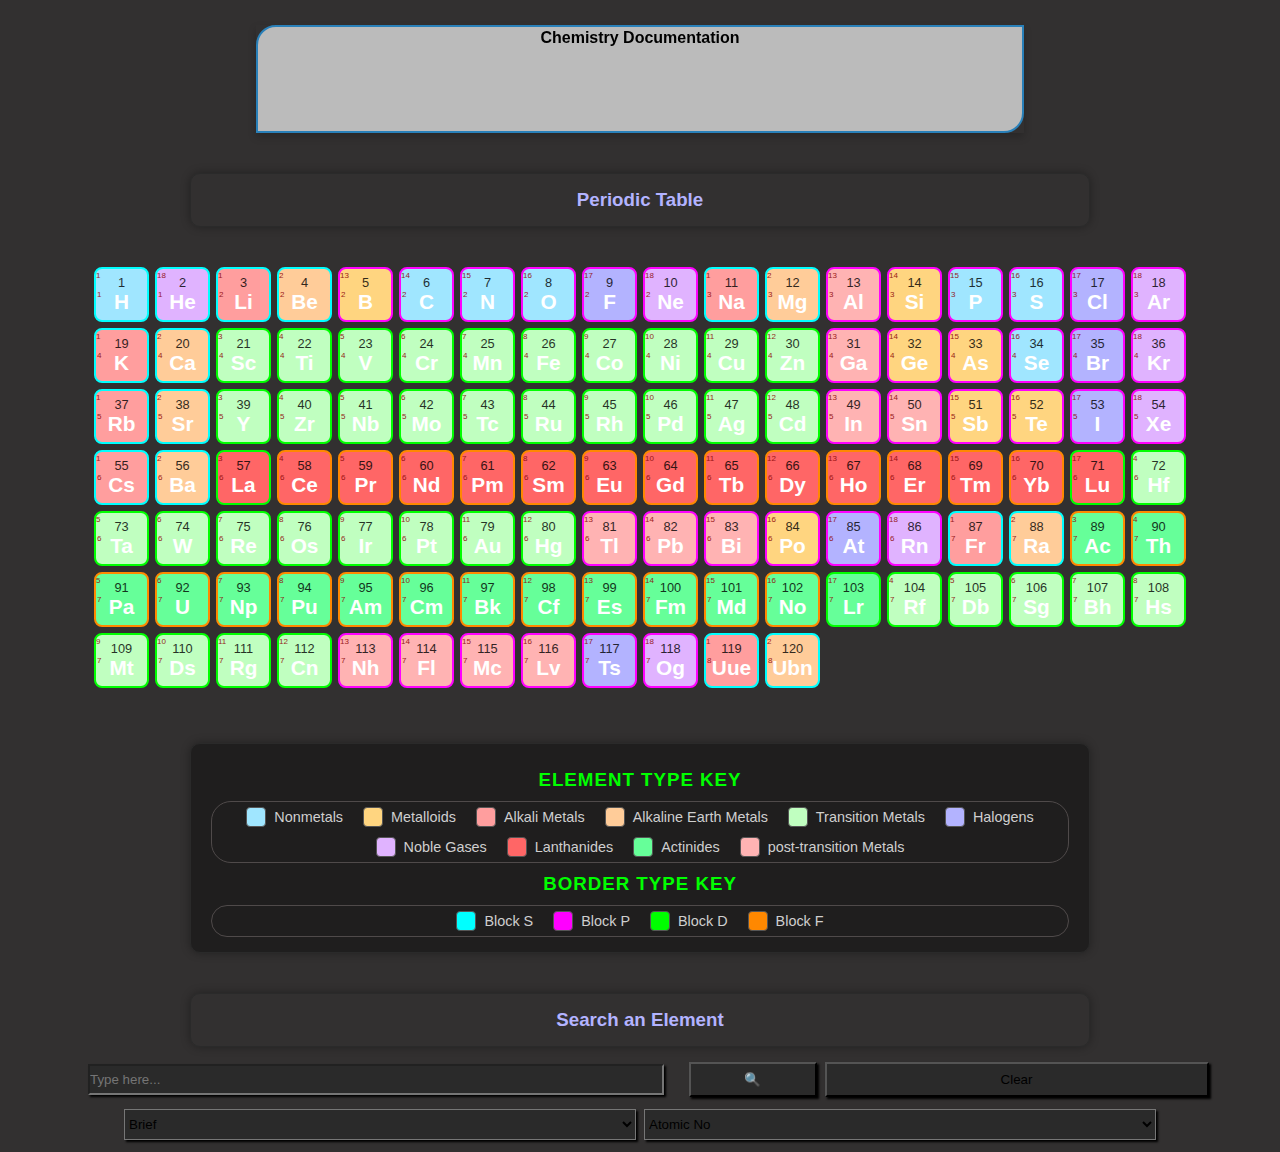
<file: index.html>
<!DOCTYPE html>
<html>
  <head>
    <meta http-equiv="refresh" content="0; url=Versions/v1.0/single-file/Chemistry_Explorer_Sheet_noServer.html">
    <title>Redirecting…</title>
  </head>
  <body>
    Redirecting to full demo… <a href="Versions/v1.0/single-file/Chemistry_Explorer_Sheet_noServer.html">Click here if not redirected</a>
  </body>
</html>
</file>
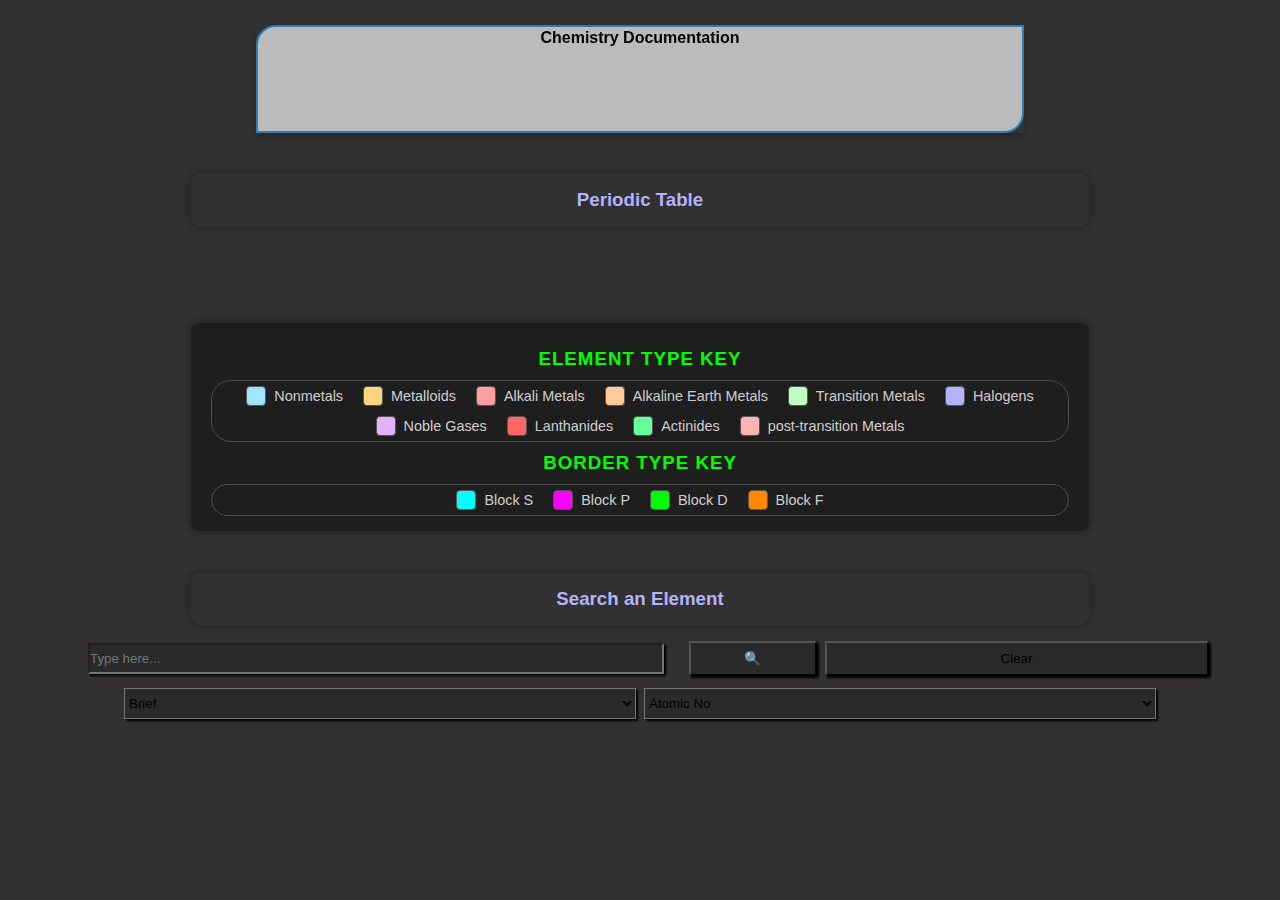
<file: Versions-temp/v1.0/modular/index.html>
<!DOCTYPE html>
<html lang="en">
<head>
  <meta charset="UTF-8" />
  <meta name="viewport" content="width=device-width, initial-scale=1.0" />
  <title>Chemistry Documentation</title>

<link rel="stylesheet" href="style.css">
</head>
<body>
  <div class="allContainer">
    <div class="header">
      <div class="heading">
        <h4 class="heading-front">Chemistry Documentation</h4>
        <h6 class="heading-back">Explore the fascinating world of chemistry!</h6>
      </div>
    </div>


<div class="periodicTable">
<h3 class="headingTopic">Periodic Table</h3>
</div>

<div class="periodic-table" id="periodic-table"></div>

</div>


<div class="legend">

  <h3>Element Type Key</h3>
  <div class="legend-items1">
    <div class="legend-item"><span style="background:#a0e6ff;"></span>Nonmetals</div>
    <div class="legend-item"><span style="background:#ffd580;"></span>Metalloids</div>
    <div class="legend-item"><span style="background:#ff9e9e;"></span>Alkali Metals</div>
    <div class="legend-item"><span style="background:#ffcc99;"></span>Alkaline Earth Metals</div>
    <div class="legend-item"><span style="background:#c0ffc0;"></span>Transition Metals</div>
    <div class="legend-item"><span style="background:#b3b3ff;"></span>Halogens</div>
    <div class="legend-item"><span style="background:#e0b3ff;"></span>Noble Gases</div>
    <div class="legend-item"><span style="background:#ff6666;"></span>Lanthanides</div>
    <div class="legend-item"><span style="background:#66ff99;"></span>Actinides</div>
    <div class="legend-item"><span style="background:#ffb3b3"></span>post-transition Metals</div>
  </div>
  <h3>Border Type Key</h3>
  <div class="legend-items2">
    <div class="legend-item"><span style="background:#00ffff"></span>Block S</div>
    <div class="legend-item"><span style="background:#ff00ff"></span>Block P</div>
    <div class="legend-item"><span style="background:#00ff00"></span>Block D</div>
    <div class="legend-item"><span style="background:#ff8800"></span>Block F</div>
  </div>
  
</div>


<div class="searchElement">
  <h3 class="headingTopic">Search an Element</h3>
</div>

<div class="search-element" id="search-element">

  <div class="searchbar">
    <input type="search" id="searchbox" placeholder="Type here...">
    <button type="button" id="searchbtn">🔍</button>
        <button type="button" id="clearbtn">Clear</button>
  </div>


  <div class="searchbar">
    <select id="searchstyleselect" title="Select query style...">
      <option value="brief">Brief</option>
      <option value="detail">Detail</option>
    </select>
    <select id="searchselect" title="Select query method...">
      <option value="atomicNo">Atomic No</option>
      <option value="symbol">Symbol</option>
      <option value="name">Name</option>
    </select>
  </div>

  <div class="search-result" id="search-result">
  </div>

</div>

<div id="element-popup" style="
  display:none;
  position:fixed;
  top:0; left:0;
  width:100%; height:100%;
  background:#00000088;
  backdrop-filter: blur(3px);
  justify-content:center;
  align-items:center;
  z-index:999;
">
  <div id="popup-content" style="
    background:#1e1e1e;
    padding:20px;
    width:320px;
    border-radius:12px;
    color:white;
    box-shadow:0 0 12px black;
  "></div>
</div>




<script src="script.js"></script>


</body>
</html>
</file>
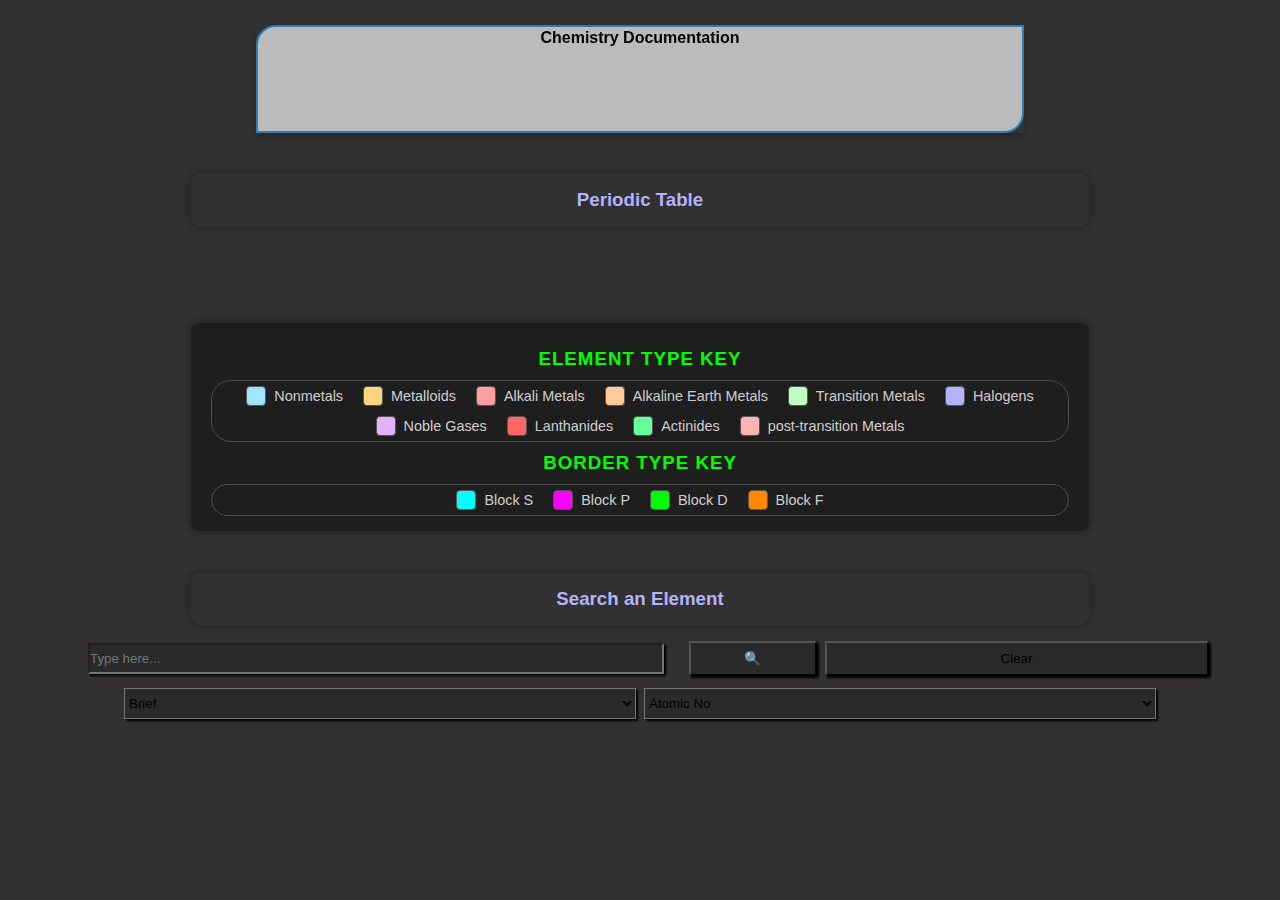
<file: v1.0/Chemistry_Explorer_Sheet.html>
<!DOCTYPE html>
<html lang="en">
<head>
  <meta charset="UTF-8" />
  <meta name="viewport" content="width=device-width, initial-scale=1.0" />
  <title>Chemistry Documentation</title>

  <style>
    :root {
      --chrome-bg: #2c2b2b;
      --panel-bg: #1f1e1e;
      --border-subtle: #2a2a2a;
      --text: #ffffff;
      --text-muted: #cfcfcf;
      --accent: #00ff00;
      --hover: #094771;
    }
    * {
      box-sizing: border-box;
      padding: 0;
      margin: 0;
    }
    body {
      background-color: rgb(50, 48, 48);
      color: white;
      height: auto;
      min-height: 100vh;
      width: 100vw;
      margin: auto;
      padding: 5px;
      font-family: Arial, sans-serif;
      overflow-y: auto;
      overflow-x: hidden;
    }
    .allContainer {
      height: 100%;
      width: 100%;
      margin: auto;
      display: flex;
      flex-direction: column;
      align-items: center;
    }
    .header {
      background-color: transparent;
      width: 60vw;
      height: 12vh;
      perspective: 1000px;
      margin: 20px;
    }
    .heading {
      position: relative;
      width: 100%;
      height: 100%;
      text-align: center;
      transition: transform 0.6s;
      transform-style: preserve-3d;
      box-shadow: 0 4px 8px 0 rgba(0, 0, 0, 0.2);
    }
    .header:hover .heading {
      transform: rotateY(180deg);
    }
    .heading-front {
      background-color: #bbb;
      color: black;
      text-align: center;
      position: absolute;
      border-top-left-radius: 20px;
      border-bottom-right-radius: 20px;
      border: 2px solid #2980b9;
      margin: auto;
      padding: 2px;
    }
    .heading-back {
      background-color: #2980b9;
      color: white;
      transform: rotateY(180deg);
      text-align: center;
      position: absolute;
      border-top-right-radius: 20px;
      border-bottom-left-radius: 20px;
      border: 2px solid #2980b9;
      margin: auto;
      padding: 2px;
    }
    .heading-front,
    .heading-back {
      position: absolute;
      width: 100%;
      height: 100%;
      -webkit-backface-visibility: hidden;
      backface-visibility: hidden;
    }

/* Periodic table grid */
.periodic-table {
  display: grid;
  grid-template-columns: repeat(18, 1fr);
  gap: 6px;
  padding: 10px;
  justify-items: center;
  max-width: 95%;
  margin: 20px auto;
}

/* Element card */
.element {
  background: var(--panel-bg);
  border: 1px solid var(--border-subtle);
  border-radius: 8px;
  padding: 8px;
  width: 55px;
  height: 55px;
  display: flex;
  flex-direction: column;
  align-items: center;
  justify-content: center;
  transition: 0.2s;
  cursor: pointer;
  position: relative;
}
.element .period-label,
.element .group-label {
  position: absolute;
  font-size: 0.5rem;
  color: rgb(145, 10, 10);
  opacity: 0.9;
}

.element .period-label {
  left: 1px;
}

.element .group-label {
  top: 2px;
  left: 0px;
}
.element:hover {
  transform: scale(1.08);
  border-color: var(--accent);
  background-color: var(--hover);
}

.symbol {
  font-size: 1.3rem;
  font-weight: bold;
  color: var(--text);
}

.number {
  font-size: 0.8rem;
  opacity: 0.8;
  color: black;
}

/* 📱 Responsive tweaks */
@media (max-width: 1200px) {
  .periodic-table {
    grid-template-columns: repeat(12, 1fr);
  }
}

@media (max-width: 900px) {
  .periodic-table {
    grid-template-columns: repeat(8, 1fr);
  }
  .element {
    width: 60px;
    height: 60px;
  }
}

@media (max-width: 600px) {
  .periodic-table {
    grid-template-columns: repeat(5, 1fr);
  }
  .element {
    width: 55px;
    height: 55px;
  }
  .symbol {
    font-size: 1.1rem;
  }
}

@media (max-width: 400px) {
  .periodic-table {
    grid-template-columns: repeat(4, 1fr);
    gap: 1px;
  }
  .element {
    width: 42px;
    height: 42px;
    padding: 6px;
  }
  .symbol {
    font-size: 1rem;
  }
  .number {
    font-size: 0.8rem;
  }
}


.legend {
  width: 90%;
  max-width: 900px;
  margin: 25px auto 40px;
  background-color: var(--panel-bg);
  border: 1px solid var(--border-subtle);
  border-radius: 10px;
  padding: 15px 20px;
  text-align: center;
  box-shadow: 0 0 10px #00000055;
}

.legend h3 {
  margin-bottom: 10px;
  color: var(--accent);
  letter-spacing: 1px;
  text-transform: uppercase;
  margin-top: 10px;
}

.legend-items1 {
  display: flex;
  flex-wrap: wrap;
  justify-content: center;
  gap: 10px 20px;
  padding: 5px;
  border: 1px solid rgb(79, 74, 74);
  border-radius: 20px;
}
.legend-items2 {
  display: flex;
  flex-wrap: wrap;
  justify-content: center;
  gap: 10px 20px;
  padding: 5px;
  border: 1px solid rgb(79, 74, 74);
  border-radius: 20px;
}

.legend-item {
  display: flex;
  align-items: center;
  font-size: 0.9rem;
  color: var(--text-muted);
}

.legend-item span {
  display: inline-block;
  width: 20px;
  height: 20px;
  margin-right: 8px;
  border-radius: 4px;
  border: 1px solid #555;
}

/* Responsive tweaks */
@media (max-width: 600px) {
  .legend-item {
    font-size: 0.8rem;
  }
  .legend-item span {
    width: 16px;
    height: 16px;
  }
}
.searchElement, .periodicTable{
  width: 90%;
  max-width: 900px;
  margin: 20px auto 10px;
  border: 1px solid var(--border-subtle);
  border-radius: 10px;
  padding: 15px 20px;
  text-align: center;
  box-shadow: 0 0 10px #00000055;
}

.headingTopic{
  color: #b3b3ff;
}
.search-element{
  width:90%;
  height: auto;
  display: flex;
  flex-direction: column;
  justify-self: center;
  align-self: center;
}
.searchbar{
  display: flex;
  flex-direction: row;
  height: 5vh;
  width: 100%;
  gap: 8px;
  padding: 3px;
  align-items: center;
  justify-content: center;
}

#searchbox{
  width: 45vw;
  background-color: var(--border-subtle);
  box-shadow: 2px 2px 2px black;
  margin: auto;
  color: white;
  height: 3.5vh;

}
#searchselect{
  background-color: var(--border-subtle);
  width: 40vw;
  height: 3.5vh;
  box-shadow: 2px 2px 2px black;
}
#searchstyleselect{
  background-color: var(--border-subtle);
  width: 40vw;
  height: 3.5vh;
  box-shadow: 2px 2px 2px black;
}
#searchbtn{

  background-color: var(--border-subtle);
  width: 10vw;
  height: 3.8vh;
  box-shadow: 2px 2px 2px black;
}

.search-result{
  background-color: var(--border-subtle);
  width: 100%;
  height: auto;
  box-shadow: 2px 2px 2px black;
}

#clearbtn{
  background-color: var(--border-subtle);
  width: 30vw;
  height: 3.8vh;
  box-shadow: 2px 2px 2px black;
}






  </style>
</head>
<body>
  <div class="allContainer">
    <div class="header">
      <div class="heading">
        <h4 class="heading-front">Chemistry Documentation</h4>
        <h6 class="heading-back">Explore the fascinating world of chemistry!</h6>
      </div>
    </div>


<div class="periodicTable">
<h3 class="headingTopic">Periodic Table</h3>
</div>

<div class="periodic-table" id="periodic-table"></div>

</div>


<div class="legend">

  <h3>Element Type Key</h3>
  <div class="legend-items1">
    <div class="legend-item"><span style="background:#a0e6ff;"></span>Nonmetals</div>
    <div class="legend-item"><span style="background:#ffd580;"></span>Metalloids</div>
    <div class="legend-item"><span style="background:#ff9e9e;"></span>Alkali Metals</div>
    <div class="legend-item"><span style="background:#ffcc99;"></span>Alkaline Earth Metals</div>
    <div class="legend-item"><span style="background:#c0ffc0;"></span>Transition Metals</div>
    <div class="legend-item"><span style="background:#b3b3ff;"></span>Halogens</div>
    <div class="legend-item"><span style="background:#e0b3ff;"></span>Noble Gases</div>
    <div class="legend-item"><span style="background:#ff6666;"></span>Lanthanides</div>
    <div class="legend-item"><span style="background:#66ff99;"></span>Actinides</div>
    <div class="legend-item"><span style="background:#ffb3b3"></span>post-transition Metals</div>
  </div>
  <h3>Border Type Key</h3>
  <div class="legend-items2">
    <div class="legend-item"><span style="background:#00ffff"></span>Block S</div>
    <div class="legend-item"><span style="background:#ff00ff"></span>Block P</div>
    <div class="legend-item"><span style="background:#00ff00"></span>Block D</div>
    <div class="legend-item"><span style="background:#ff8800"></span>Block F</div>
  </div>
  
</div>


<div class="searchElement">
  <h3 class="headingTopic">Search an Element</h3>
</div>

<div class="search-element" id="search-element">

  <div class="searchbar">
    <input type="search" id="searchbox" placeholder="Type here...">
    <button type="button" id="searchbtn">🔍</button>
        <button type="button" id="clearbtn">Clear</button>
  </div>


  <div class="searchbar">
    <select id="searchstyleselect" title="Select query style...">
      <option value="brief">Brief</option>
      <option value="detail">Detail</option>
    </select>
    <select id="searchselect" title="Select query method...">
      <option value="atomicNo">Atomic No</option>
      <option value="symbol">Symbol</option>
      <option value="name">Name</option>
    </select>
  </div>

  <div class="search-result" id="search-result">
  </div>

</div>


<div id="element-popup" style="
  display:none;
  position:fixed;
  top:0; left:0;
  width:100%; height:100%;
  background:#00000088;
  backdrop-filter: blur(3px);
  justify-content:center;
  align-items:center;
  z-index:999;
">
  <div id="popup-content" style="
    background:#1e1e1e;
    padding:20px;
    width:320px;
    border-radius:12px;
    color:white;
    box-shadow:0 0 12px black;
  "></div>
</div>



<script>
const colorMap = {
  "nonmetal": "#a0e6ff",
  "metalloid": "#ffd580",
  "alkali metal": "#ff9e9e",
  "alkaline earth metal": "#ffcc99",
  "transition metal": "#c0ffc0",
  "halogen": "#b3b3ff",
  "noble gas": "#e0b3ff",
  "lanthanide": "#ff6666",
  "actinide": "#66ff99",
  "post-transition metal": "#ffb3b3"
};

let allElements = []; // cache all elements

async function loadElements() {
  try {
    const response = await fetch("http://localhost:8080/elements.json");
    allElements = await response.json();
    renderPeriodicTable(allElements);
  } catch (error) {
    console.error("❌ Error loading JSON:", error);
  }
}

function renderPeriodicTable(elements) {
  const table = document.getElementById("periodic-table");
  table.innerHTML = "";

  elements.forEach((el) => {
    const cell = document.createElement("div");
    cell.className = "element";

    const category = (el.category || "").toLowerCase().trim();
    const color = colorMap[category] || "var(--panel-bg)";
    cell.style.backgroundColor = color;

    const blockColors = {
      s: "#00ffff",
      p: "#ff00ff",
      d: "#00ff00",
      f: "#ff8800",
    };
    const borderColor = blockColors[el.block] || "#999";
    cell.style.border = `2px solid ${borderColor}`;

    cell.title = `${el.name} (${el.atomicMass})`;

    cell.innerHTML = `
      <div class="period-label">${el.period}</div>
      <div class="group-label">${el.group}</div>
      <div class="number">${el.atomicNumber}</div>
      <div class="symbol">${el.symbol}</div>
    `;

    table.appendChild(cell);


// RIGHT-CLICK = open popup
cell.addEventListener("contextmenu", (e) => {
  e.preventDefault();
  openPopup(el);
});

// LONG PRESS = open popup
let pressTimer;
cell.addEventListener("touchstart", () => {
  pressTimer = setTimeout(() => openPopup(el), 500);
});
cell.addEventListener("touchend", () => clearTimeout(pressTimer));
  });
}

// =========================
// Popup System
// =========================
const popup = document.getElementById("element-popup");
const popupContent = document.getElementById("popup-content");

// Close popup when clicking outside it
popup.addEventListener("click", (event) => {
  if (event.target === popup) popup.style.display = "none";
});

function openPopup(el) {
  popupContent.innerHTML = `
    <h2 style="color:${colorMap[el.category.toLowerCase()] || 'white'};">
      ${el.symbol} – ${el.name}
    </h2>
    <p><strong>Atomic No:</strong> ${el.atomicNumber}</p>
    <p><strong>Atomic Mass:</strong> ${el.atomicMass}</p>
    <p><strong>Valency:</strong> ${el.valency}</p>
    <p><strong>Category:</strong> ${el.category}</p>
    <p><strong>Block:</strong> ${el.block.toUpperCase()}</p>
    <p><strong>Period:</strong> ${el.period}</p>
    <p><strong>Group:</strong> ${el.group}</p>
  `;

  popup.style.display = "flex";
}



// 🔍 SEARCH FEATURE
function searchElement() {
  const query = document.getElementById("searchbox").value.trim().toLowerCase();
  const method = document.getElementById("searchselect").value;

  if (!query) {
    renderPeriodicTable(allElements);
    return;
  }

  const results = allElements.filter((el) => {
    if (method === "name") return el.name.toLowerCase().includes(query);
    if (method === "symbol") return el.symbol.toLowerCase() === query;
    if (method === "atomicNo") return el.atomicNumber == query;
  });

  let resultDiv = document.getElementById("search-result");

  if (results.length === 0) {
    resultDiv.innerHTML = `<p style="padding:8px;color:red;">No element found!</p>`;
    renderPeriodicTable(allElements);
    return;
  }


  const styleSearch = document.getElementById("searchstyleselect").value;


  if (styleSearch == "brief"){
    // show summary
  resultDiv.innerHTML = results
    .map(
      (el) => `
      <div style="padding:8px;border-bottom:1px solid #333;">
        <strong>${el.name}</strong> (${el.symbol})<br>
        Atomic No: ${el.atomicNumber}<br>
        Atomic Mass: ${el.atomicMass}<br>
        Valency: ${el.valency}<br>
        Category: ${el.category}<br>
        Block: ${el.block.toUpperCase()}
      </div>`
    )
    .join("");


  };

  if (styleSearch == "detail"){
  // show summary
  resultDiv.innerHTML = results
    .map(
      (el) => `
      <div style="padding:8px;border-bottom:1px solid #333;">
        <strong>${el.name}</strong> (${el.symbol})<br>
        Neutrons: ${el.neutrons}<br>
        Atomic No: ${el.atomicNumber}<br>
        Atomic Mass: ${el.atomicMass}<br>
        Atomic Radius: ${el.atomicRadius}<br>
        Ionic Radius: ${el.ionicRadius}<br>
        Valency: ${el.valency}<br>
        Atomicity : ${el.atomicity}<br>
        Molecular Mass: ${el.molecularMass}<br>
        Category: ${el.category}<br>
        Phase: ${el.phase}<br>
        Standard State: ${el.standardState}<br>
        Color: ${el.color}<br>
        Block: ${el.block.toUpperCase()}<br>
        Period: ${el.period}<br>
        Group: ${el.group}<br>
        Density: ${el.density}<br>
        Melting Point: ${el.meltingPoint}<br>
        Boiling Point: ${el.boilingPoint}<br>
        Electron Configuration: ${el.electronConfiguration}<br>
        Electro-Negativity: ${el.electronegativity}<br>
        Covalent Radius: ${el.covalentRadius}<br>
        Ionization Energy: ${el.ionizationEnergy}<br>
        Electron Affinity: ${el.electronAffinity}<br>
        Oxidation States: ${el.oxidationStates}<br>
        Bonding Type: ${el.bondingType}<br>
        Crystal Structure: ${el.crystalStructure}<br>
        Isotopes: ${el.isotopes}<br>
        Radioactive: ${el.radioactive}<br>
        Toxicity: ${el.toxicity}<br>
        Occurrence: ${el.naturalOccurrence}<br>
        Origin: ${el.naturalOrManMade}<br>
        Discovered-by: ${el.discoveredBy}<br>
        Discovered-in: ${el.discoveryYear}<br>
        Uses: ${el.uses}<br>
      </div>`
    )
    .join("");
    }
document.getElementById("clearbtn").style.color = "red";

}
document.getElementById("searchbtn").addEventListener("click", searchElement);
document.getElementById("searchbox").addEventListener("keypress", (e) => {
  if (e.key === "Enter") searchElement();
});


document.getElementById("clearbtn").addEventListener("click", ()=>{   
    document.getElementById("search-result").innerHTML = '';
    document.getElementById("searchbox").value = '';
    document.getElementById("searchselect").selectedIndex = 0 ;
    document.getElementById("searchstyleselect").selectedIndex = 0;
    document.getElementById("clearbtn").style.color = "black";
    

});


loadElements();


/*There may be some inaccuracy in the information. So please verify before use.*/
//Details on elements are generated by AI and thus may be inaccurate.
</script>


</body>
</html>
</file>
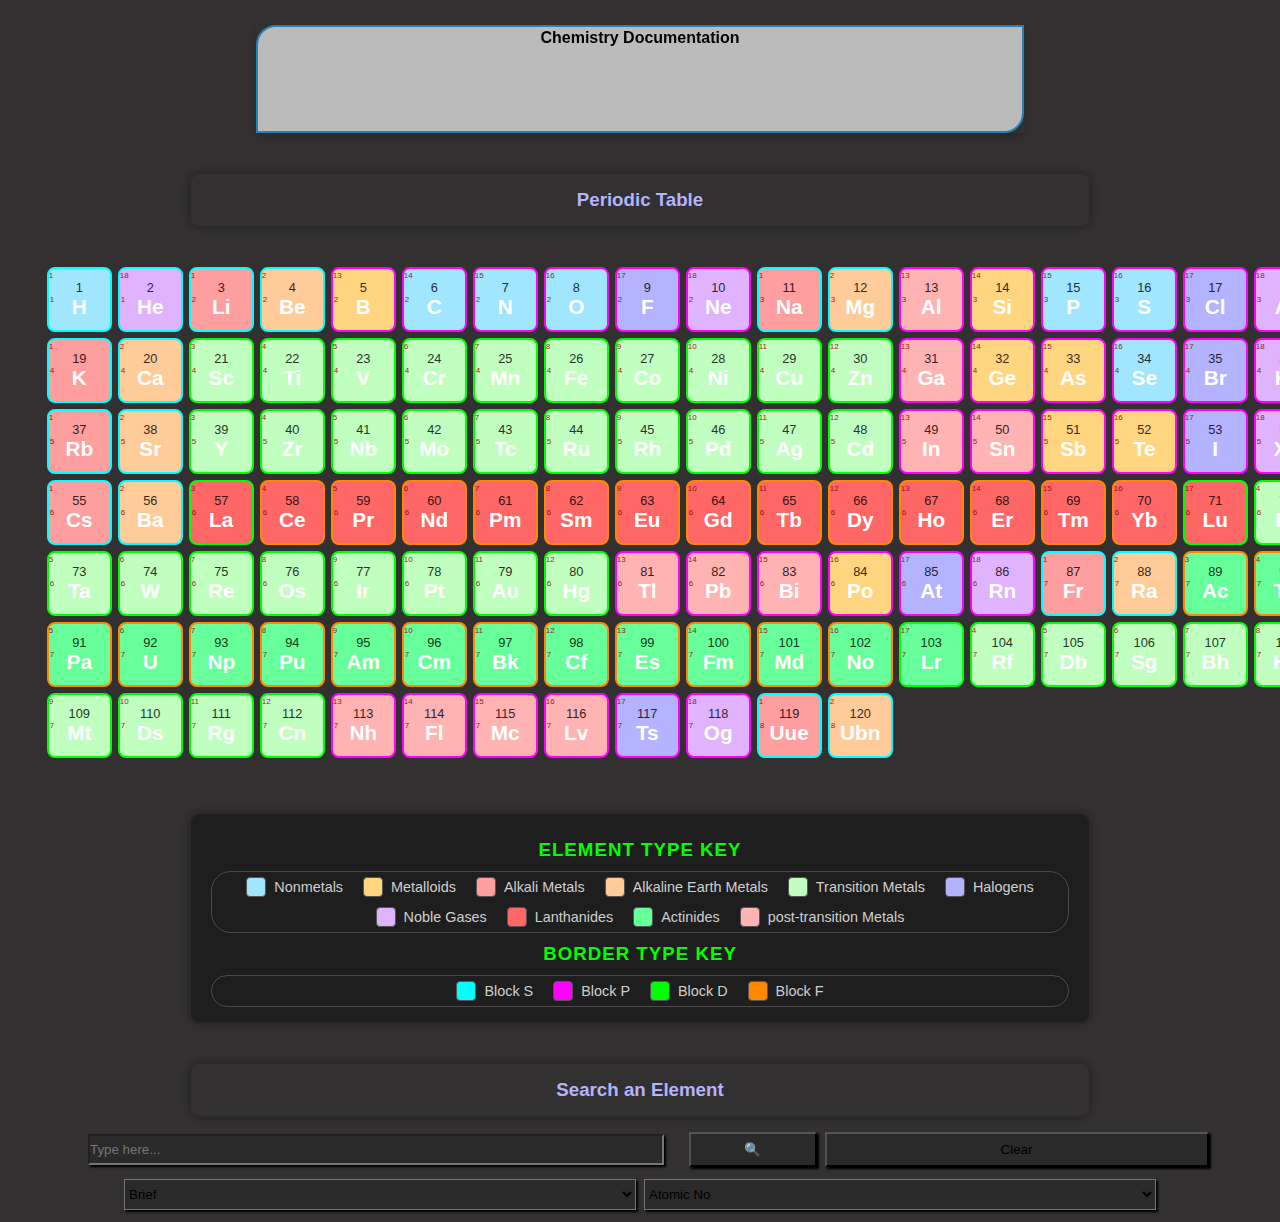
<file: v1.0/Chemistry_Explorer_Sheet_full-Self.html>
<!DOCTYPE html>
<html lang="en">
<head>
  <meta charset="UTF-8" />
  <meta name="viewport" content="width=device-width, initial-scale=1.0" />
  <title>Chemistry Documentation</title>

  <style>
    :root {
      --chrome-bg: #2c2b2b;
      --panel-bg: #1f1e1e;
      --border-subtle: #2a2a2a;
      --text: #ffffff;
      --text-muted: #cfcfcf;
      --accent: #00ff00;
      --hover: #094771;
    }
    * {
      box-sizing: border-box;
      padding: 0;
      margin: 0;
    }
    body {
      background-color: rgb(50, 48, 48);
      color: white;
      height: auto;
      min-height: 100vh;
      width: 100vw;
      margin: auto;
      padding: 5px;
      font-family: Arial, sans-serif;
      overflow-y: auto;
      overflow-x: hidden;
    }
    .allContainer {
      height: 100%;
      width: 100%;
      margin: auto;
      display: flex;
      flex-direction: column;
      align-items: center;
    }
    .header {
      background-color: transparent;
      width: 60vw;
      height: 12vh;
      perspective: 1000px;
      margin: 20px;
    }
    .heading {
      position: relative;
      width: 100%;
      height: 100%;
      text-align: center;
      transition: transform 0.6s;
      transform-style: preserve-3d;
      box-shadow: 0 4px 8px 0 rgba(0, 0, 0, 0.2);
    }
    .header:hover .heading {
      transform: rotateY(180deg);
    }
    .heading-front {
      background-color: #bbb;
      color: black;
      text-align: center;
      position: absolute;
      border-top-left-radius: 20px;
      border-bottom-right-radius: 20px;
      border: 2px solid #2980b9;
      margin: auto;
      padding: 2px;
    }
    .heading-back {
      background-color: #2980b9;
      color: white;
      transform: rotateY(180deg);
      text-align: center;
      position: absolute;
      border-top-right-radius: 20px;
      border-bottom-left-radius: 20px;
      border: 2px solid #2980b9;
      margin: auto;
      padding: 2px;
    }
    .heading-front,
    .heading-back {
      position: absolute;
      width: 100%;
      height: 100%;
      -webkit-backface-visibility: hidden;
      backface-visibility: hidden;
    }

/* Periodic table grid */
.periodic-table {
  display: grid;
  grid-template-columns: repeat(18, 1fr);
  gap: 6px;
  padding: 10px;
  justify-items: center;
  max-width: 95%;
  margin: 20px auto;
}

/* Element card */
.element {
  background: var(--panel-bg);
  border: 1px solid var(--border-subtle);
  border-radius: 8px;
  padding: 8px;
  width: 65px;
  height: 65px;
  display: flex;
  flex-direction: column;
  align-items: center;
  justify-content: center;
  transition: 0.2s;
  cursor: pointer;
  position: relative;
}
.element .period-label,
.element .group-label {
  position: absolute;
  font-size: 0.5rem;
  color: rgb(145, 10, 10);
  opacity: 0.9;
}

.element .period-label {
  left: 1px;
}

.element .group-label {
  top: 2px;
  left: 0px;
}
.element:hover {
  transform: scale(1.08);
  border-color: var(--accent);
  background-color: var(--hover);
}

.symbol {
  font-size: 1.3rem;
  font-weight: bold;
  color: var(--text);
}

.number {
  font-size: 0.8rem;
  opacity: 0.8;
  color: black;
}

/* 📱 Responsive tweaks */
@media (max-width: 1200px) {
  .periodic-table {
    grid-template-columns: repeat(12, 1fr);
  }
}

@media (max-width: 900px) {
  .periodic-table {
    grid-template-columns: repeat(8, 1fr);
  }
  .element {
    width: 60px;
    height: 60px;
  }
}

@media (max-width: 600px) {
  .periodic-table {
    grid-template-columns: repeat(5, 1fr);
  }
  .element {
    width: 55px;
    height: 55px;
  }
  .symbol {
    font-size: 1.1rem;
  }
}

@media (max-width: 400px) {
  .periodic-table {
    grid-template-columns: repeat(4, 1fr);
    gap: 1px;
  }
  .element {
    width: 42px;
    height: 42px;
    padding: 6px;
  }
  .symbol {
    font-size: 1rem;
  }
  .number {
    font-size: 0.8rem;
  }
}


.legend {
  width: 90%;
  max-width: 900px;
  margin: 25px auto 40px;
  background-color: var(--panel-bg);
  border: 1px solid var(--border-subtle);
  border-radius: 10px;
  padding: 15px 20px;
  text-align: center;
  box-shadow: 0 0 10px #00000055;
}

.legend h3 {
  margin-bottom: 10px;
  color: var(--accent);
  letter-spacing: 1px;
  text-transform: uppercase;
  margin-top: 10px;
}

.legend-items1 {
  display: flex;
  flex-wrap: wrap;
  justify-content: center;
  gap: 10px 20px;
  padding: 5px;
  border: 1px solid rgb(79, 74, 74);
  border-radius: 20px;
}
.legend-items2 {
  display: flex;
  flex-wrap: wrap;
  justify-content: center;
  gap: 10px 20px;
  padding: 5px;
  border: 1px solid rgb(79, 74, 74);
  border-radius: 20px;
}

.legend-item {
  display: flex;
  align-items: center;
  font-size: 0.9rem;
  color: var(--text-muted);
}

.legend-item span {
  display: inline-block;
  width: 20px;
  height: 20px;
  margin-right: 8px;
  border-radius: 4px;
  border: 1px solid #555;
}

/* Responsive tweaks */
@media (max-width: 600px) {
  .legend-item {
    font-size: 0.8rem;
  }
  .legend-item span {
    width: 16px;
    height: 16px;
  }
}
.searchElement, .periodicTable{
  width: 90%;
  max-width: 900px;
  margin: 20px auto 10px;
  border: 1px solid var(--border-subtle);
  border-radius: 10px;
  padding: 15px 20px;
  text-align: center;
  box-shadow: 0 0 10px #00000055;
}

.headingTopic{
  color: #b3b3ff;
}
.search-element{
  width:90%;
  height: auto;
  display: flex;
  flex-direction: column;
  justify-self: center;
  align-self: center;
}
.searchbar{
  display: flex;
  flex-direction: row;
  height: 5vh;
  width: 100%;
  gap: 8px;
  padding: 3px;
  align-items: center;
  justify-content: center;
}

#searchbox{
  width: 45vw;
  background-color: var(--border-subtle);
  box-shadow: 2px 2px 2px black;
  margin: auto;
  color: white;
  height: 3.5vh;

}
#searchselect{
  background-color: var(--border-subtle);
  width: 40vw;
  height: 3.5vh;
  box-shadow: 2px 2px 2px black;
}
#searchstyleselect{
  background-color: var(--border-subtle);
  width: 40vw;
  height: 3.5vh;
  box-shadow: 2px 2px 2px black;
}
#searchbtn{

  background-color: var(--border-subtle);
  width: 10vw;
  height: 3.8vh;
  box-shadow: 2px 2px 2px black;
}

.search-result{
  background-color: var(--border-subtle);
  width: 100%;
  height: auto;
  box-shadow: 2px 2px 2px black;
}

#clearbtn{
  background-color: var(--border-subtle);
  width: 30vw;
  height: 3.8vh;
  box-shadow: 2px 2px 2px black;
}






  </style>
</head>
<body>
  <div class="allContainer">
    <div class="header">
      <div class="heading">
        <h4 class="heading-front">Chemistry Documentation</h4>
        <h6 class="heading-back">Explore the fascinating world of chemistry!</h6>
      </div>
    </div>


<div class="periodicTable">
<h3 class="headingTopic">Periodic Table</h3>
</div>

<div class="periodic-table" id="periodic-table"></div>

</div>


<div class="legend">

  <h3>Element Type Key</h3>
  <div class="legend-items1">
    <div class="legend-item"><span style="background:#a0e6ff;"></span>Nonmetals</div>
    <div class="legend-item"><span style="background:#ffd580;"></span>Metalloids</div>
    <div class="legend-item"><span style="background:#ff9e9e;"></span>Alkali Metals</div>
    <div class="legend-item"><span style="background:#ffcc99;"></span>Alkaline Earth Metals</div>
    <div class="legend-item"><span style="background:#c0ffc0;"></span>Transition Metals</div>
    <div class="legend-item"><span style="background:#b3b3ff;"></span>Halogens</div>
    <div class="legend-item"><span style="background:#e0b3ff;"></span>Noble Gases</div>
    <div class="legend-item"><span style="background:#ff6666;"></span>Lanthanides</div>
    <div class="legend-item"><span style="background:#66ff99;"></span>Actinides</div>
    <div class="legend-item"><span style="background:#ffb3b3"></span>post-transition Metals</div>
  </div>
  <h3>Border Type Key</h3>
  <div class="legend-items2">
    <div class="legend-item"><span style="background:#00ffff"></span>Block S</div>
    <div class="legend-item"><span style="background:#ff00ff"></span>Block P</div>
    <div class="legend-item"><span style="background:#00ff00"></span>Block D</div>
    <div class="legend-item"><span style="background:#ff8800"></span>Block F</div>
  </div>
  
</div>


<div class="searchElement">
  <h3 class="headingTopic">Search an Element</h3>
</div>

<div class="search-element" id="search-element">

  <div class="searchbar">
    <input type="search" id="searchbox" placeholder="Type here...">
    <button type="button" id="searchbtn">🔍</button>
        <button type="button" id="clearbtn">Clear</button>
  </div>


  <div class="searchbar">
    <select id="searchstyleselect" title="Select query style...">
      <option value="brief">Brief</option>
      <option value="detail">Detail</option>
    </select>
    <select id="searchselect" title="Select query method...">
      <option value="atomicNo">Atomic No</option>
      <option value="symbol">Symbol</option>
      <option value="name">Name</option>
    </select>
  </div>

  <div class="search-result" id="search-result">
  </div>

</div>






<script>
const colorMap = {
  "nonmetal": "#a0e6ff",
  "metalloid": "#ffd580",
  "alkali metal": "#ff9e9e",
  "alkaline earth metal": "#ffcc99",
  "transition metal": "#c0ffc0",
  "halogen": "#b3b3ff",
  "noble gas": "#e0b3ff",
  "lanthanide": "#ff6666",
  "actinide": "#66ff99",
  "post-transition metal": "#ffb3b3"
};

let allElements = [
  {
    "atomicNumber": 1,
    "symbol": "H",
    "name": "Hydrogen",
    "atomicMass": 1.008,
    "category": "Nonmetal",
    "group": 1,
    "period": 1,
    "block": "s",
    "phase": "Gas",
    "density": 8.988e-05,
    "meltingPoint": 14.01,
    "boilingPoint": 20.28,
    "electronegativity": 2.2,
    "atomicRadius": 53,
    "ionicRadius": null,
    "covalentRadius": 31,
    "ionizationEnergy": 1312,
    "electronAffinity": 72.8,
    "oxidationStates": "+1, -1",
    "electronConfiguration": "1s1",
    "standardState": "Gas",
    "bondingType": "Diatomic",
    "crystalStructure": "Hexagonal",
    "color": "Colorless",
    "discoveryYear": 1766,
    "discoveredBy": "Henry Cavendish",
    "radioactive": false,
    "naturalOccurrence": "Natural",
    "toxicity": "Non-toxic",
    "uses": "Fuel, ammonia production",
    "isotopes": 3,
    "naturalOrManMade": "Natural",
    "valency": 1,
    "atomicity": 2,
    "molecularMass": 2.016,
    "neutrons": 0
  },
  {
    "atomicNumber": 2,
    "symbol": "He",
    "name": "Helium",
    "atomicMass": 4.0026,
    "category": "Noble Gas",
    "group": 18,
    "period": 1,
    "block": "s",
    "phase": "Gas",
    "density": 0.0001785,
    "meltingPoint": null,
    "boilingPoint": 4.22,
    "electronegativity": null,
    "atomicRadius": 31,
    "ionicRadius": null,
    "covalentRadius": 28,
    "ionizationEnergy": 2372.3,
    "electronAffinity": 0,
    "oxidationStates": "0",
    "electronConfiguration": "1s2",
    "standardState": "Gas",
    "bondingType": "Atomic",
    "crystalStructure": "Hexagonal",
    "color": "Colorless",
    "discoveryYear": 1895,
    "discoveredBy": "Pierre Janssen, Norman Lockyer",
    "radioactive": false,
    "naturalOccurrence": "Natural",
    "toxicity": "Non-toxic",
    "uses": "Coolant, balloons",
    "isotopes": 2,
    "naturalOrManMade": "Natural",
    "valency": 0,
    "atomicity": 1,
    "molecularMass": 4.0026,
    "neutrons": 2
  },
  {
    "atomicNumber": 3,
    "symbol": "Li",
    "name": "Lithium",
    "atomicMass": 6.94,
    "category": "Alkali Metal",
    "group": 1,
    "period": 2,
    "block": "s",
    "phase": "Solid",
    "density": 0.534,
    "meltingPoint": 453.69,
    "boilingPoint": 1615,
    "electronegativity": 0.98,
    "atomicRadius": 167,
    "ionicRadius": 76,
    "covalentRadius": 128,
    "ionizationEnergy": 520.2,
    "electronAffinity": 59.6,
    "oxidationStates": "+1",
    "electronConfiguration": "[He] 2s1",
    "standardState": "Solid",
    "bondingType": "Metallic",
    "crystalStructure": "Body-centered cubic",
    "color": "Silvery-white",
    "discoveryYear": 1817,
    "discoveredBy": "Johan Arfwedson",
    "radioactive": false,
    "naturalOccurrence": "Natural",
    "toxicity": "Low toxicity",
    "uses": "Batteries, ceramics",
    "isotopes": 2,
    "naturalOrManMade": "Natural",
    "valency": 1,
    "atomicity": 1,
    "molecularMass": 6.94,
    "neutrons": 4
  },
  {
    "atomicNumber": 4,
    "symbol": "Be",
    "name": "Beryllium",
    "atomicMass": 9.0122,
    "category": "Alkaline Earth Metal",
    "group": 2,
    "period": 2,
    "block": "s",
    "phase": "Solid",
    "density": 1.85,
    "meltingPoint": 1560,
    "boilingPoint": 2742,
    "electronegativity": 1.57,
    "atomicRadius": 112,
    "ionicRadius": 35,
    "covalentRadius": 96,
    "ionizationEnergy": 899.5,
    "electronAffinity": 0,
    "oxidationStates": "+2",
    "electronConfiguration": "[He] 2s2",
    "standardState": "Solid",
    "bondingType": "Metallic",
    "crystalStructure": "Hexagonal",
    "color": "Steel-gray",
    "discoveryYear": 1798,
    "discoveredBy": "Louis Nicolas Vauquelin",
    "radioactive": false,
    "naturalOccurrence": "Natural",
    "toxicity": "Toxic",
    "uses": "Aerospace materials, alloys",
    "isotopes": 6,
    "naturalOrManMade": "Natural",
    "valency": 2,
    "atomicity": 1,
    "molecularMass": 9.0122,
    "neutrons": 5
  },
  {
    "atomicNumber": 5,
    "symbol": "B",
    "name": "Boron",
    "atomicMass": 10.81,
    "category": "Metalloid",
    "group": 13,
    "period": 2,
    "block": "p",
    "phase": "Solid",
    "density": 2.34,
    "meltingPoint": 2349,
    "boilingPoint": 4200,
    "electronegativity": 2.04,
    "atomicRadius": 87,
    "ionicRadius": null,
    "covalentRadius": 84,
    "ionizationEnergy": 800.6,
    "electronAffinity": 26.7,
    "oxidationStates": "+3",
    "electronConfiguration": "[He] 2s2 2p1",
    "standardState": "Solid",
    "bondingType": "Covalent",
    "crystalStructure": "Rhombohedral",
    "color": "Black",
    "discoveryYear": 1808,
    "discoveredBy": "Joseph Louis Gay-Lussac, Louis Jacques Th\u00e9nard",
    "radioactive": false,
    "naturalOccurrence": "Natural",
    "toxicity": "Low toxicity",
    "uses": "Detergents, glass, semiconductors",
    "isotopes": 2,
    "naturalOrManMade": "Natural",
    "valency": 3,
    "atomicity": 1,
    "molecularMass": 10.81,
    "neutrons": 6
  },
  {
    "atomicNumber": 6,
    "symbol": "C",
    "name": "Carbon",
    "atomicMass": 12.011,
    "category": "Nonmetal",
    "group": 14,
    "period": 2,
    "block": "p",
    "phase": "Solid",
    "density": 2.26,
    "meltingPoint": 3823,
    "boilingPoint": 4300,
    "electronegativity": 2.55,
    "atomicRadius": 67,
    "ionicRadius": null,
    "covalentRadius": 77,
    "ionizationEnergy": 1086.5,
    "electronAffinity": 153.9,
    "oxidationStates": "+4, +2, -4",
    "electronConfiguration": "[He] 2s2 2p2",
    "standardState": "Solid",
    "bondingType": "Covalent",
    "crystalStructure": "Hexagonal or cubic",
    "color": "Black (graphite)",
    "discoveryYear": -4000,
    "discoveredBy": "Unknown",
    "radioactive": false,
    "naturalOccurrence": "Natural",
    "toxicity": "Non-toxic",
    "uses": "Organic compounds, fuels, steel",
    "isotopes": 3,
    "naturalOrManMade": "Natural",
    "valency": 4,
    "atomicity": 1,
    "molecularMass": 12.011,
    "neutrons": 6
  },
  {
    "atomicNumber": 7,
    "symbol": "N",
    "name": "Nitrogen",
    "atomicMass": 14.007,
    "category": "Nonmetal",
    "group": 15,
    "period": 2,
    "block": "p",
    "phase": "Gas",
    "density": 0.0012506,
    "meltingPoint": 63.15,
    "boilingPoint": 77.36,
    "electronegativity": 3.04,
    "atomicRadius": 56,
    "ionicRadius": null,
    "covalentRadius": 71,
    "ionizationEnergy": 1402.3,
    "electronAffinity": -6.8,
    "oxidationStates": "-3, +3, +5, +2, +4",
    "electronConfiguration": "[He] 2s2 2p3",
    "standardState": "Gas",
    "bondingType": "Diatomic",
    "crystalStructure": "Hexagonal",
    "color": "Colorless",
    "discoveryYear": 1772,
    "discoveredBy": "Daniel Rutherford",
    "radioactive": false,
    "naturalOccurrence": "Natural",
    "toxicity": "Non-toxic",
    "uses": "Fertilizers, explosives, refrigerants",
    "isotopes": 2,
    "naturalOrManMade": "Natural",
    "valency": 3,
    "atomicity": 2,
    "molecularMass": 28.014,
    "neutrons": 7
  },
  {
    "atomicNumber": 8,
    "symbol": "O",
    "name": "Oxygen",
    "atomicMass": 15.999,
    "category": "Nonmetal",
    "group": 16,
    "period": 2,
    "block": "p",
    "phase": "Gas",
    "density": 0.001429,
    "meltingPoint": 54.36,
    "boilingPoint": 90.2,
    "electronegativity": 3.44,
    "atomicRadius": 48,
    "ionicRadius": null,
    "covalentRadius": 66,
    "ionizationEnergy": 1313.9,
    "electronAffinity": 141,
    "oxidationStates": "-2",
    "electronConfiguration": "[He] 2s2 2p4",
    "standardState": "Gas",
    "bondingType": "Diatomic",
    "crystalStructure": "Cubic",
    "color": "Colorless",
    "discoveryYear": 1774,
    "discoveredBy": "Carl Wilhelm Scheele, Joseph Priestley",
    "radioactive": false,
    "naturalOccurrence": "Natural",
    "toxicity": "Non-toxic",
    "uses": "Breathing, combustion, oxides",
    "isotopes": 3,
    "naturalOrManMade": "Natural",
    "valency": 2,
    "atomicity": 2,
    "molecularMass": 31.998,
    "neutrons": 8
  },
  {
    "atomicNumber": 9,
    "symbol": "F",
    "name": "Fluorine",
    "atomicMass": 18.998,
    "category": "Halogen",
    "group": 17,
    "period": 2,
    "block": "p",
    "phase": "Gas",
    "density": 0.001696,
    "meltingPoint": 53.53,
    "boilingPoint": 85.03,
    "electronegativity": 3.98,
    "atomicRadius": 42,
    "ionicRadius": null,
    "covalentRadius": 64,
    "ionizationEnergy": 1681,
    "electronAffinity": 328,
    "oxidationStates": "-1",
    "electronConfiguration": "[He] 2s2 2p5",
    "standardState": "Gas",
    "bondingType": "Covalent",
    "crystalStructure": "Cubic",
    "color": "Pale yellow",
    "discoveryYear": 1886,
    "discoveredBy": "Henri Moissan",
    "radioactive": false,
    "naturalOccurrence": "Natural",
    "toxicity": "Highly toxic",
    "uses": "Teflon, refrigerants, uranium processing",
    "isotopes": 1,
    "naturalOrManMade": "Natural",
    "valency": 1,
    "atomicity": 2,
    "molecularMass": 37.996,
    "neutrons": 10
  },
  {
    "atomicNumber": 10,
    "symbol": "Ne",
    "name": "Neon",
    "atomicMass": 20.18,
    "category": "Noble Gas",
    "group": 18,
    "period": 2,
    "block": "p",
    "phase": "Gas",
    "density": 0.0008999,
    "meltingPoint": 24.56,
    "boilingPoint": 27.07,
    "electronegativity": null,
    "atomicRadius": 38,
    "ionicRadius": null,
    "covalentRadius": 58,
    "ionizationEnergy": 2080.7,
    "electronAffinity": 0,
    "oxidationStates": "0",
    "electronConfiguration": "[He] 2s2 2p6",
    "standardState": "Gas",
    "bondingType": "Atomic",
    "crystalStructure": "Face-centered cubic",
    "color": "Colorless",
    "discoveryYear": 1898,
    "discoveredBy": "Morris Travers, William Ramsay",
    "radioactive": false,
    "naturalOccurrence": "Natural",
    "toxicity": "Non-toxic",
    "uses": "Neon lights, cryogenics",
    "isotopes": 3,
    "naturalOrManMade": "Natural",
    "valency": 0,
    "atomicity": 1,
    "molecularMass": 20.18,
    "neutrons": 10
  },
  {
    "atomicNumber": 11,
    "symbol": "Na",
    "name": "Sodium",
    "atomicMass": 22.98976928,
    "category": "alkali metal",
    "group": 1,
    "period": 3,
    "block": "s",
    "phase": "solid",
    "density": 0.968,
    "meltingPoint": 370.87,
    "boilingPoint": 1156,
    "electronegativity": 0.93,
    "atomicRadius": 190,
    "ionicRadius": 116,
    "covalentRadius": 166,
    "ionizationEnergy": 495.8,
    "electronAffinity": 52.8,
    "oxidationStates": "+1",
    "electronConfiguration": "[Ne] 3s1",
    "standardState": "solid",
    "bondingType": "metallic",
    "crystalStructure": "body-centered cubic",
    "color": "silvery white",
    "discoveryYear": 1807,
    "discoveredBy": "Humphry Davy",
    "radioactive": false,
    "naturalOccurrence": "abundant",
    "toxicity": "moderate",
    "uses": "soap making, street lights, metal refining",
    "isotopes": 21,
    "naturalOrManMade": "natural",
    "valency": 1,
    "atomicity": 1,
    "molecularMass": 22.99,
    "neutrons": 12
  },
  {
    "atomicNumber": 12,
    "symbol": "Mg",
    "name": "Magnesium",
    "atomicMass": 24.305,
    "category": "alkaline earth metal",
    "group": 2,
    "period": 3,
    "block": "s",
    "phase": "solid",
    "density": 1.738,
    "meltingPoint": 923,
    "boilingPoint": 1363,
    "electronegativity": 1.31,
    "atomicRadius": 145,
    "ionicRadius": 86,
    "covalentRadius": 141,
    "ionizationEnergy": 737.7,
    "electronAffinity": 0,
    "oxidationStates": "+2",
    "electronConfiguration": "[Ne] 3s2",
    "standardState": "solid",
    "bondingType": "metallic",
    "crystalStructure": "hexagonal close-packed",
    "color": "silvery gray",
    "discoveryYear": 1808,
    "discoveredBy": "Humphry Davy",
    "radioactive": false,
    "naturalOccurrence": "abundant",
    "toxicity": "low",
    "uses": "alloys, flares, fireworks",
    "isotopes": 22,
    "naturalOrManMade": "natural",
    "valency": 2,
    "atomicity": 1,
    "molecularMass": 24.31,
    "neutrons": 12
  },
  {
    "atomicNumber": 13,
    "symbol": "Al",
    "name": "Aluminium",
    "atomicMass": 26.9815385,
    "category": "post-transition metal",
    "group": 13,
    "period": 3,
    "block": "p",
    "phase": "solid",
    "density": 2.7,
    "meltingPoint": 933.47,
    "boilingPoint": 2792,
    "electronegativity": 1.61,
    "atomicRadius": 118,
    "ionicRadius": 53.5,
    "covalentRadius": 121,
    "ionizationEnergy": 577.5,
    "electronAffinity": 42.5,
    "oxidationStates": "+3",
    "electronConfiguration": "[Ne] 3s2 3p1",
    "standardState": "solid",
    "bondingType": "metallic",
    "crystalStructure": "face-centered cubic",
    "color": "silvery gray",
    "discoveryYear": 1825,
    "discoveredBy": "Hans \u00d8rsted",
    "radioactive": false,
    "naturalOccurrence": "abundant",
    "toxicity": "low",
    "uses": "aircraft, foil, cans",
    "isotopes": 22,
    "naturalOrManMade": "natural",
    "valency": 3,
    "atomicity": 1,
    "molecularMass": 26.98,
    "neutrons": 14
  },
  {
    "atomicNumber": 14,
    "symbol": "Si",
    "name": "Silicon",
    "atomicMass": 28.085,
    "category": "metalloid",
    "group": 14,
    "period": 3,
    "block": "p",
    "phase": "solid",
    "density": 2.3296,
    "meltingPoint": 1687,
    "boilingPoint": 3538,
    "electronegativity": 1.9,
    "atomicRadius": 111,
    "ionicRadius": 40,
    "covalentRadius": 111,
    "ionizationEnergy": 786.5,
    "electronAffinity": 134,
    "oxidationStates": "+4, -4",
    "electronConfiguration": "[Ne] 3s2 3p2",
    "standardState": "solid",
    "bondingType": "covalent network",
    "crystalStructure": "diamond cubic",
    "color": "gray",
    "discoveryYear": 1824,
    "discoveredBy": "J\u00f6ns Jacob Berzelius",
    "radioactive": false,
    "naturalOccurrence": "abundant",
    "toxicity": "low",
    "uses": "electronics, glass, solar cells",
    "isotopes": 23,
    "naturalOrManMade": "natural",
    "valency": 4,
    "atomicity": 1,
    "molecularMass": 28.09,
    "neutrons": 14
  },
  {
    "atomicNumber": 15,
    "symbol": "P",
    "name": "Phosphorus",
    "atomicMass": 30.973761998,
    "category": "nonmetal",
    "group": 15,
    "period": 3,
    "block": "p",
    "phase": "solid",
    "density": 1.823,
    "meltingPoint": 317.3,
    "boilingPoint": 553.7,
    "electronegativity": 2.19,
    "atomicRadius": 98,
    "ionicRadius": 44,
    "covalentRadius": 107,
    "ionizationEnergy": 1011.8,
    "electronAffinity": 72,
    "oxidationStates": "-3, +3, +5",
    "electronConfiguration": "[Ne] 3s2 3p3",
    "standardState": "solid",
    "bondingType": "covalent",
    "crystalStructure": "orthorhombic",
    "color": "white/red",
    "discoveryYear": 1669,
    "discoveredBy": "Hennig Brand",
    "radioactive": false,
    "naturalOccurrence": "abundant",
    "toxicity": "moderate",
    "uses": "fertilizers, matches",
    "isotopes": 23,
    "naturalOrManMade": "natural",
    "valency": 3,
    "atomicity": 4,
    "molecularMass": 30.97,
    "neutrons": 16
  },
  {
    "atomicNumber": 16,
    "symbol": "S",
    "name": "Sulfur",
    "atomicMass": 32.06,
    "category": "nonmetal",
    "group": 16,
    "period": 3,
    "block": "p",
    "phase": "solid",
    "density": 2.07,
    "meltingPoint": 388.36,
    "boilingPoint": 717.87,
    "electronegativity": 2.58,
    "atomicRadius": 88,
    "ionicRadius": 37,
    "covalentRadius": 104,
    "ionizationEnergy": 999.6,
    "electronAffinity": 200,
    "oxidationStates": "-2, +2, +4, +6",
    "electronConfiguration": "[Ne] 3s2 3p4",
    "standardState": "solid",
    "bondingType": "covalent",
    "crystalStructure": "orthorhombic",
    "color": "yellow",
    "discoveryYear": "ancient",
    "discoveredBy": "Unknown",
    "radioactive": false,
    "naturalOccurrence": "abundant",
    "toxicity": "low",
    "uses": "sulfuric acid, rubber vulcanization",
    "isotopes": 25,
    "naturalOrManMade": "natural",
    "valency": 2,
    "atomicity": 8,
    "molecularMass": 32.06,
    "neutrons": 16
  },
  {
    "atomicNumber": 17,
    "symbol": "Cl",
    "name": "Chlorine",
    "atomicMass": 35.45,
    "category": "halogen",
    "group": 17,
    "period": 3,
    "block": "p",
    "phase": "gas",
    "density": 0.003214,
    "meltingPoint": 171.6,
    "boilingPoint": 239.11,
    "electronegativity": 3.16,
    "atomicRadius": 79,
    "ionicRadius": 181,
    "covalentRadius": 99,
    "ionizationEnergy": 1251.2,
    "electronAffinity": 349,
    "oxidationStates": "-1, +1, +3, +5, +7",
    "electronConfiguration": "[Ne] 3s2 3p5",
    "standardState": "gas",
    "bondingType": "covalent",
    "crystalStructure": "orthorhombic (solid form)",
    "color": "yellow-green",
    "discoveryYear": 1774,
    "discoveredBy": "Carl Wilhelm Scheele",
    "radioactive": true,
    "naturalOccurrence": "common",
    "toxicity": "high",
    "uses": "disinfectant, PVC, bleach",
    "isotopes": 24,
    "naturalOrManMade": "natural",
    "valency": 1,
    "atomicity": 2,
    "molecularMass": 35.45,
    "neutrons": 18
  },
  {
    "atomicNumber": 18,
    "symbol": "Ar",
    "name": "Argon",
    "atomicMass": 39.948,
    "category": "noble gas",
    "group": 18,
    "period": 3,
    "block": "p",
    "phase": "gas",
    "density": 0.001784,
    "meltingPoint": 83.8,
    "boilingPoint": 87.3,
    "electronegativity": 0,
    "atomicRadius": 71,
    "ionicRadius": 0,
    "covalentRadius": 106,
    "ionizationEnergy": 1520.6,
    "electronAffinity": 0,
    "oxidationStates": "0",
    "electronConfiguration": "[Ne] 3s2 3p6",
    "standardState": "gas",
    "bondingType": "atomic",
    "crystalStructure": "face-centered cubic (solid form)",
    "color": "colorless",
    "discoveryYear": 1894,
    "discoveredBy": "Lord Rayleigh & William Ramsay",
    "radioactive": false,
    "naturalOccurrence": "abundant",
    "toxicity": "none",
    "uses": "shielding gas, lighting",
    "isotopes": 26,
    "naturalOrManMade": "natural",
    "valency": 0,
    "atomicity": 1,
    "molecularMass": 39.95,
    "neutrons": 22
  },
  {
    "atomicNumber": 19,
    "symbol": "K",
    "name": "Potassium",
    "atomicMass": 39.0983,
    "category": "alkali metal",
    "group": 1,
    "period": 4,
    "block": "s",
    "phase": "solid",
    "density": 0.862,
    "meltingPoint": 336.53,
    "boilingPoint": 1032,
    "electronegativity": 0.82,
    "atomicRadius": 243,
    "ionicRadius": 152,
    "covalentRadius": 203,
    "ionizationEnergy": 418.8,
    "electronAffinity": 48.4,
    "oxidationStates": "+1",
    "electronConfiguration": "[Ar] 4s1",
    "standardState": "solid",
    "bondingType": "metallic",
    "crystalStructure": "body-centered cubic",
    "color": "silvery white",
    "discoveryYear": 1807,
    "discoveredBy": "Humphry Davy",
    "radioactive": false,
    "naturalOccurrence": "abundant",
    "toxicity": "moderate",
    "uses": "fertilizers, glass, soap",
    "isotopes": 26,
    "naturalOrManMade": "natural",
    "valency": 1,
    "atomicity": 1,
    "molecularMass": 39.1,
    "neutrons": 20
  },
  {
    "atomicNumber": 20,
    "symbol": "Ca",
    "name": "Calcium",
    "atomicMass": 40.078,
    "category": "alkaline earth metal",
    "group": 2,
    "period": 4,
    "block": "s",
    "phase": "solid",
    "density": 1.54,
    "meltingPoint": 1115,
    "boilingPoint": 1757,
    "electronegativity": 1.0,
    "atomicRadius": 194,
    "ionicRadius": 114,
    "covalentRadius": 174,
    "ionizationEnergy": 589.8,
    "electronAffinity": 2.37,
    "oxidationStates": "+2",
    "electronConfiguration": "[Ar] 4s2",
    "standardState": "solid",
    "bondingType": "metallic",
    "crystalStructure": "face-centered cubic",
    "color": "silvery gray",
    "discoveryYear": 1808,
    "discoveredBy": "Humphry Davy",
    "radioactive": false,
    "naturalOccurrence": "abundant",
    "toxicity": "low",
    "uses": "bones, cement, alloys",
    "isotopes": 26,
    "naturalOrManMade": "natural",
    "valency": 2,
    "atomicity": 1,
    "molecularMass": 40.08,
    "neutrons": 20
  },
  {
    "atomicNumber": 21,
    "symbol": "Sc",
    "name": "Scandium",
    "atomicMass": 44.955908,
    "category": "transition metal",
    "group": 3,
    "period": 4,
    "block": "d",
    "phase": "solid",
    "density": 2.985,
    "meltingPoint": 1814,
    "boilingPoint": 3109,
    "electronegativity": 1.36,
    "atomicRadius": 184,
    "ionicRadius": 74.5,
    "covalentRadius": 144,
    "ionizationEnergy": 633.1,
    "electronAffinity": 18.1,
    "oxidationStates": "+3",
    "electronConfiguration": "[Ar] 3d1 4s2",
    "standardState": "solid",
    "bondingType": "metallic",
    "crystalStructure": "hexagonal close-packed",
    "color": "silvery white",
    "discoveryYear": 1879,
    "discoveredBy": "Lars Fredrik Nilson",
    "radioactive": false,
    "naturalOccurrence": "rare",
    "toxicity": "low",
    "uses": "aerospace alloys, lamps",
    "isotopes": 25,
    "naturalOrManMade": "natural",
    "valency": 3,
    "atomicity": 1,
    "molecularMass": 44.96,
    "neutrons": 24
  },
  {
    "atomicNumber": 22,
    "symbol": "Ti",
    "name": "Titanium",
    "atomicMass": 47.867,
    "category": "transition metal",
    "group": 4,
    "period": 4,
    "block": "d",
    "phase": "solid",
    "density": 4.506,
    "meltingPoint": 1941,
    "boilingPoint": 3560,
    "electronegativity": 1.54,
    "atomicRadius": 176,
    "ionicRadius": 86,
    "covalentRadius": 136,
    "ionizationEnergy": 658.8,
    "electronAffinity": 7.6,
    "oxidationStates": "+2, +3, +4",
    "electronConfiguration": "[Ar] 3d2 4s2",
    "standardState": "solid",
    "bondingType": "metallic",
    "crystalStructure": "hexagonal close-packed",
    "color": "silvery gray",
    "discoveryYear": 1791,
    "discoveredBy": "William Gregor",
    "radioactive": false,
    "naturalOccurrence": "abundant",
    "toxicity": "low",
    "uses": "aircraft, implants, pigments",
    "isotopes": 26,
    "naturalOrManMade": "natural",
    "valency": 4,
    "atomicity": 1,
    "molecularMass": 47.87,
    "neutrons": 26
  },
  {
    "atomicNumber": 23,
    "symbol": "V",
    "name": "Vanadium",
    "atomicMass": 50.9415,
    "category": "transition metal",
    "group": 5,
    "period": 4,
    "block": "d",
    "phase": "solid",
    "density": 6.11,
    "meltingPoint": 2183,
    "boilingPoint": 3680,
    "electronegativity": 1.63,
    "atomicRadius": 171,
    "ionicRadius": 79,
    "covalentRadius": 125,
    "ionizationEnergy": 650.9,
    "electronAffinity": 50.6,
    "oxidationStates": "+2, +3, +4, +5",
    "electronConfiguration": "[Ar] 3d3 4s2",
    "standardState": "solid",
    "bondingType": "metallic",
    "crystalStructure": "body-centered cubic",
    "color": "silvery gray",
    "discoveryYear": 1801,
    "discoveredBy": "Andr\u00e9s Manuel del R\u00edo",
    "radioactive": false,
    "naturalOccurrence": "moderate",
    "toxicity": "medium",
    "uses": "steel alloys, catalysts",
    "isotopes": 24,
    "naturalOrManMade": "natural",
    "valency": 5,
    "atomicity": 1,
    "molecularMass": 50.94,
    "neutrons": 28
  },
  {
    "atomicNumber": 24,
    "symbol": "Cr",
    "name": "Chromium",
    "atomicMass": 51.9961,
    "category": "transition metal",
    "group": 6,
    "period": 4,
    "block": "d",
    "phase": "solid",
    "density": 7.19,
    "meltingPoint": 2180,
    "boilingPoint": 2944,
    "electronegativity": 1.66,
    "atomicRadius": 166,
    "ionicRadius": 80,
    "covalentRadius": 127,
    "ionizationEnergy": 652.9,
    "electronAffinity": 64.3,
    "oxidationStates": "+2, +3, +6",
    "electronConfiguration": "[Ar] 3d5 4s1",
    "standardState": "solid",
    "bondingType": "metallic",
    "crystalStructure": "body-centered cubic",
    "color": "silvery metallic",
    "discoveryYear": 1797,
    "discoveredBy": "Louis Nicolas Vauquelin",
    "radioactive": false,
    "naturalOccurrence": "abundant",
    "toxicity": "high",
    "uses": "stainless steel, plating",
    "isotopes": 26,
    "naturalOrManMade": "natural",
    "valency": 6,
    "atomicity": 1,
    "molecularMass": 52.0,
    "neutrons": 28
  },
  {
    "atomicNumber": 25,
    "symbol": "Mn",
    "name": "Manganese",
    "atomicMass": 54.938044,
    "category": "transition metal",
    "group": 7,
    "period": 4,
    "block": "d",
    "phase": "solid",
    "density": 7.43,
    "meltingPoint": 1519,
    "boilingPoint": 2334,
    "electronegativity": 1.55,
    "atomicRadius": 161,
    "ionicRadius": 67,
    "covalentRadius": 119,
    "ionizationEnergy": 717.3,
    "electronAffinity": 0,
    "oxidationStates": "+2, +3, +4, +6, +7",
    "electronConfiguration": "[Ar] 3d5 4s2",
    "standardState": "solid",
    "bondingType": "metallic",
    "crystalStructure": "body-centered cubic",
    "color": "gray-white",
    "discoveryYear": 1774,
    "discoveredBy": "Carl Wilhelm Scheele",
    "radioactive": false,
    "naturalOccurrence": "abundant",
    "toxicity": "medium",
    "uses": "steel, batteries, pigments",
    "isotopes": 25,
    "naturalOrManMade": "natural",
    "valency": 7,
    "atomicity": 1,
    "molecularMass": 54.94,
    "neutrons": 30
  },
  {
    "atomicNumber": 26,
    "symbol": "Fe",
    "name": "Iron",
    "atomicMass": 55.845,
    "category": "transition metal",
    "group": 8,
    "period": 4,
    "block": "d",
    "phase": "solid",
    "density": 7.874,
    "meltingPoint": 1811,
    "boilingPoint": 3134,
    "electronegativity": 1.83,
    "atomicRadius": 156,
    "ionicRadius": 76,
    "covalentRadius": 125,
    "ionizationEnergy": 762.5,
    "electronAffinity": 15.7,
    "oxidationStates": "+2, +3",
    "electronConfiguration": "[Ar] 3d6 4s2",
    "standardState": "solid",
    "bondingType": "metallic",
    "crystalStructure": "body-centered cubic",
    "color": "gray",
    "discoveryYear": "ancient",
    "discoveredBy": "Unknown",
    "radioactive": false,
    "naturalOccurrence": "abundant",
    "toxicity": "medium",
    "uses": "construction, blood (hemoglobin)",
    "isotopes": 26,
    "naturalOrManMade": "natural",
    "valency": 2,
    "atomicity": 1,
    "molecularMass": 55.85,
    "neutrons": 30
  },
  {
    "atomicNumber": 27,
    "symbol": "Co",
    "name": "Cobalt",
    "atomicMass": 58.933194,
    "category": "transition metal",
    "group": 9,
    "period": 4,
    "block": "d",
    "phase": "solid",
    "density": 8.9,
    "meltingPoint": 1768,
    "boilingPoint": 3200,
    "electronegativity": 1.88,
    "atomicRadius": 152,
    "ionicRadius": 74.5,
    "covalentRadius": 126,
    "ionizationEnergy": 760.4,
    "electronAffinity": 63.7,
    "oxidationStates": "+2, +3",
    "electronConfiguration": "[Ar] 3d7 4s2",
    "standardState": "solid",
    "bondingType": "metallic",
    "crystalStructure": "hexagonal close-packed",
    "color": "bluish-gray",
    "discoveryYear": 1735,
    "discoveredBy": "Georg Brandt",
    "radioactive": false,
    "naturalOccurrence": "moderate",
    "toxicity": "medium",
    "uses": "magnets, batteries, alloys",
    "isotopes": 27,
    "naturalOrManMade": "natural",
    "valency": 2,
    "atomicity": 1,
    "molecularMass": 58.93,
    "neutrons": 32
  },
  {
    "atomicNumber": 28,
    "symbol": "Ni",
    "name": "Nickel",
    "atomicMass": 58.6934,
    "category": "transition metal",
    "group": 10,
    "period": 4,
    "block": "d",
    "phase": "solid",
    "density": 8.908,
    "meltingPoint": 1728,
    "boilingPoint": 3186,
    "electronegativity": 1.91,
    "atomicRadius": 149,
    "ionicRadius": 69,
    "covalentRadius": 124,
    "ionizationEnergy": 737.1,
    "electronAffinity": 112,
    "oxidationStates": "+2, +3",
    "electronConfiguration": "[Ar] 3d8 4s2",
    "standardState": "solid",
    "bondingType": "metallic",
    "crystalStructure": "face-centered cubic",
    "color": "silvery-white",
    "discoveryYear": 1751,
    "discoveredBy": "Axel Fredrik Cronstedt",
    "radioactive": false,
    "naturalOccurrence": "abundant",
    "toxicity": "medium",
    "uses": "coins, alloys, batteries",
    "isotopes": 28,
    "naturalOrManMade": "natural",
    "valency": 2,
    "atomicity": 1,
    "molecularMass": 58.69,
    "neutrons": 31
  },
  {
    "atomicNumber": 29,
    "symbol": "Cu",
    "name": "Copper",
    "atomicMass": 63.546,
    "category": "transition metal",
    "group": 11,
    "period": 4,
    "block": "d",
    "phase": "solid",
    "density": 8.96,
    "meltingPoint": 1357.77,
    "boilingPoint": 2835,
    "electronegativity": 1.9,
    "atomicRadius": 145,
    "ionicRadius": 77,
    "covalentRadius": 132,
    "ionizationEnergy": 745.5,
    "electronAffinity": 118.4,
    "oxidationStates": "+1, +2",
    "electronConfiguration": "[Ar] 3d10 4s1",
    "standardState": "solid",
    "bondingType": "metallic",
    "crystalStructure": "face-centered cubic",
    "color": "reddish-orange",
    "discoveryYear": "ancient",
    "discoveredBy": "Unknown",
    "radioactive": false,
    "naturalOccurrence": "abundant",
    "toxicity": "medium",
    "uses": "wiring, coins, electronics",
    "isotopes": 29,
    "naturalOrManMade": "natural",
    "valency": 2,
    "atomicity": 1,
    "molecularMass": 63.55,
    "neutrons": 35
  },
  {
    "atomicNumber": 30,
    "symbol": "Zn",
    "name": "Zinc",
    "atomicMass": 65.38,
    "category": "transition metal",
    "group": 12,
    "period": 4,
    "block": "d",
    "phase": "solid",
    "density": 7.14,
    "meltingPoint": 692.68,
    "boilingPoint": 1180,
    "electronegativity": 1.65,
    "atomicRadius": 142,
    "ionicRadius": 74,
    "covalentRadius": 122,
    "ionizationEnergy": 906.4,
    "electronAffinity": 0,
    "oxidationStates": "+2",
    "electronConfiguration": "[Ar] 3d10 4s2",
    "standardState": "solid",
    "bondingType": "metallic",
    "crystalStructure": "hexagonal close-packed",
    "color": "bluish-silver",
    "discoveryYear": 1746,
    "discoveredBy": "Andreas Marggraf",
    "radioactive": false,
    "naturalOccurrence": "abundant",
    "toxicity": "low",
    "uses": "galvanization, alloys, supplements",
    "isotopes": 30,
    "naturalOrManMade": "natural",
    "valency": 2,
    "atomicity": 1,
    "molecularMass": 65.38,
    "neutrons": 35
  },
  {
    "atomicNumber": 31,
    "symbol": "Ga",
    "name": "Gallium",
    "atomicMass": 69.723,
    "category": "post-transition metal",
    "group": 13,
    "period": 4,
    "block": "p",
    "phase": "solid",
    "density": 5.91,
    "meltingPoint": 302.91,
    "boilingPoint": 2477,
    "electronegativity": 1.81,
    "atomicRadius": 136,
    "ionicRadius": 62,
    "covalentRadius": 122,
    "ionizationEnergy": 578.8,
    "electronAffinity": 28.9,
    "oxidationStates": "+1, +3",
    "electronConfiguration": "[Ar] 3d10 4s2 4p1",
    "standardState": "solid",
    "bondingType": "metallic",
    "crystalStructure": "orthorhombic",
    "color": "silvery",
    "discoveryYear": 1875,
    "discoveredBy": "Paul \u00c9mile Lecoq de Boisbaudran",
    "radioactive": false,
    "naturalOccurrence": "rare",
    "toxicity": "low",
    "uses": "semiconductors, LEDs, thermometers",
    "isotopes": 31,
    "naturalOrManMade": "natural",
    "valency": 3,
    "atomicity": 2,
    "molecularMass": 69.72,
    "neutrons": 39
  },
  {
    "atomicNumber": 32,
    "symbol": "Ge",
    "name": "Germanium",
    "atomicMass": 72.63,
    "category": "metalloid",
    "group": 14,
    "period": 4,
    "block": "p",
    "phase": "solid",
    "density": 5.323,
    "meltingPoint": 1211.4,
    "boilingPoint": 3106,
    "electronegativity": 2.01,
    "atomicRadius": 125,
    "ionicRadius": 73,
    "covalentRadius": 120,
    "ionizationEnergy": 762,
    "electronAffinity": 118.9,
    "oxidationStates": "+2, +4",
    "electronConfiguration": "[Ar] 3d10 4s2 4p2",
    "standardState": "solid",
    "bondingType": "covalent network",
    "crystalStructure": "diamond cubic",
    "color": "grayish-white",
    "discoveryYear": 1886,
    "discoveredBy": "Clemens Winkler",
    "radioactive": false,
    "naturalOccurrence": "rare",
    "toxicity": "low",
    "uses": "fiber optics, transistors",
    "isotopes": 32,
    "naturalOrManMade": "natural",
    "valency": 4,
    "atomicity": 1,
    "molecularMass": 72.63,
    "neutrons": 41
  },
  {
    "atomicNumber": 33,
    "symbol": "As",
    "name": "Arsenic",
    "atomicMass": 74.921595,
    "category": "metalloid",
    "group": 15,
    "period": 4,
    "block": "p",
    "phase": "solid",
    "density": 5.776,
    "meltingPoint": 1090,
    "boilingPoint": 887,
    "electronegativity": 2.18,
    "atomicRadius": 114,
    "ionicRadius": 58,
    "covalentRadius": 119,
    "ionizationEnergy": 947,
    "electronAffinity": 78,
    "oxidationStates": "-3, +3, +5",
    "electronConfiguration": "[Ar] 3d10 4s2 4p3",
    "standardState": "solid",
    "bondingType": "covalent network",
    "crystalStructure": "rhombohedral",
    "color": "gray",
    "discoveryYear": "ancient",
    "discoveredBy": "Unknown",
    "radioactive": true,
    "naturalOccurrence": "rare",
    "toxicity": "high",
    "uses": "pesticides, semiconductors",
    "isotopes": 33,
    "naturalOrManMade": "natural",
    "valency": 3,
    "atomicity": 4,
    "molecularMass": 74.92,
    "neutrons": 42
  },
  {
    "atomicNumber": 34,
    "symbol": "Se",
    "name": "Selenium",
    "atomicMass": 78.971,
    "category": "nonmetal",
    "group": 16,
    "period": 4,
    "block": "p",
    "phase": "solid",
    "density": 4.81,
    "meltingPoint": 494,
    "boilingPoint": 958,
    "electronegativity": 2.55,
    "atomicRadius": 103,
    "ionicRadius": 50,
    "covalentRadius": 116,
    "ionizationEnergy": 941,
    "electronAffinity": 195,
    "oxidationStates": "-2, +4, +6",
    "electronConfiguration": "[Ar] 3d10 4s2 4p4",
    "standardState": "solid",
    "bondingType": "covalent",
    "crystalStructure": "hexagonal",
    "color": "gray/red",
    "discoveryYear": 1817,
    "discoveredBy": "J\u00f6ns Jacob Berzelius",
    "radioactive": false,
    "naturalOccurrence": "moderate",
    "toxicity": "medium",
    "uses": "glass coloring, electronics",
    "isotopes": 34,
    "naturalOrManMade": "natural",
    "valency": 2,
    "atomicity": 2,
    "molecularMass": 78.97,
    "neutrons": 45
  },
  {
    "atomicNumber": 35,
    "symbol": "Br",
    "name": "Bromine",
    "atomicMass": 79.904,
    "category": "halogen",
    "group": 17,
    "period": 4,
    "block": "p",
    "phase": "liquid",
    "density": 3.12,
    "meltingPoint": 265.8,
    "boilingPoint": 331.9,
    "electronegativity": 2.96,
    "atomicRadius": 94,
    "ionicRadius": 196,
    "covalentRadius": 114,
    "ionizationEnergy": 1139.9,
    "electronAffinity": 324.6,
    "oxidationStates": "-1, +1, +3, +5",
    "electronConfiguration": "[Ar] 3d10 4s2 4p5",
    "standardState": "liquid",
    "bondingType": "covalent",
    "crystalStructure": "orthorhombic (solid form)",
    "color": "reddish-brown",
    "discoveryYear": 1826,
    "discoveredBy": "Antoine J\u00e9r\u00f4me Balard",
    "radioactive": true,
    "naturalOccurrence": "moderate",
    "toxicity": "high",
    "uses": "flame retardants, photography",
    "isotopes": 35,
    "naturalOrManMade": "natural",
    "valency": 1,
    "atomicity": 2,
    "molecularMass": 79.9,
    "neutrons": 45
  },
  {
    "atomicNumber": 36,
    "symbol": "Kr",
    "name": "Krypton",
    "atomicMass": 83.798,
    "category": "noble gas",
    "group": 18,
    "period": 4,
    "block": "p",
    "phase": "gas",
    "density": 0.003733,
    "meltingPoint": 115.8,
    "boilingPoint": 119.9,
    "electronegativity": 3.0,
    "atomicRadius": 88,
    "ionicRadius": 0,
    "covalentRadius": 110,
    "ionizationEnergy": 1350.8,
    "electronAffinity": 0,
    "oxidationStates": "0",
    "electronConfiguration": "[Ar] 3d10 4s2 4p6",
    "standardState": "gas",
    "bondingType": "atomic",
    "crystalStructure": "face-centered cubic (solid form)",
    "color": "colorless",
    "discoveryYear": 1898,
    "discoveredBy": "William Ramsay & Morris Travers",
    "radioactive": false,
    "naturalOccurrence": "rare",
    "toxicity": "none",
    "uses": "lighting, lasers, insulation",
    "isotopes": 36,
    "naturalOrManMade": "natural",
    "valency": 0,
    "atomicity": 1,
    "molecularMass": 83.8,
    "neutrons": 48
  },
  {
    "atomicNumber": 37,
    "symbol": "Rb",
    "name": "Rubidium",
    "atomicMass": 85.4678,
    "category": "alkali metal",
    "group": 1,
    "period": 5,
    "block": "s",
    "phase": "solid",
    "density": 1.532,
    "meltingPoint": 312.46,
    "boilingPoint": 961,
    "electronegativity": 0.82,
    "atomicRadius": 265,
    "ionicRadius": 166,
    "covalentRadius": 220,
    "ionizationEnergy": 403,
    "electronAffinity": 46.9,
    "oxidationStates": "+1",
    "electronConfiguration": "[Kr] 5s1",
    "standardState": "solid",
    "bondingType": "metallic",
    "crystalStructure": "body-centered cubic",
    "color": "silvery white",
    "discoveryYear": 1861,
    "discoveredBy": "Robert Bunsen & Gustav Kirchhoff",
    "radioactive": true,
    "naturalOccurrence": "rare",
    "toxicity": "medium",
    "uses": "atomic clocks, research",
    "isotopes": 36,
    "naturalOrManMade": "natural",
    "valency": 1,
    "atomicity": 1,
    "molecularMass": 85.47,
    "neutrons": 48
  },
  {
    "atomicNumber": 38,
    "symbol": "Sr",
    "name": "Strontium",
    "atomicMass": 87.62,
    "category": "alkaline earth metal",
    "group": 2,
    "period": 5,
    "block": "s",
    "phase": "solid",
    "density": 2.64,
    "meltingPoint": 1050,
    "boilingPoint": 1655,
    "electronegativity": 0.95,
    "atomicRadius": 219,
    "ionicRadius": 132,
    "covalentRadius": 195,
    "ionizationEnergy": 549.5,
    "electronAffinity": 5.03,
    "oxidationStates": "+2",
    "electronConfiguration": "[Kr] 5s2",
    "standardState": "solid",
    "bondingType": "metallic",
    "crystalStructure": "face-centered cubic",
    "color": "silvery",
    "discoveryYear": 1790,
    "discoveredBy": "Adair Crawford",
    "radioactive": false,
    "naturalOccurrence": "moderate",
    "toxicity": "medium",
    "uses": "fireworks, alloys, magnets",
    "isotopes": 36,
    "naturalOrManMade": "natural",
    "valency": 2,
    "atomicity": 1,
    "molecularMass": 87.62,
    "neutrons": 50
  },
  {
    "atomicNumber": 39,
    "symbol": "Y",
    "name": "Yttrium",
    "atomicMass": 88.90584,
    "category": "transition metal",
    "group": 3,
    "period": 5,
    "block": "d",
    "phase": "solid",
    "density": 4.472,
    "meltingPoint": 1799,
    "boilingPoint": 3618,
    "electronegativity": 1.22,
    "atomicRadius": 212,
    "ionicRadius": 90,
    "covalentRadius": 162,
    "ionizationEnergy": 600,
    "electronAffinity": 29.6,
    "oxidationStates": "+3",
    "electronConfiguration": "[Kr] 4d1 5s2",
    "standardState": "solid",
    "bondingType": "metallic",
    "crystalStructure": "hexagonal close-packed",
    "color": "silvery",
    "discoveryYear": 1794,
    "discoveredBy": "Johan Gadolin",
    "radioactive": false,
    "naturalOccurrence": "rare",
    "toxicity": "low",
    "uses": "phosphors, superconductors, lasers",
    "isotopes": 37,
    "naturalOrManMade": "natural",
    "valency": 3,
    "atomicity": 1,
    "molecularMass": 88.91,
    "neutrons": 50
  },
  {
    "atomicNumber": 40,
    "symbol": "Zr",
    "name": "Zirconium",
    "atomicMass": 91.224,
    "category": "transition metal",
    "group": 4,
    "period": 5,
    "block": "d",
    "phase": "solid",
    "density": 6.52,
    "meltingPoint": 2128,
    "boilingPoint": 4682,
    "electronegativity": 1.33,
    "atomicRadius": 206,
    "ionicRadius": 86,
    "covalentRadius": 160,
    "ionizationEnergy": 640.1,
    "electronAffinity": 41.1,
    "oxidationStates": "+4",
    "electronConfiguration": "[Kr] 4d2 5s2",
    "standardState": "solid",
    "bondingType": "metallic",
    "crystalStructure": "hexagonal close-packed",
    "color": "grayish-white",
    "discoveryYear": 1789,
    "discoveredBy": "Martin Heinrich Klaproth",
    "radioactive": false,
    "naturalOccurrence": "moderate",
    "toxicity": "low",
    "uses": "nuclear reactors, ceramics",
    "isotopes": 38,
    "naturalOrManMade": "natural",
    "valency": 4,
    "atomicity": 1,
    "molecularMass": 91.22,
    "neutrons": 51
  },
  {
    "atomicNumber": 41,
    "symbol": "Nb",
    "name": "Niobium",
    "atomicMass": 92.906,
    "category": "Transition Metal",
    "group": 5,
    "period": 5,
    "block": "d",
    "phase": "Solid",
    "density": 8.57,
    "meltingPoint": 2750,
    "boilingPoint": 5017,
    "electronegativity": 1.6,
    "atomicRadius": 146,
    "ionicRadius": 70,
    "covalentRadius": 164,
    "ionizationEnergy": 652,
    "electronAffinity": 88,
    "oxidationStates": "5,4,3,2",
    "electronConfiguration": "[Kr] 4d4 5s1",
    "standardState": "Solid",
    "bondingType": "Metallic",
    "crystalStructure": "Body-Centered Cubic",
    "color": "Gray",
    "discoveryYear": 1801,
    "discoveredBy": "Charles Hatchett",
    "radioactive": false,
    "naturalOccurrence": "Natural",
    "toxicity": "Low",
    "uses": "Steel alloys",
    "isotopes": 1,
    "naturalOrManMade": "Natural",
    "valency": 5,
    "atomicity": 1,
    "molecularMass": 92.906,
    "neutrons": 52
  },
  {
    "atomicNumber": 42,
    "symbol": "Mo",
    "name": "Molybdenum",
    "atomicMass": 95.95,
    "category": "Transition Metal",
    "group": 6,
    "period": 5,
    "block": "d",
    "phase": "Solid",
    "density": 10.28,
    "meltingPoint": 2896,
    "boilingPoint": 4912,
    "electronegativity": 2.16,
    "atomicRadius": 139,
    "ionicRadius": 70,
    "covalentRadius": 154,
    "ionizationEnergy": 684,
    "electronAffinity": 72,
    "oxidationStates": "6,5,4,3,2",
    "electronConfiguration": "[Kr] 4d5 5s1",
    "standardState": "Solid",
    "bondingType": "Metallic",
    "crystalStructure": "Body-Centered Cubic",
    "color": "Gray",
    "discoveryYear": 1778,
    "discoveredBy": "Carl Wilhelm Scheele",
    "radioactive": false,
    "naturalOccurrence": "Natural",
    "toxicity": "Low",
    "uses": "Steel hardening",
    "isotopes": 1,
    "naturalOrManMade": "Natural",
    "valency": 6,
    "atomicity": 1,
    "molecularMass": 95.95,
    "neutrons": 54
  },
  {
    "atomicNumber": 43,
    "symbol": "Tc",
    "name": "Technetium",
    "atomicMass": 98,
    "category": "Transition Metal",
    "group": 7,
    "period": 5,
    "block": "d",
    "phase": "Solid",
    "density": 11.5,
    "meltingPoint": 2430,
    "boilingPoint": 4538,
    "electronegativity": 1.9,
    "atomicRadius": 136,
    "ionicRadius": 70,
    "covalentRadius": 147,
    "ionizationEnergy": 702,
    "electronAffinity": 53,
    "oxidationStates": "7,6,4",
    "electronConfiguration": "[Kr] 4d5 5s2",
    "standardState": "Solid",
    "bondingType": "Metallic",
    "crystalStructure": "Hexagonal",
    "color": "Gray",
    "discoveryYear": 1937,
    "discoveredBy": "Emilio Segr\u00e8",
    "radioactive": true,
    "naturalOccurrence": "Synthetic",
    "toxicity": "Medium",
    "uses": "Medical tracers",
    "isotopes": 1,
    "naturalOrManMade": "Man-made",
    "valency": 7,
    "atomicity": 1,
    "molecularMass": 98,
    "neutrons": 55
  },
  {
    "atomicNumber": 44,
    "symbol": "Ru",
    "name": "Ruthenium",
    "atomicMass": 101.07,
    "category": "Transition Metal",
    "group": 8,
    "period": 5,
    "block": "d",
    "phase": "Solid",
    "density": 12.37,
    "meltingPoint": 2334,
    "boilingPoint": 4150,
    "electronegativity": 2.2,
    "atomicRadius": 134,
    "ionicRadius": 70,
    "covalentRadius": 146,
    "ionizationEnergy": 710,
    "electronAffinity": 101,
    "oxidationStates": "8,6,4,3,2,1",
    "electronConfiguration": "[Kr] 4d7 5s1",
    "standardState": "Solid",
    "bondingType": "Metallic",
    "crystalStructure": "Hexagonal",
    "color": "Silvery",
    "discoveryYear": 1844,
    "discoveredBy": "Karl Ernst Claus",
    "radioactive": false,
    "naturalOccurrence": "Natural",
    "toxicity": "Low",
    "uses": "Electrical contacts",
    "isotopes": 1,
    "naturalOrManMade": "Natural",
    "valency": 8,
    "atomicity": 1,
    "molecularMass": 101.07,
    "neutrons": 57
  },
  {
    "atomicNumber": 45,
    "symbol": "Rh",
    "name": "Rhodium",
    "atomicMass": 102.91,
    "category": "Transition Metal",
    "group": 9,
    "period": 5,
    "block": "d",
    "phase": "Solid",
    "density": 12.41,
    "meltingPoint": 1964,
    "boilingPoint": 3695,
    "electronegativity": 2.28,
    "atomicRadius": 134,
    "ionicRadius": 70,
    "covalentRadius": 142,
    "ionizationEnergy": 720,
    "electronAffinity": 110,
    "oxidationStates": "6,3,1",
    "electronConfiguration": "[Kr] 4d8 5s1",
    "standardState": "Solid",
    "bondingType": "Metallic",
    "crystalStructure": "Face-Centered Cubic",
    "color": "Silvery-white",
    "discoveryYear": 1803,
    "discoveredBy": "William Hyde Wollaston",
    "radioactive": false,
    "naturalOccurrence": "Natural",
    "toxicity": "Low",
    "uses": "Catalyst, jewelry",
    "isotopes": 1,
    "naturalOrManMade": "Natural",
    "valency": 3,
    "atomicity": 1,
    "molecularMass": 102.91,
    "neutrons": 58
  },
  {
    "atomicNumber": 46,
    "symbol": "Pd",
    "name": "Palladium",
    "atomicMass": 106.42,
    "category": "Transition Metal",
    "group": 10,
    "period": 5,
    "block": "d",
    "phase": "Solid",
    "density": 12.02,
    "meltingPoint": 1554,
    "boilingPoint": 2963,
    "electronegativity": 2.2,
    "atomicRadius": 139,
    "ionicRadius": 70,
    "covalentRadius": 139,
    "ionizationEnergy": 804,
    "electronAffinity": 54,
    "oxidationStates": "4,2,0",
    "electronConfiguration": "[Kr] 4d10",
    "standardState": "Solid",
    "bondingType": "Metallic",
    "crystalStructure": "Face-Centered Cubic",
    "color": "Silvery",
    "discoveryYear": 1803,
    "discoveredBy": "William Hyde Wollaston",
    "radioactive": false,
    "naturalOccurrence": "Natural",
    "toxicity": "Low",
    "uses": "Catalyst, hydrogen storage",
    "isotopes": 1,
    "naturalOrManMade": "Natural",
    "valency": 2,
    "atomicity": 1,
    "molecularMass": 106.42,
    "neutrons": 60
  },
  {
    "atomicNumber": 47,
    "symbol": "Ag",
    "name": "Silver",
    "atomicMass": 107.87,
    "category": "Transition Metal",
    "group": 11,
    "period": 5,
    "block": "d",
    "phase": "Solid",
    "density": 10.49,
    "meltingPoint": 961.8,
    "boilingPoint": 2162,
    "electronegativity": 1.93,
    "atomicRadius": 144,
    "ionicRadius": 115,
    "covalentRadius": 145,
    "ionizationEnergy": 731,
    "electronAffinity": 125,
    "oxidationStates": "2,1",
    "electronConfiguration": "[Kr] 4d10 5s1",
    "standardState": "Solid",
    "bondingType": "Metallic",
    "crystalStructure": "Face-Centered Cubic",
    "color": "Silvery-white",
    "discoveryYear": "Ancient",
    "discoveredBy": "Unknown",
    "radioactive": false,
    "naturalOccurrence": "Natural",
    "toxicity": "Low",
    "uses": "Jewelry, coins",
    "isotopes": 2,
    "naturalOrManMade": "Natural",
    "valency": 1,
    "atomicity": 1,
    "molecularMass": 107.87,
    "neutrons": 61
  },
  {
    "atomicNumber": 48,
    "symbol": "Cd",
    "name": "Cadmium",
    "atomicMass": 112.41,
    "category": "Transition Metal",
    "group": 12,
    "period": 5,
    "block": "d",
    "phase": "Solid",
    "density": 8.65,
    "meltingPoint": 321,
    "boilingPoint": 767,
    "electronegativity": 1.69,
    "atomicRadius": 151,
    "ionicRadius": 95,
    "covalentRadius": 144,
    "ionizationEnergy": 868,
    "electronAffinity": 0,
    "oxidationStates": "2",
    "electronConfiguration": "[Kr] 4d10 5s2",
    "standardState": "Solid",
    "bondingType": "Metallic",
    "crystalStructure": "Hexagonal",
    "color": "Silvery-blue",
    "discoveryYear": 1817,
    "discoveredBy": "Karl Hermann",
    "radioactive": false,
    "naturalOccurrence": "Natural",
    "toxicity": "High",
    "uses": "Batteries, pigments",
    "isotopes": 1,
    "naturalOrManMade": "Natural",
    "valency": 2,
    "atomicity": 1,
    "molecularMass": 112.41,
    "neutrons": 64
  },
  {
    "atomicNumber": 49,
    "symbol": "In",
    "name": "Indium",
    "atomicMass": 114.82,
    "category": "Post-Transition Metal",
    "group": 13,
    "period": 5,
    "block": "p",
    "phase": "Solid",
    "density": 7.31,
    "meltingPoint": 156.6,
    "boilingPoint": 2072,
    "electronegativity": 1.78,
    "atomicRadius": 167,
    "ionicRadius": 95,
    "covalentRadius": 142,
    "ionizationEnergy": 558,
    "electronAffinity": 28,
    "oxidationStates": "3,2,1",
    "electronConfiguration": "[Kr] 4d10 5s2 5p1",
    "standardState": "Solid",
    "bondingType": "Metallic",
    "crystalStructure": "Tetragonal",
    "color": "Silvery-gray",
    "discoveryYear": 1863,
    "discoveredBy": "Ferdinand Reich",
    "radioactive": false,
    "naturalOccurrence": "Natural",
    "toxicity": "Low",
    "uses": "Touchscreens, semiconductors",
    "isotopes": 1,
    "naturalOrManMade": "Natural",
    "valency": 3,
    "atomicity": 1,
    "molecularMass": 114.82,
    "neutrons": 66
  },
  {
    "atomicNumber": 50,
    "symbol": "Sn",
    "name": "Tin",
    "atomicMass": 118.71,
    "category": "Post-Transition Metal",
    "group": 14,
    "period": 5,
    "block": "p",
    "phase": "Solid",
    "density": 7.31,
    "meltingPoint": 231.9,
    "boilingPoint": 2602,
    "electronegativity": 1.96,
    "atomicRadius": 145,
    "ionicRadius": 93,
    "covalentRadius": 139,
    "ionizationEnergy": 708,
    "electronAffinity": 107,
    "oxidationStates": "4,2",
    "electronConfiguration": "[Kr] 4d10 5s2 5p2",
    "standardState": "Solid",
    "bondingType": "Metallic",
    "crystalStructure": "Tetragonal",
    "color": "Silvery-white",
    "discoveryYear": "Ancient",
    "discoveredBy": "Unknown",
    "radioactive": false,
    "naturalOccurrence": "Natural",
    "toxicity": "Low",
    "uses": "Cans, alloys",
    "isotopes": 2,
    "naturalOrManMade": "Natural",
    "valency": 4,
    "atomicity": 2,
    "molecularMass": 118.71,
    "neutrons": 69
  },
  {
    "atomicNumber": 51,
    "symbol": "Sb",
    "name": "Antimony",
    "atomicMass": 121.76,
    "category": "Metalloid",
    "group": 15,
    "period": 5,
    "block": "p",
    "phase": "Solid",
    "density": 6.697,
    "meltingPoint": 630.6,
    "boilingPoint": 1587,
    "electronegativity": 2.05,
    "atomicRadius": 133,
    "ionicRadius": 76,
    "covalentRadius": 139,
    "ionizationEnergy": 834,
    "electronAffinity": 103,
    "oxidationStates": "5,3,-3",
    "electronConfiguration": "[Kr] 4d10 5s2 5p3",
    "standardState": "Solid",
    "bondingType": "Metallic",
    "crystalStructure": "Rhombohedral",
    "color": "Silvery-gray",
    "discoveryYear": "Ancient",
    "discoveredBy": "Unknown",
    "radioactive": false,
    "naturalOccurrence": "Natural",
    "toxicity": "Medium",
    "uses": "Flame retardants, alloys",
    "isotopes": 2,
    "naturalOrManMade": "Natural",
    "valency": 3,
    "atomicity": 2,
    "molecularMass": 121.76,
    "neutrons": 71
  },
  {
    "atomicNumber": 52,
    "symbol": "Te",
    "name": "Tellurium",
    "atomicMass": 127.6,
    "category": "Metalloid",
    "group": 16,
    "period": 5,
    "block": "p",
    "phase": "Solid",
    "density": 6.24,
    "meltingPoint": 449.5,
    "boilingPoint": 988,
    "electronegativity": 2.1,
    "atomicRadius": 123,
    "ionicRadius": 221,
    "covalentRadius": 138,
    "ionizationEnergy": 869,
    "electronAffinity": 190,
    "oxidationStates": "6,4,-2",
    "electronConfiguration": "[Kr] 4d10 5s2 5p4",
    "standardState": "Solid",
    "bondingType": "Covalent",
    "crystalStructure": "Hexagonal",
    "color": "Silvery-white",
    "discoveryYear": 1782,
    "discoveredBy": "Franz M\u00fcller von Reichenstein",
    "radioactive": false,
    "naturalOccurrence": "Natural",
    "toxicity": "Medium",
    "uses": "Solar panels, metallurgy",
    "isotopes": 1,
    "naturalOrManMade": "Natural",
    "valency": 2,
    "atomicity": 2,
    "molecularMass": 127.6,
    "neutrons": 76
  },
  {
    "atomicNumber": 53,
    "symbol": "I",
    "name": "Iodine",
    "atomicMass": 126.9,
    "category": "Halogen",
    "group": 17,
    "period": 5,
    "block": "p",
    "phase": "Solid",
    "density": 4.93,
    "meltingPoint": 113.7,
    "boilingPoint": 184.3,
    "electronegativity": 2.66,
    "atomicRadius": 115,
    "ionicRadius": 220,
    "covalentRadius": 133,
    "ionizationEnergy": 1008,
    "electronAffinity": 295,
    "oxidationStates": "-1,1,3,5,7",
    "electronConfiguration": "[Kr] 4d10 5s2 5p5",
    "standardState": "Solid",
    "bondingType": "Covalent",
    "crystalStructure": "Orthorhombic",
    "color": "Violet",
    "discoveryYear": 1811,
    "discoveredBy": "Bernard Courtois",
    "radioactive": false,
    "naturalOccurrence": "Natural",
    "toxicity": "Medium",
    "uses": "Medicine, photography",
    "isotopes": 1,
    "naturalOrManMade": "Natural",
    "valency": 1,
    "atomicity": 2,
    "molecularMass": 126.9,
    "neutrons": 74
  },
  {
    "atomicNumber": 54,
    "symbol": "Xe",
    "name": "Xenon",
    "atomicMass": 131.29,
    "category": "Noble Gas",
    "group": 18,
    "period": 5,
    "block": "p",
    "phase": "Gas",
    "density": 0.005887,
    "meltingPoint": 161.4,
    "boilingPoint": 165.1,
    "electronegativity": "\u2013",
    "atomicRadius": "\u2013",
    "ionicRadius": "\u2013",
    "covalentRadius": "\u2013",
    "ionizationEnergy": 1170,
    "electronAffinity": "\u2013",
    "oxidationStates": "0,2,4,6,8",
    "electronConfiguration": "[Kr] 4d10 5s2 5p6",
    "standardState": "Gas",
    "bondingType": "Van der Waals",
    "crystalStructure": "Face-Centered Cubic",
    "color": "Colorless",
    "discoveryYear": 1898,
    "discoveredBy": "William Ramsay",
    "radioactive": false,
    "naturalOccurrence": "Natural",
    "toxicity": "Low",
    "uses": "Lighting, anesthesia",
    "isotopes": 9,
    "naturalOrManMade": "Natural",
    "valency": 0,
    "atomicity": 1,
    "molecularMass": 131.29,
    "neutrons": 77
  },
  {
    "atomicNumber": 55,
    "symbol": "Cs",
    "name": "Cesium",
    "atomicMass": 132.91,
    "category": "Alkali Metal",
    "group": 1,
    "period": 6,
    "block": "s",
    "phase": "Solid",
    "density": 1.93,
    "meltingPoint": 28.4,
    "boilingPoint": 671,
    "electronegativity": 0.79,
    "atomicRadius": 262,
    "ionicRadius": 167,
    "covalentRadius": 244,
    "ionizationEnergy": 376,
    "electronAffinity": 45,
    "oxidationStates": "1",
    "electronConfiguration": "[Xe] 6s1",
    "standardState": "Solid",
    "bondingType": "Metallic",
    "crystalStructure": "Body-Centered Cubic",
    "color": "Gold",
    "discoveryYear": 1860,
    "discoveredBy": "Robert Bunsen",
    "radioactive": false,
    "naturalOccurrence": "Natural",
    "toxicity": "High",
    "uses": "Atomic clocks, photoelectric cells",
    "isotopes": 1,
    "naturalOrManMade": "Natural",
    "valency": 1,
    "atomicity": 1,
    "molecularMass": 132.91,
    "neutrons": 78
  },
  {
    "atomicNumber": 56,
    "symbol": "Ba",
    "name": "Barium",
    "atomicMass": 137.33,
    "category": "Alkaline Earth Metal",
    "group": 2,
    "period": 6,
    "block": "s",
    "phase": "Solid",
    "density": 3.51,
    "meltingPoint": 727,
    "boilingPoint": 1870,
    "electronegativity": 0.89,
    "atomicRadius": 222,
    "ionicRadius": 135,
    "covalentRadius": 215,
    "ionizationEnergy": 503,
    "electronAffinity": 14,
    "oxidationStates": "2",
    "electronConfiguration": "[Xe] 6s2",
    "standardState": "Solid",
    "bondingType": "Metallic",
    "crystalStructure": "Body-Centered Cubic",
    "color": "Silvery-white",
    "discoveryYear": 1808,
    "discoveredBy": "Humphry Davy",
    "radioactive": false,
    "naturalOccurrence": "Natural",
    "toxicity": "High",
    "uses": "X-ray imaging, glassmaking",
    "isotopes": 7,
    "naturalOrManMade": "Natural",
    "valency": 2,
    "atomicity": 1,
    "molecularMass": 137.33,
    "neutrons": 81
  },
  {
    "atomicNumber": 57,
    "symbol": "La",
    "name": "Lanthanum",
    "atomicMass": 138.91,
    "category": "Lanthanide",
    "group": 3,
    "period": 6,
    "block": "d",
    "phase": "Solid",
    "density": 6.15,
    "meltingPoint": 920,
    "boilingPoint": 3464,
    "electronegativity": 1.1,
    "atomicRadius": 187,
    "ionicRadius": 103,
    "covalentRadius": 207,
    "ionizationEnergy": 538,
    "electronAffinity": 48,
    "oxidationStates": "3",
    "electronConfiguration": "[Xe] 5d1 6s2",
    "standardState": "Solid",
    "bondingType": "Metallic",
    "crystalStructure": "Hexagonal",
    "color": "Silvery-white",
    "discoveryYear": 1839,
    "discoveredBy": "Carl Gustaf Mosander",
    "radioactive": false,
    "naturalOccurrence": "Natural",
    "toxicity": "Low",
    "uses": "Optics, catalysts",
    "isotopes": 1,
    "naturalOrManMade": "Natural",
    "valency": 3,
    "atomicity": 2,
    "molecularMass": 138.91,
    "neutrons": 82
  },
  {
    "atomicNumber": 58,
    "symbol": "Ce",
    "name": "Cerium",
    "atomicMass": 140.12,
    "category": "Lanthanide",
    "group": 4,
    "period": 6,
    "block": "f",
    "phase": "Solid",
    "density": 6.77,
    "meltingPoint": 798,
    "boilingPoint": 3443,
    "electronegativity": 1.12,
    "atomicRadius": 181,
    "ionicRadius": 103,
    "covalentRadius": 204,
    "ionizationEnergy": 534,
    "electronAffinity": 50,
    "oxidationStates": "4,3",
    "electronConfiguration": "[Xe] 4f1 5d1 6s2",
    "standardState": "Solid",
    "bondingType": "Metallic",
    "crystalStructure": "Face-Centered Cubic",
    "color": "Silvery",
    "discoveryYear": 1803,
    "discoveredBy": "J\u00f6ns Jakob Berzelius",
    "radioactive": false,
    "naturalOccurrence": "Natural",
    "toxicity": "Medium",
    "uses": "Alloys, glass polishing",
    "isotopes": 4,
    "naturalOrManMade": "Natural",
    "valency": 4,
    "atomicity": 2,
    "molecularMass": 140.12,
    "neutrons": 82
  },
  {
    "atomicNumber": 59,
    "symbol": "Pr",
    "name": "Praseodymium",
    "atomicMass": 140.91,
    "category": "Lanthanide",
    "group": 5,
    "period": 6,
    "block": "f",
    "phase": "Solid",
    "density": 6.77,
    "meltingPoint": 931,
    "boilingPoint": 3520,
    "electronegativity": 1.13,
    "atomicRadius": 182,
    "ionicRadius": 99,
    "covalentRadius": 203,
    "ionizationEnergy": 527,
    "electronAffinity": 50,
    "oxidationStates": "3,4",
    "electronConfiguration": "[Xe] 4f3 6s2",
    "standardState": "Solid",
    "bondingType": "Metallic",
    "crystalStructure": "Hexagonal",
    "color": "Gray",
    "discoveryYear": 1885,
    "discoveredBy": "Carl Auer von Welsbach",
    "radioactive": false,
    "naturalOccurrence": "Natural",
    "toxicity": "Medium",
    "uses": "Magnets, glasses",
    "isotopes": 1,
    "naturalOrManMade": "Natural",
    "valency": 3,
    "atomicity": 2,
    "molecularMass": 140.91,
    "neutrons": 82
  },
  {
    "atomicNumber": 60,
    "symbol": "Nd",
    "name": "Neodymium",
    "atomicMass": 144.24,
    "category": "Lanthanide",
    "group": 6,
    "period": 6,
    "block": "f",
    "phase": "Solid",
    "density": 7.01,
    "meltingPoint": 1010,
    "boilingPoint": 3074,
    "electronegativity": 1.14,
    "atomicRadius": 182,
    "ionicRadius": 99,
    "covalentRadius": 201,
    "ionizationEnergy": 533,
    "electronAffinity": 50,
    "oxidationStates": "3",
    "electronConfiguration": "[Xe] 4f4 6s2",
    "standardState": "Solid",
    "bondingType": "Metallic",
    "crystalStructure": "Hexagonal",
    "color": "Silvery-white",
    "discoveryYear": 1885,
    "discoveredBy": "Carl Auer von Welsbach",
    "radioactive": false,
    "naturalOccurrence": "Natural",
    "toxicity": "Medium",
    "uses": "Magnets, lasers",
    "isotopes": 7,
    "naturalOrManMade": "Natural",
    "valency": 3,
    "atomicity": 2,
    "molecularMass": 144.24,
    "neutrons": 84
  },
  {
    "atomicNumber": 61,
    "symbol": "Pm",
    "name": "Promethium",
    "atomicMass": 145,
    "category": "Lanthanide",
    "group": 7,
    "period": 6,
    "block": "f",
    "phase": "Solid",
    "density": 7.26,
    "meltingPoint": 1315,
    "boilingPoint": 3273,
    "electronegativity": 1.13,
    "atomicRadius": 183,
    "ionicRadius": 99,
    "covalentRadius": 199,
    "ionizationEnergy": 540,
    "electronAffinity": 12,
    "oxidationStates": "3",
    "electronConfiguration": "[Xe] 4f5 6s2",
    "standardState": "Solid",
    "bondingType": "Metallic",
    "crystalStructure": "Hexagonal",
    "color": "Silvery",
    "discoveryYear": 1945,
    "discoveredBy": "Jacob A. Marinsky",
    "radioactive": true,
    "naturalOccurrence": "Synthetic",
    "toxicity": "High",
    "uses": "Nuclear batteries, research",
    "isotopes": 1,
    "naturalOrManMade": "Man-made",
    "valency": 3,
    "atomicity": 2,
    "molecularMass": 145,
    "neutrons": 84
  },
  {
    "atomicNumber": 62,
    "symbol": "Sm",
    "name": "Samarium",
    "atomicMass": 150.36,
    "category": "Lanthanide",
    "group": 8,
    "period": 6,
    "block": "f",
    "phase": "Solid",
    "density": 7.52,
    "meltingPoint": 1345,
    "boilingPoint": 2076,
    "electronegativity": 1.17,
    "atomicRadius": 180,
    "ionicRadius": 98,
    "covalentRadius": 198,
    "ionizationEnergy": 544,
    "electronAffinity": 23,
    "oxidationStates": "2,3",
    "electronConfiguration": "[Xe] 4f6 6s2",
    "standardState": "Solid",
    "bondingType": "Metallic",
    "crystalStructure": "Rhombohedral",
    "color": "Silvery-white",
    "discoveryYear": 1879,
    "discoveredBy": "Paul \u00c9mile Lecoq de Boisbaudran",
    "radioactive": false,
    "naturalOccurrence": "Natural",
    "toxicity": "Medium",
    "uses": "Magnets, reactors",
    "isotopes": 7,
    "naturalOrManMade": "Natural",
    "valency": 3,
    "atomicity": 2,
    "molecularMass": 150.36,
    "neutrons": 88
  },
  {
    "atomicNumber": 63,
    "symbol": "Eu",
    "name": "Europium",
    "atomicMass": 151.96,
    "category": "Lanthanide",
    "group": 9,
    "period": 6,
    "block": "f",
    "phase": "Solid",
    "density": 5.24,
    "meltingPoint": 1099,
    "boilingPoint": 1802,
    "electronegativity": 1.2,
    "atomicRadius": 199,
    "ionicRadius": 109,
    "covalentRadius": 198,
    "ionizationEnergy": 547,
    "electronAffinity": 11,
    "oxidationStates": "2,3",
    "electronConfiguration": "[Xe] 4f7 6s2",
    "standardState": "Solid",
    "bondingType": "Metallic",
    "crystalStructure": "Body-Centered Cubic",
    "color": "Silvery-white",
    "discoveryYear": 1901,
    "discoveredBy": "Eug\u00e8ne-Anatole Demar\u00e7ay",
    "radioactive": false,
    "naturalOccurrence": "Natural",
    "toxicity": "Medium",
    "uses": "Phosphors, electronics",
    "isotopes": 2,
    "naturalOrManMade": "Natural",
    "valency": 2,
    "atomicity": 2,
    "molecularMass": 151.96,
    "neutrons": 89
  },
  {
    "atomicNumber": 64,
    "symbol": "Gd",
    "name": "Gadolinium",
    "atomicMass": 157.25,
    "category": "Lanthanide",
    "group": 10,
    "period": 6,
    "block": "f",
    "phase": "Solid",
    "density": 7.9,
    "meltingPoint": 1585,
    "boilingPoint": 3546,
    "electronegativity": 1.2,
    "atomicRadius": 180,
    "ionicRadius": 93.8,
    "covalentRadius": 196,
    "ionizationEnergy": 593,
    "electronAffinity": 13,
    "oxidationStates": "3",
    "electronConfiguration": "[Xe] 4f7 5d1 6s2",
    "standardState": "Solid",
    "bondingType": "Metallic",
    "crystalStructure": "Hexagonal",
    "color": "Silvery-white",
    "discoveryYear": 1880,
    "discoveredBy": "Jean Charles Galissard de Marignac",
    "radioactive": false,
    "naturalOccurrence": "Natural",
    "toxicity": "Low",
    "uses": "Magnets, MRI contrast",
    "isotopes": 7,
    "naturalOrManMade": "Natural",
    "valency": 3,
    "atomicity": 2,
    "molecularMass": 157.25,
    "neutrons": 93
  },
  {
    "atomicNumber": 65,
    "symbol": "Tb",
    "name": "Terbium",
    "atomicMass": 158.93,
    "category": "Lanthanide",
    "group": 11,
    "period": 6,
    "block": "f",
    "phase": "Solid",
    "density": 8.23,
    "meltingPoint": 1629,
    "boilingPoint": 3503,
    "electronegativity": 1.2,
    "atomicRadius": 177,
    "ionicRadius": 92.3,
    "covalentRadius": 194,
    "ionizationEnergy": 565,
    "electronAffinity": 13,
    "oxidationStates": "3,4",
    "electronConfiguration": "[Xe] 4f9 6s2",
    "standardState": "Solid",
    "bondingType": "Metallic",
    "crystalStructure": "Hexagonal",
    "color": "Silvery-gray",
    "discoveryYear": 1843,
    "discoveredBy": "Carl Gustaf Mosander",
    "radioactive": false,
    "naturalOccurrence": "Natural",
    "toxicity": "Low",
    "uses": "Phosphors, magnets",
    "isotopes": 5,
    "naturalOrManMade": "Natural",
    "valency": 3,
    "atomicity": 2,
    "molecularMass": 158.93,
    "neutrons": 94
  },
  {
    "atomicNumber": 66,
    "symbol": "Dy",
    "name": "Dysprosium",
    "atomicMass": 162.5,
    "category": "Lanthanide",
    "group": 12,
    "period": 6,
    "block": "f",
    "phase": "Solid",
    "density": 8.55,
    "meltingPoint": 1680,
    "boilingPoint": 2840,
    "electronegativity": 1.22,
    "atomicRadius": 178,
    "ionicRadius": 91.2,
    "covalentRadius": 192,
    "ionizationEnergy": 573,
    "electronAffinity": 13,
    "oxidationStates": "3",
    "electronConfiguration": "[Xe] 4f10 6s2",
    "standardState": "Solid",
    "bondingType": "Metallic",
    "crystalStructure": "Hexagonal",
    "color": "Silvery",
    "discoveryYear": 1886,
    "discoveredBy": "Paul \u00c9mile Lecoq de Boisbaudran",
    "radioactive": false,
    "naturalOccurrence": "Natural",
    "toxicity": "Medium",
    "uses": "Magnets, lasers",
    "isotopes": 7,
    "naturalOrManMade": "Natural",
    "valency": 3,
    "atomicity": 2,
    "molecularMass": 162.5,
    "neutrons": 97
  },
  {
    "atomicNumber": 67,
    "symbol": "Ho",
    "name": "Holmium",
    "atomicMass": 164.93,
    "category": "Lanthanide",
    "group": 13,
    "period": 6,
    "block": "f",
    "phase": "Solid",
    "density": 8.79,
    "meltingPoint": 1734,
    "boilingPoint": 2873,
    "electronegativity": 1.23,
    "atomicRadius": 176,
    "ionicRadius": 90.1,
    "covalentRadius": 192,
    "ionizationEnergy": 581,
    "electronAffinity": 33,
    "oxidationStates": "3",
    "electronConfiguration": "[Xe] 4f11 6s2",
    "standardState": "Solid",
    "bondingType": "Metallic",
    "crystalStructure": "Hexagonal",
    "color": "Silvery",
    "discoveryYear": 1878,
    "discoveredBy": "Per Teodor Cleve",
    "radioactive": false,
    "naturalOccurrence": "Natural",
    "toxicity": "Medium",
    "uses": "Magnets, lasers",
    "isotopes": 6,
    "naturalOrManMade": "Natural",
    "valency": 3,
    "atomicity": 2,
    "molecularMass": 164.93,
    "neutrons": 98
  },
  {
    "atomicNumber": 68,
    "symbol": "Er",
    "name": "Erbium",
    "atomicMass": 167.26,
    "category": "Lanthanide",
    "group": 14,
    "period": 6,
    "block": "f",
    "phase": "Solid",
    "density": 9.07,
    "meltingPoint": 1802,
    "boilingPoint": 3141,
    "electronegativity": 1.24,
    "atomicRadius": 175,
    "ionicRadius": 89,
    "covalentRadius": 189,
    "ionizationEnergy": 589,
    "electronAffinity": 30,
    "oxidationStates": "3",
    "electronConfiguration": "[Xe] 4f12 6s2",
    "standardState": "Solid",
    "bondingType": "Metallic",
    "crystalStructure": "Hexagonal",
    "color": "Silvery",
    "discoveryYear": 1843,
    "discoveredBy": "Carl Gustaf Mosander",
    "radioactive": false,
    "naturalOccurrence": "Natural",
    "toxicity": "Low",
    "uses": "Fiber optics, lasers",
    "isotopes": 6,
    "naturalOrManMade": "Natural",
    "valency": 3,
    "atomicity": 2,
    "molecularMass": 167.26,
    "neutrons": 99
  },
  {
    "atomicNumber": 69,
    "symbol": "Tm",
    "name": "Thulium",
    "atomicMass": 168.93,
    "category": "Lanthanide",
    "group": 15,
    "period": 6,
    "block": "f",
    "phase": "Solid",
    "density": 9.32,
    "meltingPoint": 1818,
    "boilingPoint": 2223,
    "electronegativity": 1.25,
    "atomicRadius": 174,
    "ionicRadius": 88,
    "covalentRadius": 190,
    "ionizationEnergy": 597,
    "electronAffinity": 30,
    "oxidationStates": "3",
    "electronConfiguration": "[Xe] 4f13 6s2",
    "standardState": "Solid",
    "bondingType": "Metallic",
    "crystalStructure": "Hexagonal",
    "color": "Silvery-gray",
    "discoveryYear": 1879,
    "discoveredBy": "Per Teodor Cleve",
    "radioactive": false,
    "naturalOccurrence": "Natural",
    "toxicity": "Low",
    "uses": "Lasers, X-ray sources",
    "isotopes": 2,
    "naturalOrManMade": "Natural",
    "valency": 3,
    "atomicity": 2,
    "molecularMass": 168.93,
    "neutrons": 99
  },
  {
    "atomicNumber": 70,
    "symbol": "Yb",
    "name": "Ytterbium",
    "atomicMass": 173.05,
    "category": "Lanthanide",
    "group": 16,
    "period": 6,
    "block": "f",
    "phase": "Solid",
    "density": 6.9,
    "meltingPoint": 1097,
    "boilingPoint": 1469,
    "electronegativity": 1.1,
    "atomicRadius": 194,
    "ionicRadius": 102,
    "covalentRadius": 187,
    "ionizationEnergy": 603,
    "electronAffinity": 30,
    "oxidationStates": "2,3",
    "electronConfiguration": "[Xe] 4f14 6s2",
    "standardState": "Solid",
    "bondingType": "Metallic",
    "crystalStructure": "Face-Centered Cubic",
    "color": "Silvery-white",
    "discoveryYear": 1878,
    "discoveredBy": "Jean Charles Galissard de Marignac",
    "radioactive": false,
    "naturalOccurrence": "Natural",
    "toxicity": "Low",
    "uses": "Optics, alloys",
    "isotopes": 7,
    "naturalOrManMade": "Natural",
    "valency": 2,
    "atomicity": 2,
    "molecularMass": 173.05,
    "neutrons": 103
  },
  {
    "atomicNumber": 71,
    "symbol": "Lu",
    "name": "Lutetium",
    "atomicMass": 174.97,
    "category": "Lanthanide",
    "group": 17,
    "period": 6,
    "block": "d",
    "phase": "Solid",
    "density": 9.84,
    "meltingPoint": 1925,
    "boilingPoint": 3675,
    "electronegativity": 1.27,
    "atomicRadius": 173,
    "ionicRadius": 86.1,
    "covalentRadius": 187,
    "ionizationEnergy": 523,
    "electronAffinity": 20,
    "oxidationStates": "3",
    "electronConfiguration": "[Xe] 4f14 5d1 6s2",
    "standardState": "Solid",
    "bondingType": "Metallic",
    "crystalStructure": "Hexagonal Close-Packed",
    "color": "Silvery-white",
    "discoveryYear": 1907,
    "discoveredBy": "Georges Urbain",
    "radioactive": false,
    "naturalOccurrence": "Natural",
    "toxicity": "Low",
    "uses": "Catalysts, PET scanners",
    "isotopes": 2,
    "naturalOrManMade": "Natural",
    "valency": 3,
    "atomicity": 2,
    "molecularMass": 174.97,
    "neutrons": 104
  },
  {
    "atomicNumber": 72,
    "symbol": "Hf",
    "name": "Hafnium",
    "atomicMass": 178.49,
    "category": "Transition Metal",
    "group": 4,
    "period": 6,
    "block": "d",
    "phase": "Solid",
    "density": 13.31,
    "meltingPoint": 2506,
    "boilingPoint": 4876,
    "electronegativity": 1.3,
    "atomicRadius": 159,
    "ionicRadius": 78,
    "covalentRadius": 175,
    "ionizationEnergy": 658.5,
    "electronAffinity": 0,
    "oxidationStates": "4",
    "electronConfiguration": "[Xe] 4f14 5d2 6s2",
    "standardState": "Solid",
    "bondingType": "Metallic",
    "crystalStructure": "Hexagonal Close-Packed",
    "color": "Silvery-gray",
    "discoveryYear": 1923,
    "discoveredBy": "Dirk Coster",
    "radioactive": false,
    "naturalOccurrence": "Natural",
    "toxicity": "Low",
    "uses": "Nuclear control rods, alloys",
    "isotopes": 6,
    "naturalOrManMade": "Natural",
    "valency": 4,
    "atomicity": 2,
    "molecularMass": 178.49,
    "neutrons": 106
  },
  {
    "atomicNumber": 73,
    "symbol": "Ta",
    "name": "Tantalum",
    "atomicMass": 180.95,
    "category": "Transition Metal",
    "group": 5,
    "period": 6,
    "block": "d",
    "phase": "Solid",
    "density": 16.69,
    "meltingPoint": 3290,
    "boilingPoint": 5731,
    "electronegativity": 1.5,
    "atomicRadius": 146,
    "ionicRadius": 72,
    "covalentRadius": 170,
    "ionizationEnergy": 761,
    "electronAffinity": 31,
    "oxidationStates": "5",
    "electronConfiguration": "[Xe] 4f14 5d3 6s2",
    "standardState": "Solid",
    "bondingType": "Metallic",
    "crystalStructure": "Body-Centered Cubic",
    "color": "Gray",
    "discoveryYear": 1802,
    "discoveredBy": "Anders Gustaf Ekeberg",
    "radioactive": false,
    "naturalOccurrence": "Natural",
    "toxicity": "Low",
    "uses": "Capacitors, surgical tools",
    "isotopes": 5,
    "naturalOrManMade": "Natural",
    "valency": 5,
    "atomicity": 2,
    "molecularMass": 180.95,
    "neutrons": 108
  },
  {
    "atomicNumber": 74,
    "symbol": "W",
    "name": "Tungsten",
    "atomicMass": 183.84,
    "category": "Transition Metal",
    "group": 6,
    "period": 6,
    "block": "d",
    "phase": "Solid",
    "density": 19.25,
    "meltingPoint": 3695,
    "boilingPoint": 5828,
    "electronegativity": 2.36,
    "atomicRadius": 139,
    "ionicRadius": 66,
    "covalentRadius": 162,
    "ionizationEnergy": 770,
    "electronAffinity": 78.6,
    "oxidationStates": "6,5,4,3,2,0,-1,-2,-4",
    "electronConfiguration": "[Xe] 4f14 5d4 6s2",
    "standardState": "Solid",
    "bondingType": "Metallic",
    "crystalStructure": "Body-Centered Cubic",
    "color": "Grayish-white",
    "discoveryYear": 1783,
    "discoveredBy": "Fausto and Juan Jos\u00e9 Elhuyar",
    "radioactive": false,
    "naturalOccurrence": "Natural",
    "toxicity": "Low",
    "uses": "Filaments, tools",
    "isotopes": 5,
    "naturalOrManMade": "Natural",
    "valency": 6,
    "atomicity": 2,
    "molecularMass": 183.84,
    "neutrons": 110
  },
  {
    "atomicNumber": 75,
    "symbol": "Re",
    "name": "Rhenium",
    "atomicMass": 186.21,
    "category": "Transition Metal",
    "group": 7,
    "period": 6,
    "block": "d",
    "phase": "Solid",
    "density": 21.02,
    "meltingPoint": 3459,
    "boilingPoint": 5869,
    "electronegativity": 1.9,
    "atomicRadius": 137,
    "ionicRadius": 63,
    "covalentRadius": 151,
    "ionizationEnergy": 760,
    "electronAffinity": 14.5,
    "oxidationStates": "7,6,4,2,-1",
    "electronConfiguration": "[Xe] 4f14 5d5 6s2",
    "standardState": "Solid",
    "bondingType": "Metallic",
    "crystalStructure": "Hexagonal Close-Packed",
    "color": "Silvery-gray",
    "discoveryYear": 1925,
    "discoveredBy": "Masataka Ogawa",
    "radioactive": false,
    "naturalOccurrence": "Natural",
    "toxicity": "Low",
    "uses": "Thermocouples, alloys",
    "isotopes": 2,
    "naturalOrManMade": "Natural",
    "valency": 7,
    "atomicity": 2,
    "molecularMass": 186.21,
    "neutrons": 111
  },
  {
    "atomicNumber": 76,
    "symbol": "Os",
    "name": "Osmium",
    "atomicMass": 190.23,
    "category": "Transition Metal",
    "group": 8,
    "period": 6,
    "block": "d",
    "phase": "Solid",
    "density": 22.59,
    "meltingPoint": 3306,
    "boilingPoint": 5285,
    "electronegativity": 2.2,
    "atomicRadius": 135,
    "ionicRadius": 63,
    "covalentRadius": 144,
    "ionizationEnergy": 840,
    "electronAffinity": 106,
    "oxidationStates": "8,6,4,3,2,0,-2",
    "electronConfiguration": "[Xe] 4f14 5d6 6s2",
    "standardState": "Solid",
    "bondingType": "Metallic",
    "crystalStructure": "Hexagonal Close-Packed",
    "color": "Bluish-white",
    "discoveryYear": 1803,
    "discoveredBy": "Smithson Tennant",
    "radioactive": false,
    "naturalOccurrence": "Natural",
    "toxicity": "High",
    "uses": "Pen tips, alloys",
    "isotopes": 7,
    "naturalOrManMade": "Natural",
    "valency": 8,
    "atomicity": 2,
    "molecularMass": 190.23,
    "neutrons": 114
  },
  {
    "atomicNumber": 77,
    "symbol": "Ir",
    "name": "Iridium",
    "atomicMass": 192.22,
    "category": "Transition Metal",
    "group": 9,
    "period": 6,
    "block": "d",
    "phase": "Solid",
    "density": 22.56,
    "meltingPoint": 2739,
    "boilingPoint": 4701,
    "electronegativity": 2.2,
    "atomicRadius": 136,
    "ionicRadius": 68,
    "covalentRadius": 141,
    "ionizationEnergy": 880,
    "electronAffinity": 151,
    "oxidationStates": "6,4,3,2,1,0,-1,-3",
    "electronConfiguration": "[Xe] 4f14 5d7 6s2",
    "standardState": "Solid",
    "bondingType": "Metallic",
    "crystalStructure": "Face-Centered Cubic",
    "color": "Silvery-white",
    "discoveryYear": 1803,
    "discoveredBy": "Smithson Tennant",
    "radioactive": false,
    "naturalOccurrence": "Natural",
    "toxicity": "Medium",
    "uses": "Spark plugs, crucibles",
    "isotopes": 3,
    "naturalOrManMade": "Natural",
    "valency": 6,
    "atomicity": 2,
    "molecularMass": 192.22,
    "neutrons": 115
  },
  {
    "atomicNumber": 78,
    "symbol": "Pt",
    "name": "Platinum",
    "atomicMass": 195.08,
    "category": "Transition Metal",
    "group": 10,
    "period": 6,
    "block": "d",
    "phase": "Solid",
    "density": 21.45,
    "meltingPoint": 2041,
    "boilingPoint": 4098,
    "electronegativity": 2.28,
    "atomicRadius": 139,
    "ionicRadius": 86,
    "covalentRadius": 136,
    "ionizationEnergy": 870,
    "electronAffinity": 205,
    "oxidationStates": "6,5,4,3,2,0,-1,-2",
    "electronConfiguration": "[Xe] 4f14 5d9 6s1",
    "standardState": "Solid",
    "bondingType": "Metallic",
    "crystalStructure": "Face-Centered Cubic",
    "color": "Silvery-white",
    "discoveryYear": "Ancient",
    "discoveredBy": "Unknown",
    "radioactive": false,
    "naturalOccurrence": "Natural",
    "toxicity": "Low",
    "uses": "Jewelry, catalysts",
    "isotopes": 6,
    "naturalOrManMade": "Natural",
    "valency": 6,
    "atomicity": 2,
    "molecularMass": 195.08,
    "neutrons": 117
  },
  {
    "atomicNumber": 79,
    "symbol": "Au",
    "name": "Gold",
    "atomicMass": 196.97,
    "category": "Transition Metal",
    "group": 11,
    "period": 6,
    "block": "d",
    "phase": "Solid",
    "density": 19.3,
    "meltingPoint": 1337.33,
    "boilingPoint": 3129,
    "electronegativity": 2.54,
    "atomicRadius": 144,
    "ionicRadius": 137,
    "covalentRadius": 136,
    "ionizationEnergy": 890.1,
    "electronAffinity": 222.8,
    "oxidationStates": "3,1",
    "electronConfiguration": "[Xe] 4f14 5d10 6s1",
    "standardState": "Solid",
    "bondingType": "Metallic",
    "crystalStructure": "Face-Centered Cubic",
    "color": "Metallic yellow",
    "discoveryYear": "Ancient",
    "discoveredBy": "Unknown",
    "radioactive": false,
    "naturalOccurrence": "Natural",
    "toxicity": "Low",
    "uses": "Jewelry, electronics",
    "isotopes": 3,
    "naturalOrManMade": "Natural",
    "valency": 3,
    "atomicity": 1,
    "molecularMass": 196.97,
    "neutrons": 118
  },
  {
    "atomicNumber": 80,
    "symbol": "Hg",
    "name": "Mercury",
    "atomicMass": 200.59,
    "category": "Transition Metal",
    "group": 12,
    "period": 6,
    "block": "d",
    "phase": "Liquid",
    "density": 13.534,
    "meltingPoint": 234.32,
    "boilingPoint": 629.88,
    "electronegativity": 2.0,
    "atomicRadius": 151,
    "ionicRadius": 119,
    "covalentRadius": 132,
    "ionizationEnergy": 1007.1,
    "electronAffinity": 0,
    "oxidationStates": "2,1",
    "electronConfiguration": "[Xe] 4f14 5d10 6s2",
    "standardState": "Liquid",
    "bondingType": "Metallic",
    "crystalStructure": "Rhombohedral",
    "color": "Silvery",
    "discoveryYear": "Ancient",
    "discoveredBy": "Unknown",
    "radioactive": true,
    "naturalOccurrence": "Natural",
    "toxicity": "High",
    "uses": "Thermometers, lamps",
    "isotopes": 7,
    "naturalOrManMade": "Natural",
    "valency": 2,
    "atomicity": 1,
    "molecularMass": 200.59,
    "neutrons": 121
  },
  {
    "atomicNumber": 81,
    "symbol": "Tl",
    "name": "Thallium",
    "atomicMass": 204.38,
    "category": "Post-transition metal",
    "group": 13,
    "period": 6,
    "block": "p",
    "phase": "Solid",
    "density": 11.85,
    "meltingPoint": 577,
    "boilingPoint": 1746,
    "electronegativity": 1.62,
    "atomicRadius": 156,
    "ionicRadius": "Unknown",
    "covalentRadius": 145,
    "ionizationEnergy": 589.4,
    "electronAffinity": 36.4,
    "oxidationStates": "+1, +3",
    "electronConfiguration": "[Xe] 4f14 5d10 6s2 6p1",
    "standardState": "Solid",
    "bondingType": "Metallic",
    "crystalStructure": "Hexagonal",
    "color": "Silvery gray",
    "discoveryYear": 1861,
    "discoveredBy": "William Crookes",
    "radioactive": false,
    "naturalOccurrence": "Natural",
    "toxicity": "Moderate",
    "uses": "Alloys, electronics",
    "isotopes": "Tl-203, Tl-205",
    "naturalOrManMade": "Natural",
    "valency": 3,
    "atomicity": 2,
    "molecularMass": 204.38,
    "neutrons": 123
  },
  {
    "atomicNumber": 82,
    "symbol": "Pb",
    "name": "Lead",
    "atomicMass": 207.2,
    "category": "Post-transition metal",
    "group": 14,
    "period": 6,
    "block": "p",
    "phase": "Solid",
    "density": 11.34,
    "meltingPoint": 600.6,
    "boilingPoint": 2022,
    "electronegativity": 2.33,
    "atomicRadius": 154,
    "ionicRadius": "Unknown",
    "covalentRadius": 144,
    "ionizationEnergy": 715.6,
    "electronAffinity": 35.1,
    "oxidationStates": "+2, +4",
    "electronConfiguration": "[Xe] 4f14 5d10 6s2 6p2",
    "standardState": "Solid",
    "bondingType": "Metallic",
    "crystalStructure": "Cubic",
    "color": "Bluish gray",
    "discoveryYear": "Ancient",
    "discoveredBy": "Prehistoric",
    "radioactive": false,
    "naturalOccurrence": "Natural",
    "toxicity": "Toxic",
    "uses": "Batteries, radiation shielding",
    "isotopes": "Pb-204, Pb-206, Pb-207, Pb-208",
    "naturalOrManMade": "Natural",
    "valency": 4,
    "atomicity": 1,
    "molecularMass": 207.2,
    "neutrons": 125
  },
  {
    "atomicNumber": 83,
    "symbol": "Bi",
    "name": "Bismuth",
    "atomicMass": 208.98,
    "category": "Post-transition metal",
    "group": 15,
    "period": 6,
    "block": "p",
    "phase": "Solid",
    "density": 9.78,
    "meltingPoint": 544.7,
    "boilingPoint": 1837,
    "electronegativity": 2.02,
    "atomicRadius": 143,
    "ionicRadius": "Unknown",
    "covalentRadius": 146,
    "ionizationEnergy": 703,
    "electronAffinity": 90.9,
    "oxidationStates": "+3, +5",
    "electronConfiguration": "[Xe] 4f14 5d10 6s2 6p3",
    "standardState": "Solid",
    "bondingType": "Metallic",
    "crystalStructure": "Rhombohedral",
    "color": "Silvery pink",
    "discoveryYear": 1753,
    "discoveredBy": "Claude Geoffroy the Younger",
    "radioactive": false,
    "naturalOccurrence": "Natural",
    "toxicity": "Low",
    "uses": "Cosmetics, medicines, alloys",
    "isotopes": "Bi-209",
    "naturalOrManMade": "Natural",
    "valency": 3,
    "atomicity": 2,
    "molecularMass": 208.98,
    "neutrons": 126
  },
  {
    "atomicNumber": 84,
    "symbol": "Po",
    "name": "Polonium",
    "atomicMass": 209,
    "category": "Metalloid",
    "group": 16,
    "period": 6,
    "block": "p",
    "phase": "Solid",
    "density": 9.32,
    "meltingPoint": 527,
    "boilingPoint": 1235,
    "electronegativity": 2.0,
    "atomicRadius": 135,
    "ionicRadius": "Unknown",
    "covalentRadius": 146,
    "ionizationEnergy": 812.1,
    "electronAffinity": 183.3,
    "oxidationStates": "+2, +4, +6",
    "electronConfiguration": "[Xe] 4f14 5d10 6s2 6p4",
    "standardState": "Solid",
    "bondingType": "Metallic",
    "crystalStructure": "Simple cubic",
    "color": "Silvery gray",
    "discoveryYear": 1898,
    "discoveredBy": "Marie Curie",
    "radioactive": true,
    "naturalOccurrence": "Natural",
    "toxicity": "Highly toxic",
    "uses": "Antistatic devices, heat sources",
    "isotopes": "Po-210",
    "naturalOrManMade": "Natural",
    "valency": 2,
    "atomicity": 2,
    "molecularMass": 209,
    "neutrons": 125
  },
  {
    "atomicNumber": 85,
    "symbol": "At",
    "name": "Astatine",
    "atomicMass": 210,
    "category": "Halogen",
    "group": 17,
    "period": 6,
    "block": "p",
    "phase": "Solid",
    "density": "Unknown",
    "meltingPoint": 575,
    "boilingPoint": 610,
    "electronegativity": 2.2,
    "atomicRadius": 127,
    "ionicRadius": "Unknown",
    "covalentRadius": 140,
    "ionizationEnergy": 899.0,
    "electronAffinity": 270.1,
    "oxidationStates": "-1, +1, +3, +5, +7",
    "electronConfiguration": "[Xe] 4f14 5d10 6s2 6p5",
    "standardState": "Solid",
    "bondingType": "Covalent",
    "crystalStructure": "Orthorhombic",
    "color": "Black",
    "discoveryYear": 1940,
    "discoveredBy": "Dale R. Corson",
    "radioactive": true,
    "naturalOccurrence": "Natural",
    "toxicity": "Highly toxic",
    "uses": "Scientific research",
    "isotopes": "At-210",
    "naturalOrManMade": "Natural",
    "valency": 1,
    "atomicity": 2,
    "molecularMass": 210,
    "neutrons": 125
  },
  {
    "atomicNumber": 86,
    "symbol": "Rn",
    "name": "Radon",
    "atomicMass": 222,
    "category": "Noble gas",
    "group": 18,
    "period": 6,
    "block": "p",
    "phase": "Gas",
    "density": 0.00973,
    "meltingPoint": 202,
    "boilingPoint": 211.3,
    "electronegativity": "Unknown",
    "atomicRadius": "Unknown",
    "ionicRadius": "Unknown",
    "covalentRadius": "Unknown",
    "ionizationEnergy": 1037.0,
    "electronAffinity": "Unknown",
    "oxidationStates": "0",
    "electronConfiguration": "[Xe] 4f14 5d10 6s2 6p6",
    "standardState": "Gas",
    "bondingType": "Atomic",
    "crystalStructure": "Cubic",
    "color": "Colorless",
    "discoveryYear": 1900,
    "discoveredBy": "Friedrich Dorn",
    "radioactive": true,
    "naturalOccurrence": "Natural",
    "toxicity": "Highly toxic",
    "uses": "Radiation research",
    "isotopes": "Rn-222",
    "naturalOrManMade": "Natural",
    "valency": 0,
    "atomicity": 1,
    "molecularMass": 222,
    "neutrons": 136
  },
  {
    "atomicNumber": 87,
    "symbol": "Fr",
    "name": "Francium",
    "atomicMass": 223,
    "category": "Alkali metal",
    "group": 1,
    "period": 7,
    "block": "s",
    "phase": "Solid",
    "density": "Unknown",
    "meltingPoint": 300,
    "boilingPoint": "Unknown",
    "electronegativity": 0.7,
    "atomicRadius": 260,
    "ionicRadius": "Unknown",
    "covalentRadius": 260,
    "ionizationEnergy": 380.0,
    "electronAffinity": 45.5,
    "oxidationStates": "+1",
    "electronConfiguration": "[Rn] 7s1",
    "standardState": "Solid",
    "bondingType": "Metallic",
    "crystalStructure": "Cubic",
    "color": "Silver",
    "discoveryYear": 1939,
    "discoveredBy": "Marguerite Perey",
    "radioactive": true,
    "naturalOccurrence": "Natural",
    "toxicity": "Highly toxic",
    "uses": "Research",
    "isotopes": "Fr-223",
    "naturalOrManMade": "Natural",
    "valency": 1,
    "atomicity": 1,
    "molecularMass": 223,
    "neutrons": 136
  },
  {
    "atomicNumber": 88,
    "symbol": "Ra",
    "name": "Radium",
    "atomicMass": 226,
    "category": "Alkaline earth metal",
    "group": 2,
    "period": 7,
    "block": "s",
    "phase": "Solid",
    "density": 5.5,
    "meltingPoint": 973,
    "boilingPoint": 2010,
    "electronegativity": 0.9,
    "atomicRadius": 215,
    "ionicRadius": "Unknown",
    "covalentRadius": 221,
    "ionizationEnergy": 509.3,
    "electronAffinity": 9.65,
    "oxidationStates": "+2",
    "electronConfiguration": "[Rn] 7s2",
    "standardState": "Solid",
    "bondingType": "Metallic",
    "crystalStructure": "Cubic",
    "color": "Silvery white",
    "discoveryYear": 1898,
    "discoveredBy": "Marie and Pierre Curie",
    "radioactive": true,
    "naturalOccurrence": "Natural",
    "toxicity": "Highly toxic",
    "uses": "Luminous paints, research",
    "isotopes": "Ra-226",
    "naturalOrManMade": "Natural",
    "valency": 2,
    "atomicity": 1,
    "molecularMass": 226,
    "neutrons": 138
  },
  {
    "atomicNumber": 89,
    "symbol": "Ac",
    "name": "Actinium",
    "atomicMass": 227,
    "category": "Actinide",
    "group": 3,
    "period": 7,
    "block": "f",
    "phase": "Solid",
    "density": 10.07,
    "meltingPoint": 1324,
    "boilingPoint": 3471,
    "electronegativity": 1.1,
    "atomicRadius": 195,
    "ionicRadius": "Unknown",
    "covalentRadius": 215,
    "ionizationEnergy": 499,
    "electronAffinity": 33.77,
    "oxidationStates": "+3",
    "electronConfiguration": "[Rn] 6d1 7s2",
    "standardState": "Solid",
    "bondingType": "Metallic",
    "crystalStructure": "Cubic",
    "color": "Silvery",
    "discoveryYear": 1899,
    "discoveredBy": "Andr\u00e9 Debierne",
    "radioactive": true,
    "naturalOccurrence": "Natural",
    "toxicity": "Moderate",
    "uses": "Radiotherapy, research",
    "isotopes": "Ac-227",
    "naturalOrManMade": "Natural",
    "valency": 3,
    "atomicity": 2,
    "molecularMass": 227,
    "neutrons": 138
  },
  {
    "atomicNumber": 90,
    "symbol": "Th",
    "name": "Thorium",
    "atomicMass": 232.04,
    "category": "Actinide",
    "group": 4,
    "period": 7,
    "block": "f",
    "phase": "Solid",
    "density": 11.72,
    "meltingPoint": 2115,
    "boilingPoint": 5061,
    "electronegativity": 1.3,
    "atomicRadius": 180,
    "ionicRadius": "Unknown",
    "covalentRadius": 206,
    "ionizationEnergy": 587,
    "electronAffinity": 112,
    "oxidationStates": "+4",
    "electronConfiguration": "[Rn] 6d2 7s2",
    "standardState": "Solid",
    "bondingType": "Metallic",
    "crystalStructure": "Cubic",
    "color": "Silvery",
    "discoveryYear": 1828,
    "discoveredBy": "J\u00f6ns Jakob Berzelius",
    "radioactive": true,
    "naturalOccurrence": "Natural",
    "toxicity": "Low",
    "uses": "Nuclear fuel",
    "isotopes": "Th-232",
    "naturalOrManMade": "Natural",
    "valency": 4,
    "atomicity": 1,
    "molecularMass": 232.04,
    "neutrons": 142
  },
  {
    "atomicNumber": 91,
    "symbol": "Pa",
    "name": "Protactinium",
    "atomicMass": 231.04,
    "category": "Actinide",
    "group": 5,
    "period": 7,
    "block": "f",
    "phase": "Solid",
    "density": 15.37,
    "meltingPoint": 1845,
    "boilingPoint": 4300,
    "electronegativity": 1.5,
    "atomicRadius": 163,
    "ionicRadius": "\u2013",
    "covalentRadius": 200,
    "ionizationEnergy": 568,
    "electronAffinity": 53,
    "oxidationStates": "+3, +4, +5",
    "electronConfiguration": "[Rn] 5f2 6d1 7s2",
    "standardState": "Solid",
    "bondingType": "Metallic",
    "crystalStructure": "Tetragonal",
    "color": "Silvery gray",
    "discoveryYear": 1913,
    "discoveredBy": "Oswald Helmuth G\u00f6hring, Kasimir Fajans",
    "radioactive": true,
    "naturalOccurrence": "Natural",
    "toxicity": "Toxic",
    "uses": "Research, nuclear fuel",
    "isotopes": "Pa-231",
    "naturalOrManMade": "Natural",
    "valency": 5,
    "atomicity": 2,
    "molecularMass": 231.04,
    "neutrons": 140
  },
  {
    "atomicNumber": 92,
    "symbol": "U",
    "name": "Uranium",
    "atomicMass": 238.03,
    "category": "Actinide",
    "group": 6,
    "period": 7,
    "block": "f",
    "phase": "Solid",
    "density": 19.1,
    "meltingPoint": 1405.3,
    "boilingPoint": 4404,
    "electronegativity": 1.38,
    "atomicRadius": 175,
    "ionicRadius": "\u2013",
    "covalentRadius": 196,
    "ionizationEnergy": 597.6,
    "electronAffinity": 50.9,
    "oxidationStates": "+3, +4, +5, +6",
    "electronConfiguration": "[Rn] 5f3 6d1 7s2",
    "standardState": "Solid",
    "bondingType": "Metallic",
    "crystalStructure": "Orthorhombic",
    "color": "Silvery gray",
    "discoveryYear": 1789,
    "discoveredBy": "Martin Heinrich Klaproth",
    "radioactive": true,
    "naturalOccurrence": "Natural",
    "toxicity": "Highly toxic",
    "uses": "Nuclear fuel, weapons",
    "isotopes": "U-235, U-238",
    "naturalOrManMade": "Natural",
    "valency": 6,
    "atomicity": 1,
    "molecularMass": 238.03,
    "neutrons": 146
  },
  {
    "atomicNumber": 93,
    "symbol": "Np",
    "name": "Neptunium",
    "atomicMass": 237,
    "category": "Actinide",
    "group": 7,
    "period": 7,
    "block": "f",
    "phase": "Solid",
    "density": 20.45,
    "meltingPoint": 912,
    "boilingPoint": 4175,
    "electronegativity": 1.36,
    "atomicRadius": 175,
    "ionicRadius": "\u2013",
    "covalentRadius": 190,
    "ionizationEnergy": 604.5,
    "electronAffinity": 45.85,
    "oxidationStates": "+3, +4, +5, +6, +7",
    "electronConfiguration": "[Rn] 5f4 6d1 7s2",
    "standardState": "Solid",
    "bondingType": "Metallic",
    "crystalStructure": "Orthorhombic",
    "color": "Silvery",
    "discoveryYear": 1940,
    "discoveredBy": "Edwin McMillan, Philip Abelson",
    "radioactive": true,
    "naturalOccurrence": "Man-made",
    "toxicity": "Highly toxic",
    "uses": "Nuclear research",
    "isotopes": "Np-237",
    "naturalOrManMade": "Man-made",
    "valency": 7,
    "atomicity": 2,
    "molecularMass": 237,
    "neutrons": 144
  },
  {
    "atomicNumber": 94,
    "symbol": "Pu",
    "name": "Plutonium",
    "atomicMass": 244,
    "category": "Actinide",
    "group": 8,
    "period": 7,
    "block": "f",
    "phase": "Solid",
    "density": 19.84,
    "meltingPoint": 913,
    "boilingPoint": 3505,
    "electronegativity": 1.28,
    "atomicRadius": 175,
    "ionicRadius": "\u2013",
    "covalentRadius": 187,
    "ionizationEnergy": 584.7,
    "electronAffinity": 101.3,
    "oxidationStates": "+3, +4, +5, +6, +7",
    "electronConfiguration": "[Rn] 5f6 7s2",
    "standardState": "Solid",
    "bondingType": "Metallic",
    "crystalStructure": "Monoclinic",
    "color": "Silvery gray",
    "discoveryYear": 1940,
    "discoveredBy": "Glenn T. Seaborg",
    "radioactive": true,
    "naturalOccurrence": "Man-made",
    "toxicity": "Highly toxic",
    "uses": "Nuclear weapons, energy",
    "isotopes": "Pu-239, Pu-244",
    "naturalOrManMade": "Man-made",
    "valency": 6,
    "atomicity": 2,
    "molecularMass": 244,
    "neutrons": 150
  },
  {
    "atomicNumber": 95,
    "symbol": "Am",
    "name": "Americium",
    "atomicMass": 243,
    "category": "Actinide",
    "group": 9,
    "period": 7,
    "block": "f",
    "phase": "Solid",
    "density": 12,
    "meltingPoint": 1449,
    "boilingPoint": 2880,
    "electronegativity": 1.3,
    "atomicRadius": 173,
    "ionicRadius": "\u2013",
    "covalentRadius": 180,
    "ionizationEnergy": 578,
    "electronAffinity": 233,
    "oxidationStates": "+2, +3, +4, +5, +6",
    "electronConfiguration": "[Rn] 5f7 7s2",
    "standardState": "Solid",
    "bondingType": "Metallic",
    "crystalStructure": "Hexagonal",
    "color": "Silvery white",
    "discoveryYear": 1944,
    "discoveredBy": "Glenn T. Seaborg",
    "radioactive": true,
    "naturalOccurrence": "Man-made",
    "toxicity": "Highly toxic",
    "uses": "Smoke detectors, research",
    "isotopes": "Am-241",
    "naturalOrManMade": "Man-made",
    "valency": 3,
    "atomicity": 2,
    "molecularMass": 243,
    "neutrons": 148
  },
  {
    "atomicNumber": 96,
    "symbol": "Cm",
    "name": "Curium",
    "atomicMass": 247,
    "category": "Actinide",
    "group": 10,
    "period": 7,
    "block": "f",
    "phase": "Solid",
    "density": 13.51,
    "meltingPoint": 1613,
    "boilingPoint": 3383,
    "electronegativity": 1.3,
    "atomicRadius": 170,
    "ionicRadius": "\u2013",
    "covalentRadius": 175,
    "ionizationEnergy": 581,
    "electronAffinity": 27.3,
    "oxidationStates": "+3, +4, +6",
    "electronConfiguration": "[Rn] 5f7 6d1 7s2",
    "standardState": "Solid",
    "bondingType": "Metallic",
    "crystalStructure": "Hexagonal",
    "color": "Silvery",
    "discoveryYear": 1944,
    "discoveredBy": "Glenn T. Seaborg",
    "radioactive": true,
    "naturalOccurrence": "Man-made",
    "toxicity": "Highly toxic",
    "uses": "Research",
    "isotopes": "Cm-244",
    "naturalOrManMade": "Man-made",
    "valency": 3,
    "atomicity": 2,
    "molecularMass": 247,
    "neutrons": 151
  },
  {
    "atomicNumber": 97,
    "symbol": "Bk",
    "name": "Berkelium",
    "atomicMass": 247,
    "category": "Actinide",
    "group": 11,
    "period": 7,
    "block": "f",
    "phase": "Solid",
    "density": 14.78,
    "meltingPoint": 1259,
    "boilingPoint": 2900,
    "electronegativity": 1.3,
    "atomicRadius": 170,
    "ionicRadius": "\u2013",
    "covalentRadius": 170,
    "ionizationEnergy": 601,
    "electronAffinity": 9.5,
    "oxidationStates": "+3, +4",
    "electronConfiguration": "[Rn] 5f9 7s2",
    "standardState": "Solid",
    "bondingType": "Metallic",
    "crystalStructure": "Hexagonal",
    "color": "Silvery",
    "discoveryYear": 1949,
    "discoveredBy": "Glenn T. Seaborg",
    "radioactive": true,
    "naturalOccurrence": "Man-made",
    "toxicity": "Highly toxic",
    "uses": "Research",
    "isotopes": "Bk-247",
    "naturalOrManMade": "Man-made",
    "valency": 3,
    "atomicity": 2,
    "molecularMass": 247,
    "neutrons": 150
  },
  {
    "atomicNumber": 98,
    "symbol": "Cf",
    "name": "Californium",
    "atomicMass": 251,
    "category": "Actinide",
    "group": 12,
    "period": 7,
    "block": "f",
    "phase": "Solid",
    "density": 15.1,
    "meltingPoint": 1173,
    "boilingPoint": 1743,
    "electronegativity": 1.3,
    "atomicRadius": 170,
    "ionicRadius": "\u2013",
    "covalentRadius": 170,
    "ionizationEnergy": 608,
    "electronAffinity": 10.5,
    "oxidationStates": "+2, +3, +4",
    "electronConfiguration": "[Rn] 5f10 7s2",
    "standardState": "Solid",
    "bondingType": "Metallic",
    "crystalStructure": "Hexagonal",
    "color": "Silvery",
    "discoveryYear": 1950,
    "discoveredBy": "Stanley Thompson, Glenn Seaborg",
    "radioactive": true,
    "naturalOccurrence": "Man-made",
    "toxicity": "Highly toxic",
    "uses": "Neutron source",
    "isotopes": "Cf-252",
    "naturalOrManMade": "Man-made",
    "valency": 3,
    "atomicity": 2,
    "molecularMass": 251,
    "neutrons": 153
  },
  {
    "atomicNumber": 99,
    "symbol": "Es",
    "name": "Einsteinium",
    "atomicMass": 252,
    "category": "Actinide",
    "group": 13,
    "period": 7,
    "block": "f",
    "phase": "Solid",
    "density": 8.84,
    "meltingPoint": 1133,
    "boilingPoint": "\u2013",
    "electronegativity": 1.3,
    "atomicRadius": 170,
    "ionicRadius": "\u2013",
    "covalentRadius": 170,
    "ionizationEnergy": 619,
    "electronAffinity": 12.3,
    "oxidationStates": "+2, +3",
    "electronConfiguration": "[Rn] 5f11 7s2",
    "standardState": "Solid",
    "bondingType": "Metallic",
    "crystalStructure": "Hexagonal",
    "color": "Silvery",
    "discoveryYear": 1952,
    "discoveredBy": "Albert Ghiorso",
    "radioactive": true,
    "naturalOccurrence": "Man-made",
    "toxicity": "Highly toxic",
    "uses": "Scientific research",
    "isotopes": "Es-253",
    "naturalOrManMade": "Man-made",
    "valency": 3,
    "atomicity": 2,
    "molecularMass": 252,
    "neutrons": 153
  },
  {
    "atomicNumber": 100,
    "symbol": "Fm",
    "name": "Fermium",
    "atomicMass": 257,
    "category": "Actinide",
    "group": 14,
    "period": 7,
    "block": "f",
    "phase": "Solid",
    "density": "\u2013",
    "meltingPoint": 1800,
    "boilingPoint": "\u2013",
    "electronegativity": 1.3,
    "atomicRadius": 170,
    "ionicRadius": "\u2013",
    "covalentRadius": 170,
    "ionizationEnergy": 627,
    "electronAffinity": 33.96,
    "oxidationStates": "+2, +3",
    "electronConfiguration": "[Rn] 5f12 7s2",
    "standardState": "Solid",
    "bondingType": "Metallic",
    "crystalStructure": "Hexagonal",
    "color": "Silvery",
    "discoveryYear": 1952,
    "discoveredBy": "Albert Ghiorso",
    "radioactive": true,
    "naturalOccurrence": "Man-made",
    "toxicity": "Highly toxic",
    "uses": "Research",
    "isotopes": "Fm-257",
    "naturalOrManMade": "Man-made",
    "valency": 3,
    "atomicity": 2,
    "molecularMass": 257,
    "neutrons": 157
  },
  {
    "atomicNumber": 101,
    "symbol": "Md",
    "name": "Mendelevium",
    "atomicMass": 258,
    "category": "Actinide",
    "group": 15,
    "period": 7,
    "block": "f",
    "phase": "Solid",
    "density": "\u2013",
    "meltingPoint": 1100,
    "boilingPoint": "\u2013",
    "electronegativity": 1.3,
    "atomicRadius": 170,
    "ionicRadius": "\u2013",
    "covalentRadius": 170,
    "ionizationEnergy": 635,
    "electronAffinity": 93.91,
    "oxidationStates": "+2, +3",
    "electronConfiguration": "[Rn] 5f13 7s2",
    "standardState": "Solid",
    "bondingType": "Metallic",
    "crystalStructure": "Hexagonal",
    "color": "Silvery",
    "discoveryYear": 1955,
    "discoveredBy": "Albert Ghiorso",
    "radioactive": true,
    "naturalOccurrence": "Man-made",
    "toxicity": "Highly toxic",
    "uses": "Scientific research",
    "isotopes": "Md-258",
    "naturalOrManMade": "Man-made",
    "valency": 3,
    "atomicity": 2,
    "molecularMass": 258,
    "neutrons": 157
  },
  {
    "atomicNumber": 102,
    "symbol": "No",
    "name": "Nobelium",
    "atomicMass": 259,
    "category": "Actinide",
    "group": 16,
    "period": 7,
    "block": "f",
    "phase": "Solid",
    "density": "\u2013",
    "meltingPoint": 1100,
    "boilingPoint": "\u2013",
    "electronegativity": 1.3,
    "atomicRadius": 170,
    "ionicRadius": "\u2013",
    "covalentRadius": 170,
    "ionizationEnergy": 642,
    "electronAffinity": 69.4,
    "oxidationStates": "+2, +3",
    "electronConfiguration": "[Rn] 5f14 7s2",
    "standardState": "Solid",
    "bondingType": "Metallic",
    "crystalStructure": "Hexagonal",
    "color": "Silvery",
    "discoveryYear": 1958,
    "discoveredBy": "Albert Ghiorso",
    "radioactive": true,
    "naturalOccurrence": "Man-made",
    "toxicity": "Highly toxic",
    "uses": "Scientific research",
    "isotopes": "No-259",
    "naturalOrManMade": "Man-made",
    "valency": 2,
    "atomicity": 2,
    "molecularMass": 259,
    "neutrons": 157
  },
  {
    "atomicNumber": 103,
    "symbol": "Lr",
    "name": "Lawrencium",
    "atomicMass": 266,
    "category": "Actinide",
    "group": 17,
    "period": 7,
    "block": "d",
    "phase": "Solid",
    "density": "\u2013",
    "meltingPoint": 1900,
    "boilingPoint": "\u2013",
    "electronegativity": 1.3,
    "atomicRadius": 161,
    "ionicRadius": "\u2013",
    "covalentRadius": 160,
    "ionizationEnergy": 470,
    "electronAffinity": 30.04,
    "oxidationStates": "+3",
    "electronConfiguration": "[Rn] 5f14 7s2 7p1",
    "standardState": "Solid",
    "bondingType": "Metallic",
    "crystalStructure": "Hexagonal",
    "color": "Silvery",
    "discoveryYear": 1961,
    "discoveredBy": "Albert Ghiorso",
    "radioactive": true,
    "naturalOccurrence": "Man-made",
    "toxicity": "Highly toxic",
    "uses": "Scientific research",
    "isotopes": "Lr-262",
    "naturalOrManMade": "Man-made",
    "valency": 3,
    "atomicity": 2,
    "molecularMass": 266,
    "neutrons": 163
  },
  {
    "atomicNumber": 104,
    "symbol": "Rf",
    "name": "Rutherfordium",
    "atomicMass": 267,
    "category": "Transition metal",
    "group": 4,
    "period": 7,
    "block": "d",
    "phase": "Solid",
    "density": 23.2,
    "meltingPoint": 2400,
    "boilingPoint": 5800,
    "electronegativity": 1.3,
    "atomicRadius": 150,
    "ionicRadius": "\u2013",
    "covalentRadius": 157,
    "ionizationEnergy": 580,
    "electronAffinity": 66.6,
    "oxidationStates": "+4",
    "electronConfiguration": "[Rn] 5f14 6d2 7s2",
    "standardState": "Solid",
    "bondingType": "Metallic",
    "crystalStructure": "Hexagonal",
    "color": "Silvery",
    "discoveryYear": 1969,
    "discoveredBy": "Albert Ghiorso",
    "radioactive": true,
    "naturalOccurrence": "Man-made",
    "toxicity": "Highly toxic",
    "uses": "Research",
    "isotopes": "Rf-267",
    "naturalOrManMade": "Man-made",
    "valency": 4,
    "atomicity": 1,
    "molecularMass": 267,
    "neutrons": 163
  },
  {
    "atomicNumber": 105,
    "symbol": "Db",
    "name": "Dubnium",
    "atomicMass": 270,
    "category": "Transition metal",
    "group": 5,
    "period": 7,
    "block": "d",
    "phase": "Solid",
    "density": "\u2013",
    "meltingPoint": 2430,
    "boilingPoint": "\u2013",
    "electronegativity": 1.3,
    "atomicRadius": 149,
    "ionicRadius": "\u2013",
    "covalentRadius": 153,
    "ionizationEnergy": 664,
    "electronAffinity": 33.96,
    "oxidationStates": "+5",
    "electronConfiguration": "[Rn] 5f14 6d3 7s2",
    "standardState": "Solid",
    "bondingType": "Metallic",
    "crystalStructure": "Body-centered cubic",
    "color": "Silvery",
    "discoveryYear": 1967,
    "discoveredBy": "Joint Institute for Nuclear Research",
    "radioactive": true,
    "naturalOccurrence": "Man-made",
    "toxicity": "Highly toxic",
    "uses": "Scientific research",
    "isotopes": "Db-268",
    "naturalOrManMade": "Man-made",
    "valency": 5,
    "atomicity": 2,
    "molecularMass": 270,
    "neutrons": 165
  },
  {
    "atomicNumber": 106,
    "symbol": "Sg",
    "name": "Seaborgium",
    "atomicMass": 271,
    "category": "Transition metal",
    "group": 6,
    "period": 7,
    "block": "d",
    "phase": "Solid",
    "density": "\u2013",
    "meltingPoint": 2830,
    "boilingPoint": "\u2013",
    "electronegativity": 1.3,
    "atomicRadius": 143,
    "ionicRadius": "\u2013",
    "covalentRadius": 150,
    "ionizationEnergy": 757,
    "electronAffinity": 35,
    "oxidationStates": "+6",
    "electronConfiguration": "[Rn] 5f14 6d4 7s2",
    "standardState": "Solid",
    "bondingType": "Metallic",
    "crystalStructure": "Body-centered cubic",
    "color": "Silvery",
    "discoveryYear": 1974,
    "discoveredBy": "Albert Ghiorso",
    "radioactive": true,
    "naturalOccurrence": "Man-made",
    "toxicity": "Highly toxic",
    "uses": "Scientific research",
    "isotopes": "Sg-271",
    "naturalOrManMade": "Man-made",
    "valency": 6,
    "atomicity": 2,
    "molecularMass": 271,
    "neutrons": 165
  },
  {
    "atomicNumber": 107,
    "symbol": "Bh",
    "name": "Bohrium",
    "atomicMass": 270,
    "category": "Transition metal",
    "group": 7,
    "period": 7,
    "block": "d",
    "phase": "Solid",
    "density": "\u2013",
    "meltingPoint": 2650,
    "boilingPoint": "\u2013",
    "electronegativity": 1.3,
    "atomicRadius": 141,
    "ionicRadius": "\u2013",
    "covalentRadius": 147,
    "ionizationEnergy": 740,
    "electronAffinity": 36,
    "oxidationStates": "+7",
    "electronConfiguration": "[Rn] 5f14 6d5 7s2",
    "standardState": "Solid",
    "bondingType": "Metallic",
    "crystalStructure": "Hexagonal",
    "color": "Silvery",
    "discoveryYear": 1981,
    "discoveredBy": "Peter Armbruster, Gottfried M\u00fcnzenberg",
    "radioactive": true,
    "naturalOccurrence": "Man-made",
    "toxicity": "Highly toxic",
    "uses": "Scientific research",
    "isotopes": "Bh-270",
    "naturalOrManMade": "Man-made",
    "valency": 7,
    "atomicity": 2,
    "molecularMass": 270,
    "neutrons": 163
  },
  {
    "atomicNumber": 108,
    "symbol": "Hs",
    "name": "Hassium",
    "atomicMass": 277,
    "category": "Transition metal",
    "group": 8,
    "period": 7,
    "block": "d",
    "phase": "Solid",
    "density": 27.0,
    "meltingPoint": 1260,
    "boilingPoint": "\u2013",
    "electronegativity": 1.3,
    "atomicRadius": 134,
    "ionicRadius": "\u2013",
    "covalentRadius": 143,
    "ionizationEnergy": 733,
    "electronAffinity": 41,
    "oxidationStates": "+8",
    "electronConfiguration": "[Rn] 5f14 6d6 7s2",
    "standardState": "Solid",
    "bondingType": "Metallic",
    "crystalStructure": "Hexagonal",
    "color": "Silvery",
    "discoveryYear": 1984,
    "discoveredBy": "Peter Armbruster, Gottfried M\u00fcnzenberg",
    "radioactive": true,
    "naturalOccurrence": "Man-made",
    "toxicity": "Highly toxic",
    "uses": "Scientific research",
    "isotopes": "Hs-277",
    "naturalOrManMade": "Man-made",
    "valency": 8,
    "atomicity": 2,
    "molecularMass": 277,
    "neutrons": 169
  },
  {
    "atomicNumber": 109,
    "symbol": "Mt",
    "name": "Meitnerium",
    "atomicMass": 278,
    "category": "Transition metal",
    "group": 9,
    "period": 7,
    "block": "d",
    "phase": "Solid",
    "density": "\u2013",
    "meltingPoint": 1100,
    "boilingPoint": "\u2013",
    "electronegativity": 1.3,
    "atomicRadius": 129,
    "ionicRadius": "\u2013",
    "covalentRadius": 140,
    "ionizationEnergy": 800,
    "electronAffinity": 36.4,
    "oxidationStates": "+9",
    "electronConfiguration": "[Rn] 5f14 6d7 7s2",
    "standardState": "Solid",
    "bondingType": "Metallic",
    "crystalStructure": "Hexagonal",
    "color": "Silvery",
    "discoveryYear": 1982,
    "discoveredBy": "Gesellschaft f\u00fcr Schwerionenforschung",
    "radioactive": true,
    "naturalOccurrence": "Man-made",
    "toxicity": "Highly toxic",
    "uses": "Scientific research",
    "isotopes": "Mt-278",
    "naturalOrManMade": "Man-made",
    "valency": 9,
    "atomicity": 2,
    "molecularMass": 278,
    "neutrons": 169
  },
  {
    "atomicNumber": 110,
    "symbol": "Ds",
    "name": "Darmstadtium",
    "atomicMass": 281,
    "category": "Transition Metal",
    "group": 10,
    "period": 7,
    "block": "d",
    "phase": "Solid (predicted)",
    "density": "\u2013",
    "meltingPoint": "\u2013",
    "boilingPoint": "\u2013",
    "electronegativity": "\u2013",
    "atomicRadius": "\u2013",
    "ionicRadius": "\u2013",
    "covalentRadius": "\u2013",
    "ionizationEnergy": "\u2013",
    "electronAffinity": "\u2013",
    "oxidationStates": "+8,+6,+4,+2,0",
    "electronConfiguration": "[Rn] 5f14 6d8 7s2",
    "standardState": "Predicted Solid",
    "bondingType": "Metallic",
    "crystalStructure": "Body-Centered Cubic",
    "color": "Unknown",
    "discoveryYear": 1994,
    "discoveredBy": "GSI Helmholtz Centre",
    "radioactive": false,
    "naturalOccurrence": "Synthetic",
    "toxicity": "Extremely High",
    "uses": "Scientific research",
    "isotopes": 9,
    "naturalOrManMade": "Synthetic",
    "valency": 0,
    "atomicity": 1,
    "molecularMass": 281,
    "neutrons": 77
  },
  {
    "atomicNumber": 111,
    "symbol": "Rg",
    "name": "Roentgenium",
    "atomicMass": 282,
    "category": "Transition Metal",
    "group": 11,
    "period": 7,
    "block": "d",
    "phase": "Solid (predicted)",
    "density": "\u2013",
    "meltingPoint": "\u2013",
    "boilingPoint": "\u2013",
    "electronegativity": "\u2013",
    "atomicRadius": "\u2013",
    "ionicRadius": "\u2013",
    "covalentRadius": "\u2013",
    "ionizationEnergy": "\u2013",
    "electronAffinity": "\u2013",
    "oxidationStates": "+5,+3,+1",
    "electronConfiguration": "[Rn] 5f14 6d9 7s2",
    "standardState": "Predicted Solid",
    "bondingType": "Metallic",
    "crystalStructure": "Body-Centered Cubic",
    "color": "Unknown",
    "discoveryYear": 1994,
    "discoveredBy": "GSI Helmholtz Centre",
    "radioactive": false,
    "naturalOccurrence": "Synthetic",
    "toxicity": "Extremely High",
    "uses": "Scientific research",
    "isotopes": 9,
    "naturalOrManMade": "Synthetic",
    "valency": 0,
    "atomicity": 1,
    "molecularMass": 282,
    "neutrons": 77
  },
  {
    "atomicNumber": 112,
    "symbol": "Cn",
    "name": "Copernicium",
    "atomicMass": 285,
    "category": "Transition Metal",
    "group": 12,
    "period": 7,
    "block": "d",
    "phase": "Gas (predicted)",
    "density": "\u2013",
    "meltingPoint": "\u2013",
    "boilingPoint": "\u2013",
    "electronegativity": "\u2013",
    "atomicRadius": "\u2013",
    "ionicRadius": "\u2013",
    "covalentRadius": "\u2013",
    "ionizationEnergy": "\u2013",
    "electronAffinity": "\u2013",
    "oxidationStates": "+4,+2,0",
    "electronConfiguration": "[Rn] 5f14 6d10 7s2",
    "standardState": "Predicted Gas",
    "bondingType": "Unknown",
    "crystalStructure": "Hexagonal Close-Packed",
    "color": "Colorless (predicted)",
    "discoveryYear": 1996,
    "discoveredBy": "GSI Helmholtz Centre",
    "radioactive": false,
    "naturalOccurrence": "Synthetic",
    "toxicity": "Extremely High",
    "uses": "Scientific research",
    "isotopes": 9,
    "naturalOrManMade": "Synthetic",
    "valency": 0,
    "atomicity": 1,
    "molecularMass": 285,
    "neutrons": 77
  },
  {
    "atomicNumber": 113,
    "symbol": "Nh",
    "name": "Nihonium",
    "atomicMass": 286,
    "category": "Post-Transition Metal",
    "group": 13,
    "period": 7,
    "block": "p",
    "phase": "Solid (predicted)",
    "density": "\u2013",
    "meltingPoint": "\u2013",
    "boilingPoint": "\u2013",
    "electronegativity": "\u2013",
    "atomicRadius": "\u2013",
    "ionicRadius": "\u2013",
    "covalentRadius": "\u2013",
    "ionizationEnergy": "\u2013",
    "electronAffinity": "\u2013",
    "oxidationStates": "+3,+1",
    "electronConfiguration": "[Rn] 5f14 6d10 7s2 7p1",
    "standardState": "Predicted Solid",
    "bondingType": "Metallic",
    "crystalStructure": "Hexagonal",
    "color": "Unknown",
    "discoveryYear": 2003,
    "discoveredBy": "RIKEN, Japan",
    "radioactive": false,
    "naturalOccurrence": "Synthetic",
    "toxicity": "Extremely High",
    "uses": "Scientific research",
    "isotopes": 9,
    "naturalOrManMade": "Synthetic",
    "valency": 0,
    "atomicity": 1,
    "molecularMass": 286,
    "neutrons": 77
  },
  {
    "atomicNumber": 114,
    "symbol": "Fl",
    "name": "Flerovium",
    "atomicMass": 289,
    "category": "Post-Transition Metal",
    "group": 14,
    "period": 7,
    "block": "p",
    "phase": "Solid (predicted)",
    "density": "\u2013",
    "meltingPoint": "\u2013",
    "boilingPoint": "\u2013",
    "electronegativity": "\u2013",
    "atomicRadius": "\u2013",
    "ionicRadius": "\u2013",
    "covalentRadius": "\u2013",
    "ionizationEnergy": "\u2013",
    "electronAffinity": "\u2013",
    "oxidationStates": "+4,+2",
    "electronConfiguration": "[Rn] 5f14 6d10 7s2 7p2",
    "standardState": "Predicted Solid",
    "bondingType": "Metallic",
    "crystalStructure": "Face-Centered Cubic",
    "color": "Unknown",
    "discoveryYear": 1998,
    "discoveredBy": "Joint Institute for Nuclear Research",
    "radioactive": false,
    "naturalOccurrence": "Synthetic",
    "toxicity": "Extremely High",
    "uses": "Scientific research",
    "isotopes": 9,
    "naturalOrManMade": "Synthetic",
    "valency": 0,
    "atomicity": 1,
    "molecularMass": 289,
    "neutrons": 77
  },
  {
    "atomicNumber": 115,
    "symbol": "Mc",
    "name": "Moscovium",
    "atomicMass": 290,
    "category": "Post-Transition Metal",
    "group": 15,
    "period": 7,
    "block": "p",
    "phase": "Solid (predicted)",
    "density": "\u2013",
    "meltingPoint": "\u2013",
    "boilingPoint": "\u2013",
    "electronegativity": "\u2013",
    "atomicRadius": "\u2013",
    "ionicRadius": "\u2013",
    "covalentRadius": "\u2013",
    "ionizationEnergy": "\u2013",
    "electronAffinity": "\u2013",
    "oxidationStates": "+3,+1",
    "electronConfiguration": "[Rn] 5f14 6d10 7s2 7p3",
    "standardState": "Predicted Solid",
    "bondingType": "Metallic",
    "crystalStructure": "Simple Cubic",
    "color": "Unknown",
    "discoveryYear": 2003,
    "discoveredBy": "Joint Institute for Nuclear Research",
    "radioactive": false,
    "naturalOccurrence": "Synthetic",
    "toxicity": "Extremely High",
    "uses": "Scientific research",
    "isotopes": 9,
    "naturalOrManMade": "Synthetic",
    "valency": 0,
    "atomicity": 1,
    "molecularMass": 290,
    "neutrons": 77
  },
  {
    "atomicNumber": 116,
    "symbol": "Lv",
    "name": "Livermorium",
    "atomicMass": 293,
    "category": "Post-Transition Metal",
    "group": 16,
    "period": 7,
    "block": "p",
    "phase": "Solid (predicted)",
    "density": "\u2013",
    "meltingPoint": "\u2013",
    "boilingPoint": "\u2013",
    "electronegativity": "\u2013",
    "atomicRadius": "\u2013",
    "ionicRadius": "\u2013",
    "covalentRadius": "\u2013",
    "ionizationEnergy": "\u2013",
    "electronAffinity": "\u2013",
    "oxidationStates": "+4,+2",
    "electronConfiguration": "[Rn] 5f14 6d10 7s2 7p4",
    "standardState": "Predicted Solid",
    "bondingType": "Metallic",
    "crystalStructure": "Simple Cubic",
    "color": "Unknown",
    "discoveryYear": 2000,
    "discoveredBy": "Joint Institute for Nuclear Research",
    "radioactive": false,
    "naturalOccurrence": "Synthetic",
    "toxicity": "Extremely High",
    "uses": "Scientific research",
    "isotopes": 9,
    "naturalOrManMade": "Synthetic",
    "valency": 0,
    "atomicity": 1,
    "molecularMass": 293,
    "neutrons": 77
  },
  {
    "atomicNumber": 117,
    "symbol": "Ts",
    "name": "Tennessine",
    "atomicMass": 294,
    "category": "Halogen",
    "group": 17,
    "period": 7,
    "block": "p",
    "phase": "Solid (predicted)",
    "density": "\u2013",
    "meltingPoint": "\u2013",
    "boilingPoint": "\u2013",
    "electronegativity": "\u2013",
    "atomicRadius": "\u2013",
    "ionicRadius": "\u2013",
    "covalentRadius": "\u2013",
    "ionizationEnergy": "\u2013",
    "electronAffinity": "\u2013",
    "oxidationStates": "\u22121,+1,+3,+5,+7",
    "electronConfiguration": "[Rn] 5f14 6d10 7s2 7p5",
    "standardState": "Predicted Solid",
    "bondingType": "Nonmetallic",
    "crystalStructure": "Orthorhombic",
    "color": "Unknown",
    "discoveryYear": 2010,
    "discoveredBy": "Joint Institute for Nuclear Research",
    "radioactive": false,
    "naturalOccurrence": "Synthetic",
    "toxicity": "Extremely High",
    "uses": "Scientific research",
    "isotopes": 9,
    "naturalOrManMade": "Synthetic",
    "valency": 0,
    "atomicity": 1,
    "molecularMass": 294,
    "neutrons": 77
  },
  {
    "atomicNumber": 118,
    "symbol": "Og",
    "name": "Oganesson",
    "atomicMass": 294,
    "category": "Noble Gas",
    "group": 18,
    "period": 7,
    "block": "p",
    "phase": "Gas (predicted)",
    "density": "\u2013",
    "meltingPoint": "\u2013",
    "boilingPoint": "\u2013",
    "electronegativity": "\u2013",
    "atomicRadius": "\u2013",
    "ionicRadius": "\u2013",
    "covalentRadius": "\u2013",
    "ionizationEnergy": "\u2013",
    "electronAffinity": "\u2013",
    "oxidationStates": "0",
    "electronConfiguration": "[Rn] 5f14 6d10 7s2 7p6",
    "standardState": "Predicted Gas",
    "bondingType": "Van der Waals",
    "crystalStructure": "Cubic",
    "color": "Unknown",
    "discoveryYear": 2002,
    "discoveredBy": "Joint Institute for Nuclear Research",
    "radioactive": false,
    "naturalOccurrence": "Synthetic",
    "toxicity": "Extremely High",
    "uses": "Scientific research",
    "isotopes": 9,
    "naturalOrManMade": "Synthetic",
    "valency": 0,
    "atomicity": 1,
    "molecularMass": 294,
    "neutrons": 77
  },
  {
    "atomicNumber": 119,
    "symbol": "Uue",
    "name": "Ununennium",
    "atomicMass": 315,
    "category": "Alkali Metal",
    "group": 1,
    "period": 8,
    "block": "s",
    "phase": "Solid (predicted)",
    "density": "\u2013",
    "meltingPoint": "\u2013",
    "boilingPoint": "\u2013",
    "electronegativity": "\u2013",
    "atomicRadius": "\u2013",
    "ionicRadius": "\u2013",
    "covalentRadius": "\u2013",
    "ionizationEnergy": "\u2013",
    "electronAffinity": "\u2013",
    "oxidationStates": "+1",
    "electronConfiguration": "[Og] 8s1",
    "standardState": "Predicted Solid",
    "bondingType": "Metallic",
    "crystalStructure": "Body-Centered Cubic",
    "color": "Unknown",
    "discoveryYear": "Not yet synthesized",
    "discoveredBy": "Predicted",
    "radioactive": "Synthetic",
    "naturalOccurrence": "Extremely High",
    "toxicity": "Theoretical element",
    "uses": "Theoretical research",
    "isotopes": "Synthetic",
    "naturalOrManMade": 0,
    "valency": 1,
    "atomicity": 1,
    "molecularMass": 315,
    "neutrons": 196
  },
  {
    "atomicNumber": 120,
    "symbol": "Ubn",
    "name": "Unbinilium",
    "atomicMass": 320,
    "category": "Alkaline Earth Metal",
    "group": 2,
    "period": 8,
    "block": "s",
    "phase": "Solid (predicted)",
    "density": "\u2013",
    "meltingPoint": "\u2013",
    "boilingPoint": "\u2013",
    "electronegativity": "\u2013",
    "atomicRadius": "\u2013",
    "ionicRadius": "\u2013",
    "covalentRadius": "\u2013",
    "ionizationEnergy": "\u2013",
    "electronAffinity": "\u2013",
    "oxidationStates": "+2",
    "electronConfiguration": "[Og] 8s2",
    "standardState": "Predicted Solid",
    "bondingType": "Metallic",
    "crystalStructure": "Body-Centered Cubic",
    "color": "Unknown",
    "discoveryYear": "Not yet synthesized",
    "discoveredBy": "Predicted",
    "radioactive": "Synthetic",
    "naturalOccurrence": "Extremely High",
    "toxicity": "Theoretical element",
    "uses": "Theoretical research",
    "isotopes": "Synthetic",
    "naturalOrManMade": 0,
    "valency": 2,
    "atomicity": 1,
    "molecularMass": 320,
    "neutrons": 200
  }
]; // all elements

renderPeriodicTable(allElements)

function renderPeriodicTable(elements) {
  const table = document.getElementById("periodic-table");
  table.innerHTML = "";

  elements.forEach((el) => {
    const cell = document.createElement("div");
    cell.className = "element";

    const category = (el.category || "").toLowerCase().trim();
    const color = colorMap[category] || "var(--panel-bg)";
    cell.style.backgroundColor = color;

    const blockColors = {
      s: "#00ffff",
      p: "#ff00ff",
      d: "#00ff00",
      f: "#ff8800",
    };
    const borderColor = blockColors[el.block] || "#999";
    cell.style.border = `2px solid ${borderColor}`;

    cell.title = `${el.name} (${el.atomicMass})`;

    cell.innerHTML = `
      <div class="period-label">${el.period}</div>
      <div class="group-label">${el.group}</div>
      <div class="number">${el.atomicNumber}</div>
      <div class="symbol">${el.symbol}</div>
    `;

    table.appendChild(cell);
  });
}


// 🔍 SEARCH FEATURE
function searchElement() {
  const query = document.getElementById("searchbox").value.trim().toLowerCase();
  const method = document.getElementById("searchselect").value;

  if (!query) {
    renderPeriodicTable(allElements);
    return;
  }

  const results = allElements.filter((el) => {
    if (method === "name") return el.name.toLowerCase().includes(query);
    if (method === "symbol") return el.symbol.toLowerCase() === query;
    if (method === "atomicNo") return el.atomicNumber == query;
  });

  let resultDiv = document.getElementById("search-result");

  if (results.length === 0) {
    resultDiv.innerHTML = `<p style="padding:8px;color:red;">No element found!</p>`;
    renderPeriodicTable(allElements);
    return;
  }


  const styleSearch = document.getElementById("searchstyleselect").value;


  if (styleSearch == "brief"){
    // show summary
  resultDiv.innerHTML = results
    .map(
      (el) => `
      <div style="padding:8px;border-bottom:1px solid #333;">
        <strong>${el.name}</strong> (${el.symbol})<br>
        Atomic No: ${el.atomicNumber}<br>
        Atomic Mass: ${el.atomicMass}<br>
        Valency: ${el.valency}<br>
        Category: ${el.category}<br>
        Block: ${el.block.toUpperCase()}
      </div>`
    )
    .join("");


  };

  if (styleSearch == "detail"){
  // show summary
  resultDiv.innerHTML = results
    .map(
      (el) => `
      <div style="padding:8px;border-bottom:1px solid #333;">
        <strong>${el.name}</strong> (${el.symbol})<br>
        Neutrons: ${el.neutrons}<br>
        Atomic No: ${el.atomicNumber}<br>
        Atomic Mass: ${el.atomicMass}<br>
        Atomic Radius: ${el.atomicRadius}<br>
        Ionic Radius: ${el.ionicRadius}<br>
        Valency: ${el.valency}<br>
        Atomicity : ${el.atomicity}<br>
        Molecular Mass: ${el.molecularMass}<br>
        Category: ${el.category}<br>
        Phase: ${el.phase}<br>
        Standard State: ${el.standardState}<br>
        Color: ${el.color}<br>
        Block: ${el.block.toUpperCase()}<br>
        Period: ${el.period}<br>
        Group: ${el.group}<br>
        Density: ${el.density}<br>
        Melting Point: ${el.meltingPoint}<br>
        Boiling Point: ${el.boilingPoint}<br>
        Electron Configuration: ${el.electronConfiguration}<br>
        Electro-Negativity: ${el.electronegativity}<br>
        Covalent Radius: ${el.covalentRadius}<br>
        Ionization Energy: ${el.ionizationEnergy}<br>
        Electron Affinity: ${el.electronAffinity}<br>
        Oxidation States: ${el.oxidationStates}<br>
        Bonding Type: ${el.bondingType}<br>
        Crystal Structure: ${el.crystalStructure}<br>
        Isotopes: ${el.isotopes}<br>
        Radioactive: ${el.radioactive}<br>
        Toxicity: ${el.toxicity}<br>
        Occurrence: ${el.naturalOccurrence}<br>
        Origin: ${el.naturalOrManMade}<br>
        Discovered-by: ${el.discoveredBy}<br>
        Discovered-in: ${el.discoveryYear}<br>
        Uses: ${el.uses}<br>
      </div>`
    )
    .join("");
    }
document.getElementById("clearbtn").style.color = "red";

}
document.getElementById("searchbtn").addEventListener("click", searchElement);
document.getElementById("searchbox").addEventListener("keypress", (e) => {
  if (e.key === "Enter") searchElement();
});


document.getElementById("clearbtn").addEventListener("click", ()=>{   
    document.getElementById("search-result").innerHTML = '';
    document.getElementById("searchbox").value = '';
    document.getElementById("searchselect").selectedIndex = 0 ;
    document.getElementById("searchstyleselect").selectedIndex = 0;
    document.getElementById("clearbtn").style.color = "black";
    

});


loadElements();


/*There may be some inaccuracy in the information. So please verify before use.*/
//Details on elements are generated by AI and thus may be inaccurate.
</script>


</body>
</html>
</file>
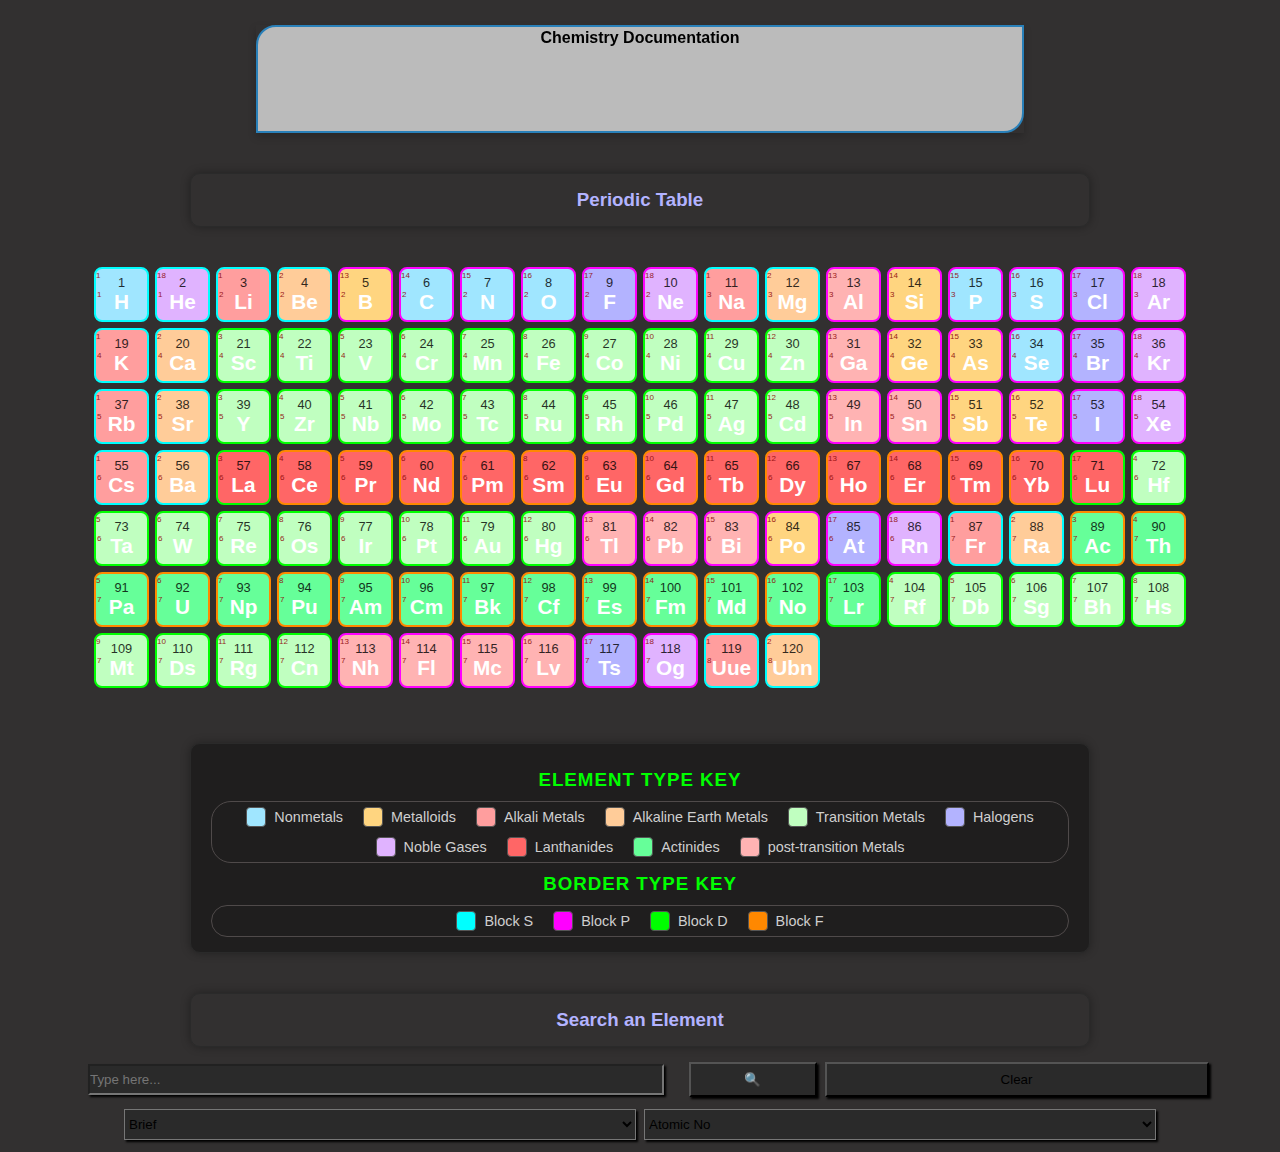
<file: Versions-temp/v1.0/single-file/chemistry-explorer-no-server.html>
<!DOCTYPE html>
<html lang="en">
<head>
  <meta charset="UTF-8" />
  <meta name="viewport" content="width=device-width, initial-scale=1.0" />
  <title>Chemistry Documentation</title>

  <style>
    :root {
      --chrome-bg: #2c2b2b;
      --panel-bg: #1f1e1e;
      --border-subtle: #2a2a2a;
      --text: #ffffff;
      --text-muted: #cfcfcf;
      --accent: #00ff00;
      --hover: #094771;
    }
    * {
      box-sizing: border-box;
      padding: 0;
      margin: 0;
    }
    body {
      background-color: rgb(50, 48, 48);
      color: white;
      height: auto;
      min-height: 100vh;
      width: 100vw;
      margin: auto;
      padding: 5px;
      font-family: Arial, sans-serif;
      overflow-y: auto;
      overflow-x: hidden;
    }
    .allContainer {
      height: 100%;
      width: 100%;
      margin: auto;
      display: flex;
      flex-direction: column;
      align-items: center;
    }
    .header {
      background-color: transparent;
      width: 60vw;
      height: 12vh;
      perspective: 1000px;
      margin: 20px;
    }
    .heading {
      position: relative;
      width: 100%;
      height: 100%;
      text-align: center;
      transition: transform 0.6s;
      transform-style: preserve-3d;
      box-shadow: 0 4px 8px 0 rgba(0, 0, 0, 0.2);
    }
    .header:hover .heading {
      transform: rotateY(180deg);
    }
    .heading-front {
      background-color: #bbb;
      color: black;
      text-align: center;
      position: absolute;
      border-top-left-radius: 20px;
      border-bottom-right-radius: 20px;
      border: 2px solid #2980b9;
      margin: auto;
      padding: 2px;
    }
    .heading-back {
      background-color: #2980b9;
      color: white;
      transform: rotateY(180deg);
      text-align: center;
      position: absolute;
      border-top-right-radius: 20px;
      border-bottom-left-radius: 20px;
      border: 2px solid #2980b9;
      margin: auto;
      padding: 2px;
    }
    .heading-front,
    .heading-back {
      position: absolute;
      width: 100%;
      height: 100%;
      -webkit-backface-visibility: hidden;
      backface-visibility: hidden;
    }

/* Periodic table grid */
.periodic-table {
  display: grid;
  grid-template-columns: repeat(18, 1fr);
  gap: 6px;
  padding: 10px;
  justify-items: center;
  max-width: 95%;
  margin: 20px auto;
}

/* Element card */
.element {
  background: var(--panel-bg);
  border: 1px solid var(--border-subtle);
  border-radius: 8px;
  padding: 8px;
  width: 55px;
  height: 55px;
  display: flex;
  flex-direction: column;
  align-items: center;
  justify-content: center;
  transition: 0.2s;
  cursor: pointer;
  position: relative;
}
.element .period-label,
.element .group-label {
  position: absolute;
  font-size: 0.5rem;
  color: rgb(145, 10, 10);
  opacity: 0.9;
}

.element .period-label {
  left: 1px;
}

.element .group-label {
  top: 2px;
  left: 0px;
}
.element:hover {
  transform: scale(1.08);
  border-color: var(--accent);
  background-color: var(--hover);
}

.symbol {
  font-size: 1.3rem;
  font-weight: bold;
  color: var(--text);
}

.number {
  font-size: 0.8rem;
  opacity: 0.8;
  color: black;
}

/* 📱 Responsive tweaks */
@media (max-width: 1200px) {
  .periodic-table {
    grid-template-columns: repeat(12, 1fr);
  }
}

@media (max-width: 900px) {
  .periodic-table {
    grid-template-columns: repeat(8, 1fr);
  }
  .element {
    width: 60px;
    height: 60px;
  }
}

@media (max-width: 600px) {
  .periodic-table {
    grid-template-columns: repeat(5, 1fr);
  }
  .element {
    width: 55px;
    height: 55px;
  }
  .symbol {
    font-size: 1.1rem;
  }
}

@media (max-width: 400px) {
  .periodic-table {
    grid-template-columns: repeat(4, 1fr);
    gap: 1px;
  }
  .element {
    width: 42px;
    height: 42px;
    padding: 6px;
  }
  .symbol {
    font-size: 1rem;
  }
  .number {
    font-size: 0.8rem;
  }
}


.legend {
  width: 90%;
  max-width: 900px;
  margin: 25px auto 40px;
  background-color: var(--panel-bg);
  border: 1px solid var(--border-subtle);
  border-radius: 10px;
  padding: 15px 20px;
  text-align: center;
  box-shadow: 0 0 10px #00000055;
}

.legend h3 {
  margin-bottom: 10px;
  color: var(--accent);
  letter-spacing: 1px;
  text-transform: uppercase;
  margin-top: 10px;
}

.legend-items1 {
  display: flex;
  flex-wrap: wrap;
  justify-content: center;
  gap: 10px 20px;
  padding: 5px;
  border: 1px solid rgb(79, 74, 74);
  border-radius: 20px;
}
.legend-items2 {
  display: flex;
  flex-wrap: wrap;
  justify-content: center;
  gap: 10px 20px;
  padding: 5px;
  border: 1px solid rgb(79, 74, 74);
  border-radius: 20px;
}

.legend-item {
  display: flex;
  align-items: center;
  font-size: 0.9rem;
  color: var(--text-muted);
}

.legend-item span {
  display: inline-block;
  width: 20px;
  height: 20px;
  margin-right: 8px;
  border-radius: 4px;
  border: 1px solid #555;
}

/* Responsive tweaks */
@media (max-width: 600px) {
  .legend-item {
    font-size: 0.8rem;
  }
  .legend-item span {
    width: 16px;
    height: 16px;
  }
}
.searchElement, .periodicTable{
  width: 90%;
  max-width: 900px;
  margin: 20px auto 10px;
  border: 1px solid var(--border-subtle);
  border-radius: 10px;
  padding: 15px 20px;
  text-align: center;
  box-shadow: 0 0 10px #00000055;
}

.headingTopic{
  color: #b3b3ff;
}
.search-element{
  width:90%;
  height: auto;
  display: flex;
  flex-direction: column;
  justify-self: center;
  align-self: center;
}
.searchbar{
  display: flex;
  flex-direction: row;
  height: 5vh;
  width: 100%;
  gap: 8px;
  padding: 3px;
  align-items: center;
  justify-content: center;
}

#searchbox{
  width: 45vw;
  background-color: var(--border-subtle);
  box-shadow: 2px 2px 2px black;
  margin: auto;
  color: white;
  height: 3.5vh;

}
#searchselect{
  background-color: var(--border-subtle);
  width: 40vw;
  height: 3.5vh;
  box-shadow: 2px 2px 2px black;
}
#searchstyleselect{
  background-color: var(--border-subtle);
  width: 40vw;
  height: 3.5vh;
  box-shadow: 2px 2px 2px black;
}
#searchbtn{

  background-color: var(--border-subtle);
  width: 10vw;
  height: 3.8vh;
  box-shadow: 2px 2px 2px black;
}

.search-result{
  background-color: var(--border-subtle);
  width: 100%;
  height: auto;
  box-shadow: 2px 2px 2px black;
}

#clearbtn{
  background-color: var(--border-subtle);
  width: 30vw;
  height: 3.8vh;
  box-shadow: 2px 2px 2px black;
}






  </style>
</head>
<body>
  <div class="allContainer">
    <div class="header">
      <div class="heading">
        <h4 class="heading-front">Chemistry Documentation</h4>
        <h6 class="heading-back">Explore the fascinating world of chemistry!</h6>
      </div>
    </div>


<div class="periodicTable">
<h3 class="headingTopic">Periodic Table</h3>
</div>

<div class="periodic-table" id="periodic-table"></div>

</div>


<div class="legend">

  <h3>Element Type Key</h3>
  <div class="legend-items1">
    <div class="legend-item"><span style="background:#a0e6ff;"></span>Nonmetals</div>
    <div class="legend-item"><span style="background:#ffd580;"></span>Metalloids</div>
    <div class="legend-item"><span style="background:#ff9e9e;"></span>Alkali Metals</div>
    <div class="legend-item"><span style="background:#ffcc99;"></span>Alkaline Earth Metals</div>
    <div class="legend-item"><span style="background:#c0ffc0;"></span>Transition Metals</div>
    <div class="legend-item"><span style="background:#b3b3ff;"></span>Halogens</div>
    <div class="legend-item"><span style="background:#e0b3ff;"></span>Noble Gases</div>
    <div class="legend-item"><span style="background:#ff6666;"></span>Lanthanides</div>
    <div class="legend-item"><span style="background:#66ff99;"></span>Actinides</div>
    <div class="legend-item"><span style="background:#ffb3b3"></span>post-transition Metals</div>
  </div>
  <h3>Border Type Key</h3>
  <div class="legend-items2">
    <div class="legend-item"><span style="background:#00ffff"></span>Block S</div>
    <div class="legend-item"><span style="background:#ff00ff"></span>Block P</div>
    <div class="legend-item"><span style="background:#00ff00"></span>Block D</div>
    <div class="legend-item"><span style="background:#ff8800"></span>Block F</div>
  </div>
  
</div>


<div class="searchElement">
  <h3 class="headingTopic">Search an Element</h3>
</div>

<div class="search-element" id="search-element">

  <div class="searchbar">
    <input type="search" id="searchbox" placeholder="Type here...">
    <button type="button" id="searchbtn">🔍</button>
        <button type="button" id="clearbtn">Clear</button>
  </div>


  <div class="searchbar">
    <select id="searchstyleselect" title="Select query style...">
      <option value="brief">Brief</option>
      <option value="detail">Detail</option>
    </select>
    <select id="searchselect" title="Select query method...">
      <option value="atomicNo">Atomic No</option>
      <option value="symbol">Symbol</option>
      <option value="name">Name</option>
    </select>
  </div>

  <div class="search-result" id="search-result">
  </div>

</div>


<div id="element-popup" style="
  display:none;
  position:fixed;
  top:0; left:0;
  width:100%; height:100%;
  background:#00000088;
  backdrop-filter: blur(3px);
  justify-content:center;
  align-items:center;
  z-index:999;
">
  <div id="popup-content" style="
    background:#1e1e1e;
    padding:20px;
    width:320px;
    border-radius:12px;
    color:white;
    box-shadow:0 0 12px black;
  "></div>
</div>



<script>
const colorMap = {
  "nonmetal": "#a0e6ff",
  "metalloid": "#ffd580",
  "alkali metal": "#ff9e9e",
  "alkaline earth metal": "#ffcc99",
  "transition metal": "#c0ffc0",
  "halogen": "#b3b3ff",
  "noble gas": "#e0b3ff",
  "lanthanide": "#ff6666",
  "actinide": "#66ff99",
  "post-transition metal": "#ffb3b3"
};

let allElements = [
  {
    "atomicNumber": 1,
    "symbol": "H",
    "name": "Hydrogen",
    "atomicMass": 1.008,
    "category": "Nonmetal",
    "group": 1,
    "period": 1,
    "block": "s",
    "phase": "Gas",
    "density": 8.988e-05,
    "meltingPoint": 14.01,
    "boilingPoint": 20.28,
    "electronegativity": 2.2,
    "atomicRadius": 53,
    "ionicRadius": null,
    "covalentRadius": 31,
    "ionizationEnergy": 1312,
    "electronAffinity": 72.8,
    "oxidationStates": "+1, -1",
    "electronConfiguration": "1s1",
    "standardState": "Gas",
    "bondingType": "Diatomic",
    "crystalStructure": "Hexagonal",
    "color": "Colorless",
    "discoveryYear": 1766,
    "discoveredBy": "Henry Cavendish",
    "radioactive": false,
    "naturalOccurrence": "Natural",
    "toxicity": "Non-toxic",
    "uses": "Fuel, ammonia production",
    "isotopes": 3,
    "naturalOrManMade": "Natural",
    "valency": 1,
    "atomicity": 2,
    "molecularMass": 2.016,
    "neutrons": 0
  },
  {
    "atomicNumber": 2,
    "symbol": "He",
    "name": "Helium",
    "atomicMass": 4.0026,
    "category": "Noble Gas",
    "group": 18,
    "period": 1,
    "block": "s",
    "phase": "Gas",
    "density": 0.0001785,
    "meltingPoint": null,
    "boilingPoint": 4.22,
    "electronegativity": null,
    "atomicRadius": 31,
    "ionicRadius": null,
    "covalentRadius": 28,
    "ionizationEnergy": 2372.3,
    "electronAffinity": 0,
    "oxidationStates": "0",
    "electronConfiguration": "1s2",
    "standardState": "Gas",
    "bondingType": "Atomic",
    "crystalStructure": "Hexagonal",
    "color": "Colorless",
    "discoveryYear": 1895,
    "discoveredBy": "Pierre Janssen, Norman Lockyer",
    "radioactive": false,
    "naturalOccurrence": "Natural",
    "toxicity": "Non-toxic",
    "uses": "Coolant, balloons",
    "isotopes": 2,
    "naturalOrManMade": "Natural",
    "valency": 0,
    "atomicity": 1,
    "molecularMass": 4.0026,
    "neutrons": 2
  },
  {
    "atomicNumber": 3,
    "symbol": "Li",
    "name": "Lithium",
    "atomicMass": 6.94,
    "category": "Alkali Metal",
    "group": 1,
    "period": 2,
    "block": "s",
    "phase": "Solid",
    "density": 0.534,
    "meltingPoint": 453.69,
    "boilingPoint": 1615,
    "electronegativity": 0.98,
    "atomicRadius": 167,
    "ionicRadius": 76,
    "covalentRadius": 128,
    "ionizationEnergy": 520.2,
    "electronAffinity": 59.6,
    "oxidationStates": "+1",
    "electronConfiguration": "[He] 2s1",
    "standardState": "Solid",
    "bondingType": "Metallic",
    "crystalStructure": "Body-centered cubic",
    "color": "Silvery-white",
    "discoveryYear": 1817,
    "discoveredBy": "Johan Arfwedson",
    "radioactive": false,
    "naturalOccurrence": "Natural",
    "toxicity": "Low toxicity",
    "uses": "Batteries, ceramics",
    "isotopes": 2,
    "naturalOrManMade": "Natural",
    "valency": 1,
    "atomicity": 1,
    "molecularMass": 6.94,
    "neutrons": 4
  },
  {
    "atomicNumber": 4,
    "symbol": "Be",
    "name": "Beryllium",
    "atomicMass": 9.0122,
    "category": "Alkaline Earth Metal",
    "group": 2,
    "period": 2,
    "block": "s",
    "phase": "Solid",
    "density": 1.85,
    "meltingPoint": 1560,
    "boilingPoint": 2742,
    "electronegativity": 1.57,
    "atomicRadius": 112,
    "ionicRadius": 35,
    "covalentRadius": 96,
    "ionizationEnergy": 899.5,
    "electronAffinity": 0,
    "oxidationStates": "+2",
    "electronConfiguration": "[He] 2s2",
    "standardState": "Solid",
    "bondingType": "Metallic",
    "crystalStructure": "Hexagonal",
    "color": "Steel-gray",
    "discoveryYear": 1798,
    "discoveredBy": "Louis Nicolas Vauquelin",
    "radioactive": false,
    "naturalOccurrence": "Natural",
    "toxicity": "Toxic",
    "uses": "Aerospace materials, alloys",
    "isotopes": 6,
    "naturalOrManMade": "Natural",
    "valency": 2,
    "atomicity": 1,
    "molecularMass": 9.0122,
    "neutrons": 5
  },
  {
    "atomicNumber": 5,
    "symbol": "B",
    "name": "Boron",
    "atomicMass": 10.81,
    "category": "Metalloid",
    "group": 13,
    "period": 2,
    "block": "p",
    "phase": "Solid",
    "density": 2.34,
    "meltingPoint": 2349,
    "boilingPoint": 4200,
    "electronegativity": 2.04,
    "atomicRadius": 87,
    "ionicRadius": null,
    "covalentRadius": 84,
    "ionizationEnergy": 800.6,
    "electronAffinity": 26.7,
    "oxidationStates": "+3",
    "electronConfiguration": "[He] 2s2 2p1",
    "standardState": "Solid",
    "bondingType": "Covalent",
    "crystalStructure": "Rhombohedral",
    "color": "Black",
    "discoveryYear": 1808,
    "discoveredBy": "Joseph Louis Gay-Lussac, Louis Jacques Th\u00e9nard",
    "radioactive": false,
    "naturalOccurrence": "Natural",
    "toxicity": "Low toxicity",
    "uses": "Detergents, glass, semiconductors",
    "isotopes": 2,
    "naturalOrManMade": "Natural",
    "valency": 3,
    "atomicity": 1,
    "molecularMass": 10.81,
    "neutrons": 6
  },
  {
    "atomicNumber": 6,
    "symbol": "C",
    "name": "Carbon",
    "atomicMass": 12.011,
    "category": "Nonmetal",
    "group": 14,
    "period": 2,
    "block": "p",
    "phase": "Solid",
    "density": 2.26,
    "meltingPoint": 3823,
    "boilingPoint": 4300,
    "electronegativity": 2.55,
    "atomicRadius": 67,
    "ionicRadius": null,
    "covalentRadius": 77,
    "ionizationEnergy": 1086.5,
    "electronAffinity": 153.9,
    "oxidationStates": "+4, +2, -4",
    "electronConfiguration": "[He] 2s2 2p2",
    "standardState": "Solid",
    "bondingType": "Covalent",
    "crystalStructure": "Hexagonal or cubic",
    "color": "Black (graphite)",
    "discoveryYear": -4000,
    "discoveredBy": "Unknown",
    "radioactive": false,
    "naturalOccurrence": "Natural",
    "toxicity": "Non-toxic",
    "uses": "Organic compounds, fuels, steel",
    "isotopes": 3,
    "naturalOrManMade": "Natural",
    "valency": 4,
    "atomicity": 1,
    "molecularMass": 12.011,
    "neutrons": 6
  },
  {
    "atomicNumber": 7,
    "symbol": "N",
    "name": "Nitrogen",
    "atomicMass": 14.007,
    "category": "Nonmetal",
    "group": 15,
    "period": 2,
    "block": "p",
    "phase": "Gas",
    "density": 0.0012506,
    "meltingPoint": 63.15,
    "boilingPoint": 77.36,
    "electronegativity": 3.04,
    "atomicRadius": 56,
    "ionicRadius": null,
    "covalentRadius": 71,
    "ionizationEnergy": 1402.3,
    "electronAffinity": -6.8,
    "oxidationStates": "-3, +3, +5, +2, +4",
    "electronConfiguration": "[He] 2s2 2p3",
    "standardState": "Gas",
    "bondingType": "Diatomic",
    "crystalStructure": "Hexagonal",
    "color": "Colorless",
    "discoveryYear": 1772,
    "discoveredBy": "Daniel Rutherford",
    "radioactive": false,
    "naturalOccurrence": "Natural",
    "toxicity": "Non-toxic",
    "uses": "Fertilizers, explosives, refrigerants",
    "isotopes": 2,
    "naturalOrManMade": "Natural",
    "valency": 3,
    "atomicity": 2,
    "molecularMass": 28.014,
    "neutrons": 7
  },
  {
    "atomicNumber": 8,
    "symbol": "O",
    "name": "Oxygen",
    "atomicMass": 15.999,
    "category": "Nonmetal",
    "group": 16,
    "period": 2,
    "block": "p",
    "phase": "Gas",
    "density": 0.001429,
    "meltingPoint": 54.36,
    "boilingPoint": 90.2,
    "electronegativity": 3.44,
    "atomicRadius": 48,
    "ionicRadius": null,
    "covalentRadius": 66,
    "ionizationEnergy": 1313.9,
    "electronAffinity": 141,
    "oxidationStates": "-2",
    "electronConfiguration": "[He] 2s2 2p4",
    "standardState": "Gas",
    "bondingType": "Diatomic",
    "crystalStructure": "Cubic",
    "color": "Colorless",
    "discoveryYear": 1774,
    "discoveredBy": "Carl Wilhelm Scheele, Joseph Priestley",
    "radioactive": false,
    "naturalOccurrence": "Natural",
    "toxicity": "Non-toxic",
    "uses": "Breathing, combustion, oxides",
    "isotopes": 3,
    "naturalOrManMade": "Natural",
    "valency": 2,
    "atomicity": 2,
    "molecularMass": 31.998,
    "neutrons": 8
  },
  {
    "atomicNumber": 9,
    "symbol": "F",
    "name": "Fluorine",
    "atomicMass": 18.998,
    "category": "Halogen",
    "group": 17,
    "period": 2,
    "block": "p",
    "phase": "Gas",
    "density": 0.001696,
    "meltingPoint": 53.53,
    "boilingPoint": 85.03,
    "electronegativity": 3.98,
    "atomicRadius": 42,
    "ionicRadius": null,
    "covalentRadius": 64,
    "ionizationEnergy": 1681,
    "electronAffinity": 328,
    "oxidationStates": "-1",
    "electronConfiguration": "[He] 2s2 2p5",
    "standardState": "Gas",
    "bondingType": "Covalent",
    "crystalStructure": "Cubic",
    "color": "Pale yellow",
    "discoveryYear": 1886,
    "discoveredBy": "Henri Moissan",
    "radioactive": false,
    "naturalOccurrence": "Natural",
    "toxicity": "Highly toxic",
    "uses": "Teflon, refrigerants, uranium processing",
    "isotopes": 1,
    "naturalOrManMade": "Natural",
    "valency": 1,
    "atomicity": 2,
    "molecularMass": 37.996,
    "neutrons": 10
  },
  {
    "atomicNumber": 10,
    "symbol": "Ne",
    "name": "Neon",
    "atomicMass": 20.18,
    "category": "Noble Gas",
    "group": 18,
    "period": 2,
    "block": "p",
    "phase": "Gas",
    "density": 0.0008999,
    "meltingPoint": 24.56,
    "boilingPoint": 27.07,
    "electronegativity": null,
    "atomicRadius": 38,
    "ionicRadius": null,
    "covalentRadius": 58,
    "ionizationEnergy": 2080.7,
    "electronAffinity": 0,
    "oxidationStates": "0",
    "electronConfiguration": "[He] 2s2 2p6",
    "standardState": "Gas",
    "bondingType": "Atomic",
    "crystalStructure": "Face-centered cubic",
    "color": "Colorless",
    "discoveryYear": 1898,
    "discoveredBy": "Morris Travers, William Ramsay",
    "radioactive": false,
    "naturalOccurrence": "Natural",
    "toxicity": "Non-toxic",
    "uses": "Neon lights, cryogenics",
    "isotopes": 3,
    "naturalOrManMade": "Natural",
    "valency": 0,
    "atomicity": 1,
    "molecularMass": 20.18,
    "neutrons": 10
  },
  {
    "atomicNumber": 11,
    "symbol": "Na",
    "name": "Sodium",
    "atomicMass": 22.98976928,
    "category": "alkali metal",
    "group": 1,
    "period": 3,
    "block": "s",
    "phase": "solid",
    "density": 0.968,
    "meltingPoint": 370.87,
    "boilingPoint": 1156,
    "electronegativity": 0.93,
    "atomicRadius": 190,
    "ionicRadius": 116,
    "covalentRadius": 166,
    "ionizationEnergy": 495.8,
    "electronAffinity": 52.8,
    "oxidationStates": "+1",
    "electronConfiguration": "[Ne] 3s1",
    "standardState": "solid",
    "bondingType": "metallic",
    "crystalStructure": "body-centered cubic",
    "color": "silvery white",
    "discoveryYear": 1807,
    "discoveredBy": "Humphry Davy",
    "radioactive": false,
    "naturalOccurrence": "abundant",
    "toxicity": "moderate",
    "uses": "soap making, street lights, metal refining",
    "isotopes": 21,
    "naturalOrManMade": "natural",
    "valency": 1,
    "atomicity": 1,
    "molecularMass": 22.99,
    "neutrons": 12
  },
  {
    "atomicNumber": 12,
    "symbol": "Mg",
    "name": "Magnesium",
    "atomicMass": 24.305,
    "category": "alkaline earth metal",
    "group": 2,
    "period": 3,
    "block": "s",
    "phase": "solid",
    "density": 1.738,
    "meltingPoint": 923,
    "boilingPoint": 1363,
    "electronegativity": 1.31,
    "atomicRadius": 145,
    "ionicRadius": 86,
    "covalentRadius": 141,
    "ionizationEnergy": 737.7,
    "electronAffinity": 0,
    "oxidationStates": "+2",
    "electronConfiguration": "[Ne] 3s2",
    "standardState": "solid",
    "bondingType": "metallic",
    "crystalStructure": "hexagonal close-packed",
    "color": "silvery gray",
    "discoveryYear": 1808,
    "discoveredBy": "Humphry Davy",
    "radioactive": false,
    "naturalOccurrence": "abundant",
    "toxicity": "low",
    "uses": "alloys, flares, fireworks",
    "isotopes": 22,
    "naturalOrManMade": "natural",
    "valency": 2,
    "atomicity": 1,
    "molecularMass": 24.31,
    "neutrons": 12
  },
  {
    "atomicNumber": 13,
    "symbol": "Al",
    "name": "Aluminium",
    "atomicMass": 26.9815385,
    "category": "post-transition metal",
    "group": 13,
    "period": 3,
    "block": "p",
    "phase": "solid",
    "density": 2.7,
    "meltingPoint": 933.47,
    "boilingPoint": 2792,
    "electronegativity": 1.61,
    "atomicRadius": 118,
    "ionicRadius": 53.5,
    "covalentRadius": 121,
    "ionizationEnergy": 577.5,
    "electronAffinity": 42.5,
    "oxidationStates": "+3",
    "electronConfiguration": "[Ne] 3s2 3p1",
    "standardState": "solid",
    "bondingType": "metallic",
    "crystalStructure": "face-centered cubic",
    "color": "silvery gray",
    "discoveryYear": 1825,
    "discoveredBy": "Hans \u00d8rsted",
    "radioactive": false,
    "naturalOccurrence": "abundant",
    "toxicity": "low",
    "uses": "aircraft, foil, cans",
    "isotopes": 22,
    "naturalOrManMade": "natural",
    "valency": 3,
    "atomicity": 1,
    "molecularMass": 26.98,
    "neutrons": 14
  },
  {
    "atomicNumber": 14,
    "symbol": "Si",
    "name": "Silicon",
    "atomicMass": 28.085,
    "category": "metalloid",
    "group": 14,
    "period": 3,
    "block": "p",
    "phase": "solid",
    "density": 2.3296,
    "meltingPoint": 1687,
    "boilingPoint": 3538,
    "electronegativity": 1.9,
    "atomicRadius": 111,
    "ionicRadius": 40,
    "covalentRadius": 111,
    "ionizationEnergy": 786.5,
    "electronAffinity": 134,
    "oxidationStates": "+4, -4",
    "electronConfiguration": "[Ne] 3s2 3p2",
    "standardState": "solid",
    "bondingType": "covalent network",
    "crystalStructure": "diamond cubic",
    "color": "gray",
    "discoveryYear": 1824,
    "discoveredBy": "J\u00f6ns Jacob Berzelius",
    "radioactive": false,
    "naturalOccurrence": "abundant",
    "toxicity": "low",
    "uses": "electronics, glass, solar cells",
    "isotopes": 23,
    "naturalOrManMade": "natural",
    "valency": 4,
    "atomicity": 1,
    "molecularMass": 28.09,
    "neutrons": 14
  },
  {
    "atomicNumber": 15,
    "symbol": "P",
    "name": "Phosphorus",
    "atomicMass": 30.973761998,
    "category": "nonmetal",
    "group": 15,
    "period": 3,
    "block": "p",
    "phase": "solid",
    "density": 1.823,
    "meltingPoint": 317.3,
    "boilingPoint": 553.7,
    "electronegativity": 2.19,
    "atomicRadius": 98,
    "ionicRadius": 44,
    "covalentRadius": 107,
    "ionizationEnergy": 1011.8,
    "electronAffinity": 72,
    "oxidationStates": "-3, +3, +5",
    "electronConfiguration": "[Ne] 3s2 3p3",
    "standardState": "solid",
    "bondingType": "covalent",
    "crystalStructure": "orthorhombic",
    "color": "white/red",
    "discoveryYear": 1669,
    "discoveredBy": "Hennig Brand",
    "radioactive": false,
    "naturalOccurrence": "abundant",
    "toxicity": "moderate",
    "uses": "fertilizers, matches",
    "isotopes": 23,
    "naturalOrManMade": "natural",
    "valency": 3,
    "atomicity": 4,
    "molecularMass": 30.97,
    "neutrons": 16
  },
  {
    "atomicNumber": 16,
    "symbol": "S",
    "name": "Sulfur",
    "atomicMass": 32.06,
    "category": "nonmetal",
    "group": 16,
    "period": 3,
    "block": "p",
    "phase": "solid",
    "density": 2.07,
    "meltingPoint": 388.36,
    "boilingPoint": 717.87,
    "electronegativity": 2.58,
    "atomicRadius": 88,
    "ionicRadius": 37,
    "covalentRadius": 104,
    "ionizationEnergy": 999.6,
    "electronAffinity": 200,
    "oxidationStates": "-2, +2, +4, +6",
    "electronConfiguration": "[Ne] 3s2 3p4",
    "standardState": "solid",
    "bondingType": "covalent",
    "crystalStructure": "orthorhombic",
    "color": "yellow",
    "discoveryYear": "ancient",
    "discoveredBy": "Unknown",
    "radioactive": false,
    "naturalOccurrence": "abundant",
    "toxicity": "low",
    "uses": "sulfuric acid, rubber vulcanization",
    "isotopes": 25,
    "naturalOrManMade": "natural",
    "valency": 2,
    "atomicity": 8,
    "molecularMass": 32.06,
    "neutrons": 16
  },
  {
    "atomicNumber": 17,
    "symbol": "Cl",
    "name": "Chlorine",
    "atomicMass": 35.45,
    "category": "halogen",
    "group": 17,
    "period": 3,
    "block": "p",
    "phase": "gas",
    "density": 0.003214,
    "meltingPoint": 171.6,
    "boilingPoint": 239.11,
    "electronegativity": 3.16,
    "atomicRadius": 79,
    "ionicRadius": 181,
    "covalentRadius": 99,
    "ionizationEnergy": 1251.2,
    "electronAffinity": 349,
    "oxidationStates": "-1, +1, +3, +5, +7",
    "electronConfiguration": "[Ne] 3s2 3p5",
    "standardState": "gas",
    "bondingType": "covalent",
    "crystalStructure": "orthorhombic (solid form)",
    "color": "yellow-green",
    "discoveryYear": 1774,
    "discoveredBy": "Carl Wilhelm Scheele",
    "radioactive": true,
    "naturalOccurrence": "common",
    "toxicity": "high",
    "uses": "disinfectant, PVC, bleach",
    "isotopes": 24,
    "naturalOrManMade": "natural",
    "valency": 1,
    "atomicity": 2,
    "molecularMass": 35.45,
    "neutrons": 18
  },
  {
    "atomicNumber": 18,
    "symbol": "Ar",
    "name": "Argon",
    "atomicMass": 39.948,
    "category": "noble gas",
    "group": 18,
    "period": 3,
    "block": "p",
    "phase": "gas",
    "density": 0.001784,
    "meltingPoint": 83.8,
    "boilingPoint": 87.3,
    "electronegativity": 0,
    "atomicRadius": 71,
    "ionicRadius": 0,
    "covalentRadius": 106,
    "ionizationEnergy": 1520.6,
    "electronAffinity": 0,
    "oxidationStates": "0",
    "electronConfiguration": "[Ne] 3s2 3p6",
    "standardState": "gas",
    "bondingType": "atomic",
    "crystalStructure": "face-centered cubic (solid form)",
    "color": "colorless",
    "discoveryYear": 1894,
    "discoveredBy": "Lord Rayleigh & William Ramsay",
    "radioactive": false,
    "naturalOccurrence": "abundant",
    "toxicity": "none",
    "uses": "shielding gas, lighting",
    "isotopes": 26,
    "naturalOrManMade": "natural",
    "valency": 0,
    "atomicity": 1,
    "molecularMass": 39.95,
    "neutrons": 22
  },
  {
    "atomicNumber": 19,
    "symbol": "K",
    "name": "Potassium",
    "atomicMass": 39.0983,
    "category": "alkali metal",
    "group": 1,
    "period": 4,
    "block": "s",
    "phase": "solid",
    "density": 0.862,
    "meltingPoint": 336.53,
    "boilingPoint": 1032,
    "electronegativity": 0.82,
    "atomicRadius": 243,
    "ionicRadius": 152,
    "covalentRadius": 203,
    "ionizationEnergy": 418.8,
    "electronAffinity": 48.4,
    "oxidationStates": "+1",
    "electronConfiguration": "[Ar] 4s1",
    "standardState": "solid",
    "bondingType": "metallic",
    "crystalStructure": "body-centered cubic",
    "color": "silvery white",
    "discoveryYear": 1807,
    "discoveredBy": "Humphry Davy",
    "radioactive": false,
    "naturalOccurrence": "abundant",
    "toxicity": "moderate",
    "uses": "fertilizers, glass, soap",
    "isotopes": 26,
    "naturalOrManMade": "natural",
    "valency": 1,
    "atomicity": 1,
    "molecularMass": 39.1,
    "neutrons": 20
  },
  {
    "atomicNumber": 20,
    "symbol": "Ca",
    "name": "Calcium",
    "atomicMass": 40.078,
    "category": "alkaline earth metal",
    "group": 2,
    "period": 4,
    "block": "s",
    "phase": "solid",
    "density": 1.54,
    "meltingPoint": 1115,
    "boilingPoint": 1757,
    "electronegativity": 1.0,
    "atomicRadius": 194,
    "ionicRadius": 114,
    "covalentRadius": 174,
    "ionizationEnergy": 589.8,
    "electronAffinity": 2.37,
    "oxidationStates": "+2",
    "electronConfiguration": "[Ar] 4s2",
    "standardState": "solid",
    "bondingType": "metallic",
    "crystalStructure": "face-centered cubic",
    "color": "silvery gray",
    "discoveryYear": 1808,
    "discoveredBy": "Humphry Davy",
    "radioactive": false,
    "naturalOccurrence": "abundant",
    "toxicity": "low",
    "uses": "bones, cement, alloys",
    "isotopes": 26,
    "naturalOrManMade": "natural",
    "valency": 2,
    "atomicity": 1,
    "molecularMass": 40.08,
    "neutrons": 20
  },
  {
    "atomicNumber": 21,
    "symbol": "Sc",
    "name": "Scandium",
    "atomicMass": 44.955908,
    "category": "transition metal",
    "group": 3,
    "period": 4,
    "block": "d",
    "phase": "solid",
    "density": 2.985,
    "meltingPoint": 1814,
    "boilingPoint": 3109,
    "electronegativity": 1.36,
    "atomicRadius": 184,
    "ionicRadius": 74.5,
    "covalentRadius": 144,
    "ionizationEnergy": 633.1,
    "electronAffinity": 18.1,
    "oxidationStates": "+3",
    "electronConfiguration": "[Ar] 3d1 4s2",
    "standardState": "solid",
    "bondingType": "metallic",
    "crystalStructure": "hexagonal close-packed",
    "color": "silvery white",
    "discoveryYear": 1879,
    "discoveredBy": "Lars Fredrik Nilson",
    "radioactive": false,
    "naturalOccurrence": "rare",
    "toxicity": "low",
    "uses": "aerospace alloys, lamps",
    "isotopes": 25,
    "naturalOrManMade": "natural",
    "valency": 3,
    "atomicity": 1,
    "molecularMass": 44.96,
    "neutrons": 24
  },
  {
    "atomicNumber": 22,
    "symbol": "Ti",
    "name": "Titanium",
    "atomicMass": 47.867,
    "category": "transition metal",
    "group": 4,
    "period": 4,
    "block": "d",
    "phase": "solid",
    "density": 4.506,
    "meltingPoint": 1941,
    "boilingPoint": 3560,
    "electronegativity": 1.54,
    "atomicRadius": 176,
    "ionicRadius": 86,
    "covalentRadius": 136,
    "ionizationEnergy": 658.8,
    "electronAffinity": 7.6,
    "oxidationStates": "+2, +3, +4",
    "electronConfiguration": "[Ar] 3d2 4s2",
    "standardState": "solid",
    "bondingType": "metallic",
    "crystalStructure": "hexagonal close-packed",
    "color": "silvery gray",
    "discoveryYear": 1791,
    "discoveredBy": "William Gregor",
    "radioactive": false,
    "naturalOccurrence": "abundant",
    "toxicity": "low",
    "uses": "aircraft, implants, pigments",
    "isotopes": 26,
    "naturalOrManMade": "natural",
    "valency": 4,
    "atomicity": 1,
    "molecularMass": 47.87,
    "neutrons": 26
  },
  {
    "atomicNumber": 23,
    "symbol": "V",
    "name": "Vanadium",
    "atomicMass": 50.9415,
    "category": "transition metal",
    "group": 5,
    "period": 4,
    "block": "d",
    "phase": "solid",
    "density": 6.11,
    "meltingPoint": 2183,
    "boilingPoint": 3680,
    "electronegativity": 1.63,
    "atomicRadius": 171,
    "ionicRadius": 79,
    "covalentRadius": 125,
    "ionizationEnergy": 650.9,
    "electronAffinity": 50.6,
    "oxidationStates": "+2, +3, +4, +5",
    "electronConfiguration": "[Ar] 3d3 4s2",
    "standardState": "solid",
    "bondingType": "metallic",
    "crystalStructure": "body-centered cubic",
    "color": "silvery gray",
    "discoveryYear": 1801,
    "discoveredBy": "Andr\u00e9s Manuel del R\u00edo",
    "radioactive": false,
    "naturalOccurrence": "moderate",
    "toxicity": "medium",
    "uses": "steel alloys, catalysts",
    "isotopes": 24,
    "naturalOrManMade": "natural",
    "valency": 5,
    "atomicity": 1,
    "molecularMass": 50.94,
    "neutrons": 28
  },
  {
    "atomicNumber": 24,
    "symbol": "Cr",
    "name": "Chromium",
    "atomicMass": 51.9961,
    "category": "transition metal",
    "group": 6,
    "period": 4,
    "block": "d",
    "phase": "solid",
    "density": 7.19,
    "meltingPoint": 2180,
    "boilingPoint": 2944,
    "electronegativity": 1.66,
    "atomicRadius": 166,
    "ionicRadius": 80,
    "covalentRadius": 127,
    "ionizationEnergy": 652.9,
    "electronAffinity": 64.3,
    "oxidationStates": "+2, +3, +6",
    "electronConfiguration": "[Ar] 3d5 4s1",
    "standardState": "solid",
    "bondingType": "metallic",
    "crystalStructure": "body-centered cubic",
    "color": "silvery metallic",
    "discoveryYear": 1797,
    "discoveredBy": "Louis Nicolas Vauquelin",
    "radioactive": false,
    "naturalOccurrence": "abundant",
    "toxicity": "high",
    "uses": "stainless steel, plating",
    "isotopes": 26,
    "naturalOrManMade": "natural",
    "valency": 6,
    "atomicity": 1,
    "molecularMass": 52.0,
    "neutrons": 28
  },
  {
    "atomicNumber": 25,
    "symbol": "Mn",
    "name": "Manganese",
    "atomicMass": 54.938044,
    "category": "transition metal",
    "group": 7,
    "period": 4,
    "block": "d",
    "phase": "solid",
    "density": 7.43,
    "meltingPoint": 1519,
    "boilingPoint": 2334,
    "electronegativity": 1.55,
    "atomicRadius": 161,
    "ionicRadius": 67,
    "covalentRadius": 119,
    "ionizationEnergy": 717.3,
    "electronAffinity": 0,
    "oxidationStates": "+2, +3, +4, +6, +7",
    "electronConfiguration": "[Ar] 3d5 4s2",
    "standardState": "solid",
    "bondingType": "metallic",
    "crystalStructure": "body-centered cubic",
    "color": "gray-white",
    "discoveryYear": 1774,
    "discoveredBy": "Carl Wilhelm Scheele",
    "radioactive": false,
    "naturalOccurrence": "abundant",
    "toxicity": "medium",
    "uses": "steel, batteries, pigments",
    "isotopes": 25,
    "naturalOrManMade": "natural",
    "valency": 7,
    "atomicity": 1,
    "molecularMass": 54.94,
    "neutrons": 30
  },
  {
    "atomicNumber": 26,
    "symbol": "Fe",
    "name": "Iron",
    "atomicMass": 55.845,
    "category": "transition metal",
    "group": 8,
    "period": 4,
    "block": "d",
    "phase": "solid",
    "density": 7.874,
    "meltingPoint": 1811,
    "boilingPoint": 3134,
    "electronegativity": 1.83,
    "atomicRadius": 156,
    "ionicRadius": 76,
    "covalentRadius": 125,
    "ionizationEnergy": 762.5,
    "electronAffinity": 15.7,
    "oxidationStates": "+2, +3",
    "electronConfiguration": "[Ar] 3d6 4s2",
    "standardState": "solid",
    "bondingType": "metallic",
    "crystalStructure": "body-centered cubic",
    "color": "gray",
    "discoveryYear": "ancient",
    "discoveredBy": "Unknown",
    "radioactive": false,
    "naturalOccurrence": "abundant",
    "toxicity": "medium",
    "uses": "construction, blood (hemoglobin)",
    "isotopes": 26,
    "naturalOrManMade": "natural",
    "valency": 2,
    "atomicity": 1,
    "molecularMass": 55.85,
    "neutrons": 30
  },
  {
    "atomicNumber": 27,
    "symbol": "Co",
    "name": "Cobalt",
    "atomicMass": 58.933194,
    "category": "transition metal",
    "group": 9,
    "period": 4,
    "block": "d",
    "phase": "solid",
    "density": 8.9,
    "meltingPoint": 1768,
    "boilingPoint": 3200,
    "electronegativity": 1.88,
    "atomicRadius": 152,
    "ionicRadius": 74.5,
    "covalentRadius": 126,
    "ionizationEnergy": 760.4,
    "electronAffinity": 63.7,
    "oxidationStates": "+2, +3",
    "electronConfiguration": "[Ar] 3d7 4s2",
    "standardState": "solid",
    "bondingType": "metallic",
    "crystalStructure": "hexagonal close-packed",
    "color": "bluish-gray",
    "discoveryYear": 1735,
    "discoveredBy": "Georg Brandt",
    "radioactive": false,
    "naturalOccurrence": "moderate",
    "toxicity": "medium",
    "uses": "magnets, batteries, alloys",
    "isotopes": 27,
    "naturalOrManMade": "natural",
    "valency": 2,
    "atomicity": 1,
    "molecularMass": 58.93,
    "neutrons": 32
  },
  {
    "atomicNumber": 28,
    "symbol": "Ni",
    "name": "Nickel",
    "atomicMass": 58.6934,
    "category": "transition metal",
    "group": 10,
    "period": 4,
    "block": "d",
    "phase": "solid",
    "density": 8.908,
    "meltingPoint": 1728,
    "boilingPoint": 3186,
    "electronegativity": 1.91,
    "atomicRadius": 149,
    "ionicRadius": 69,
    "covalentRadius": 124,
    "ionizationEnergy": 737.1,
    "electronAffinity": 112,
    "oxidationStates": "+2, +3",
    "electronConfiguration": "[Ar] 3d8 4s2",
    "standardState": "solid",
    "bondingType": "metallic",
    "crystalStructure": "face-centered cubic",
    "color": "silvery-white",
    "discoveryYear": 1751,
    "discoveredBy": "Axel Fredrik Cronstedt",
    "radioactive": false,
    "naturalOccurrence": "abundant",
    "toxicity": "medium",
    "uses": "coins, alloys, batteries",
    "isotopes": 28,
    "naturalOrManMade": "natural",
    "valency": 2,
    "atomicity": 1,
    "molecularMass": 58.69,
    "neutrons": 31
  },
  {
    "atomicNumber": 29,
    "symbol": "Cu",
    "name": "Copper",
    "atomicMass": 63.546,
    "category": "transition metal",
    "group": 11,
    "period": 4,
    "block": "d",
    "phase": "solid",
    "density": 8.96,
    "meltingPoint": 1357.77,
    "boilingPoint": 2835,
    "electronegativity": 1.9,
    "atomicRadius": 145,
    "ionicRadius": 77,
    "covalentRadius": 132,
    "ionizationEnergy": 745.5,
    "electronAffinity": 118.4,
    "oxidationStates": "+1, +2",
    "electronConfiguration": "[Ar] 3d10 4s1",
    "standardState": "solid",
    "bondingType": "metallic",
    "crystalStructure": "face-centered cubic",
    "color": "reddish-orange",
    "discoveryYear": "ancient",
    "discoveredBy": "Unknown",
    "radioactive": false,
    "naturalOccurrence": "abundant",
    "toxicity": "medium",
    "uses": "wiring, coins, electronics",
    "isotopes": 29,
    "naturalOrManMade": "natural",
    "valency": 2,
    "atomicity": 1,
    "molecularMass": 63.55,
    "neutrons": 35
  },
  {
    "atomicNumber": 30,
    "symbol": "Zn",
    "name": "Zinc",
    "atomicMass": 65.38,
    "category": "transition metal",
    "group": 12,
    "period": 4,
    "block": "d",
    "phase": "solid",
    "density": 7.14,
    "meltingPoint": 692.68,
    "boilingPoint": 1180,
    "electronegativity": 1.65,
    "atomicRadius": 142,
    "ionicRadius": 74,
    "covalentRadius": 122,
    "ionizationEnergy": 906.4,
    "electronAffinity": 0,
    "oxidationStates": "+2",
    "electronConfiguration": "[Ar] 3d10 4s2",
    "standardState": "solid",
    "bondingType": "metallic",
    "crystalStructure": "hexagonal close-packed",
    "color": "bluish-silver",
    "discoveryYear": 1746,
    "discoveredBy": "Andreas Marggraf",
    "radioactive": false,
    "naturalOccurrence": "abundant",
    "toxicity": "low",
    "uses": "galvanization, alloys, supplements",
    "isotopes": 30,
    "naturalOrManMade": "natural",
    "valency": 2,
    "atomicity": 1,
    "molecularMass": 65.38,
    "neutrons": 35
  },
  {
    "atomicNumber": 31,
    "symbol": "Ga",
    "name": "Gallium",
    "atomicMass": 69.723,
    "category": "post-transition metal",
    "group": 13,
    "period": 4,
    "block": "p",
    "phase": "solid",
    "density": 5.91,
    "meltingPoint": 302.91,
    "boilingPoint": 2477,
    "electronegativity": 1.81,
    "atomicRadius": 136,
    "ionicRadius": 62,
    "covalentRadius": 122,
    "ionizationEnergy": 578.8,
    "electronAffinity": 28.9,
    "oxidationStates": "+1, +3",
    "electronConfiguration": "[Ar] 3d10 4s2 4p1",
    "standardState": "solid",
    "bondingType": "metallic",
    "crystalStructure": "orthorhombic",
    "color": "silvery",
    "discoveryYear": 1875,
    "discoveredBy": "Paul \u00c9mile Lecoq de Boisbaudran",
    "radioactive": false,
    "naturalOccurrence": "rare",
    "toxicity": "low",
    "uses": "semiconductors, LEDs, thermometers",
    "isotopes": 31,
    "naturalOrManMade": "natural",
    "valency": 3,
    "atomicity": 2,
    "molecularMass": 69.72,
    "neutrons": 39
  },
  {
    "atomicNumber": 32,
    "symbol": "Ge",
    "name": "Germanium",
    "atomicMass": 72.63,
    "category": "metalloid",
    "group": 14,
    "period": 4,
    "block": "p",
    "phase": "solid",
    "density": 5.323,
    "meltingPoint": 1211.4,
    "boilingPoint": 3106,
    "electronegativity": 2.01,
    "atomicRadius": 125,
    "ionicRadius": 73,
    "covalentRadius": 120,
    "ionizationEnergy": 762,
    "electronAffinity": 118.9,
    "oxidationStates": "+2, +4",
    "electronConfiguration": "[Ar] 3d10 4s2 4p2",
    "standardState": "solid",
    "bondingType": "covalent network",
    "crystalStructure": "diamond cubic",
    "color": "grayish-white",
    "discoveryYear": 1886,
    "discoveredBy": "Clemens Winkler",
    "radioactive": false,
    "naturalOccurrence": "rare",
    "toxicity": "low",
    "uses": "fiber optics, transistors",
    "isotopes": 32,
    "naturalOrManMade": "natural",
    "valency": 4,
    "atomicity": 1,
    "molecularMass": 72.63,
    "neutrons": 41
  },
  {
    "atomicNumber": 33,
    "symbol": "As",
    "name": "Arsenic",
    "atomicMass": 74.921595,
    "category": "metalloid",
    "group": 15,
    "period": 4,
    "block": "p",
    "phase": "solid",
    "density": 5.776,
    "meltingPoint": 1090,
    "boilingPoint": 887,
    "electronegativity": 2.18,
    "atomicRadius": 114,
    "ionicRadius": 58,
    "covalentRadius": 119,
    "ionizationEnergy": 947,
    "electronAffinity": 78,
    "oxidationStates": "-3, +3, +5",
    "electronConfiguration": "[Ar] 3d10 4s2 4p3",
    "standardState": "solid",
    "bondingType": "covalent network",
    "crystalStructure": "rhombohedral",
    "color": "gray",
    "discoveryYear": "ancient",
    "discoveredBy": "Unknown",
    "radioactive": true,
    "naturalOccurrence": "rare",
    "toxicity": "high",
    "uses": "pesticides, semiconductors",
    "isotopes": 33,
    "naturalOrManMade": "natural",
    "valency": 3,
    "atomicity": 4,
    "molecularMass": 74.92,
    "neutrons": 42
  },
  {
    "atomicNumber": 34,
    "symbol": "Se",
    "name": "Selenium",
    "atomicMass": 78.971,
    "category": "nonmetal",
    "group": 16,
    "period": 4,
    "block": "p",
    "phase": "solid",
    "density": 4.81,
    "meltingPoint": 494,
    "boilingPoint": 958,
    "electronegativity": 2.55,
    "atomicRadius": 103,
    "ionicRadius": 50,
    "covalentRadius": 116,
    "ionizationEnergy": 941,
    "electronAffinity": 195,
    "oxidationStates": "-2, +4, +6",
    "electronConfiguration": "[Ar] 3d10 4s2 4p4",
    "standardState": "solid",
    "bondingType": "covalent",
    "crystalStructure": "hexagonal",
    "color": "gray/red",
    "discoveryYear": 1817,
    "discoveredBy": "J\u00f6ns Jacob Berzelius",
    "radioactive": false,
    "naturalOccurrence": "moderate",
    "toxicity": "medium",
    "uses": "glass coloring, electronics",
    "isotopes": 34,
    "naturalOrManMade": "natural",
    "valency": 2,
    "atomicity": 2,
    "molecularMass": 78.97,
    "neutrons": 45
  },
  {
    "atomicNumber": 35,
    "symbol": "Br",
    "name": "Bromine",
    "atomicMass": 79.904,
    "category": "halogen",
    "group": 17,
    "period": 4,
    "block": "p",
    "phase": "liquid",
    "density": 3.12,
    "meltingPoint": 265.8,
    "boilingPoint": 331.9,
    "electronegativity": 2.96,
    "atomicRadius": 94,
    "ionicRadius": 196,
    "covalentRadius": 114,
    "ionizationEnergy": 1139.9,
    "electronAffinity": 324.6,
    "oxidationStates": "-1, +1, +3, +5",
    "electronConfiguration": "[Ar] 3d10 4s2 4p5",
    "standardState": "liquid",
    "bondingType": "covalent",
    "crystalStructure": "orthorhombic (solid form)",
    "color": "reddish-brown",
    "discoveryYear": 1826,
    "discoveredBy": "Antoine J\u00e9r\u00f4me Balard",
    "radioactive": true,
    "naturalOccurrence": "moderate",
    "toxicity": "high",
    "uses": "flame retardants, photography",
    "isotopes": 35,
    "naturalOrManMade": "natural",
    "valency": 1,
    "atomicity": 2,
    "molecularMass": 79.9,
    "neutrons": 45
  },
  {
    "atomicNumber": 36,
    "symbol": "Kr",
    "name": "Krypton",
    "atomicMass": 83.798,
    "category": "noble gas",
    "group": 18,
    "period": 4,
    "block": "p",
    "phase": "gas",
    "density": 0.003733,
    "meltingPoint": 115.8,
    "boilingPoint": 119.9,
    "electronegativity": 3.0,
    "atomicRadius": 88,
    "ionicRadius": 0,
    "covalentRadius": 110,
    "ionizationEnergy": 1350.8,
    "electronAffinity": 0,
    "oxidationStates": "0",
    "electronConfiguration": "[Ar] 3d10 4s2 4p6",
    "standardState": "gas",
    "bondingType": "atomic",
    "crystalStructure": "face-centered cubic (solid form)",
    "color": "colorless",
    "discoveryYear": 1898,
    "discoveredBy": "William Ramsay & Morris Travers",
    "radioactive": false,
    "naturalOccurrence": "rare",
    "toxicity": "none",
    "uses": "lighting, lasers, insulation",
    "isotopes": 36,
    "naturalOrManMade": "natural",
    "valency": 0,
    "atomicity": 1,
    "molecularMass": 83.8,
    "neutrons": 48
  },
  {
    "atomicNumber": 37,
    "symbol": "Rb",
    "name": "Rubidium",
    "atomicMass": 85.4678,
    "category": "alkali metal",
    "group": 1,
    "period": 5,
    "block": "s",
    "phase": "solid",
    "density": 1.532,
    "meltingPoint": 312.46,
    "boilingPoint": 961,
    "electronegativity": 0.82,
    "atomicRadius": 265,
    "ionicRadius": 166,
    "covalentRadius": 220,
    "ionizationEnergy": 403,
    "electronAffinity": 46.9,
    "oxidationStates": "+1",
    "electronConfiguration": "[Kr] 5s1",
    "standardState": "solid",
    "bondingType": "metallic",
    "crystalStructure": "body-centered cubic",
    "color": "silvery white",
    "discoveryYear": 1861,
    "discoveredBy": "Robert Bunsen & Gustav Kirchhoff",
    "radioactive": true,
    "naturalOccurrence": "rare",
    "toxicity": "medium",
    "uses": "atomic clocks, research",
    "isotopes": 36,
    "naturalOrManMade": "natural",
    "valency": 1,
    "atomicity": 1,
    "molecularMass": 85.47,
    "neutrons": 48
  },
  {
    "atomicNumber": 38,
    "symbol": "Sr",
    "name": "Strontium",
    "atomicMass": 87.62,
    "category": "alkaline earth metal",
    "group": 2,
    "period": 5,
    "block": "s",
    "phase": "solid",
    "density": 2.64,
    "meltingPoint": 1050,
    "boilingPoint": 1655,
    "electronegativity": 0.95,
    "atomicRadius": 219,
    "ionicRadius": 132,
    "covalentRadius": 195,
    "ionizationEnergy": 549.5,
    "electronAffinity": 5.03,
    "oxidationStates": "+2",
    "electronConfiguration": "[Kr] 5s2",
    "standardState": "solid",
    "bondingType": "metallic",
    "crystalStructure": "face-centered cubic",
    "color": "silvery",
    "discoveryYear": 1790,
    "discoveredBy": "Adair Crawford",
    "radioactive": false,
    "naturalOccurrence": "moderate",
    "toxicity": "medium",
    "uses": "fireworks, alloys, magnets",
    "isotopes": 36,
    "naturalOrManMade": "natural",
    "valency": 2,
    "atomicity": 1,
    "molecularMass": 87.62,
    "neutrons": 50
  },
  {
    "atomicNumber": 39,
    "symbol": "Y",
    "name": "Yttrium",
    "atomicMass": 88.90584,
    "category": "transition metal",
    "group": 3,
    "period": 5,
    "block": "d",
    "phase": "solid",
    "density": 4.472,
    "meltingPoint": 1799,
    "boilingPoint": 3618,
    "electronegativity": 1.22,
    "atomicRadius": 212,
    "ionicRadius": 90,
    "covalentRadius": 162,
    "ionizationEnergy": 600,
    "electronAffinity": 29.6,
    "oxidationStates": "+3",
    "electronConfiguration": "[Kr] 4d1 5s2",
    "standardState": "solid",
    "bondingType": "metallic",
    "crystalStructure": "hexagonal close-packed",
    "color": "silvery",
    "discoveryYear": 1794,
    "discoveredBy": "Johan Gadolin",
    "radioactive": false,
    "naturalOccurrence": "rare",
    "toxicity": "low",
    "uses": "phosphors, superconductors, lasers",
    "isotopes": 37,
    "naturalOrManMade": "natural",
    "valency": 3,
    "atomicity": 1,
    "molecularMass": 88.91,
    "neutrons": 50
  },
  {
    "atomicNumber": 40,
    "symbol": "Zr",
    "name": "Zirconium",
    "atomicMass": 91.224,
    "category": "transition metal",
    "group": 4,
    "period": 5,
    "block": "d",
    "phase": "solid",
    "density": 6.52,
    "meltingPoint": 2128,
    "boilingPoint": 4682,
    "electronegativity": 1.33,
    "atomicRadius": 206,
    "ionicRadius": 86,
    "covalentRadius": 160,
    "ionizationEnergy": 640.1,
    "electronAffinity": 41.1,
    "oxidationStates": "+4",
    "electronConfiguration": "[Kr] 4d2 5s2",
    "standardState": "solid",
    "bondingType": "metallic",
    "crystalStructure": "hexagonal close-packed",
    "color": "grayish-white",
    "discoveryYear": 1789,
    "discoveredBy": "Martin Heinrich Klaproth",
    "radioactive": false,
    "naturalOccurrence": "moderate",
    "toxicity": "low",
    "uses": "nuclear reactors, ceramics",
    "isotopes": 38,
    "naturalOrManMade": "natural",
    "valency": 4,
    "atomicity": 1,
    "molecularMass": 91.22,
    "neutrons": 51
  },
  {
    "atomicNumber": 41,
    "symbol": "Nb",
    "name": "Niobium",
    "atomicMass": 92.906,
    "category": "Transition Metal",
    "group": 5,
    "period": 5,
    "block": "d",
    "phase": "Solid",
    "density": 8.57,
    "meltingPoint": 2750,
    "boilingPoint": 5017,
    "electronegativity": 1.6,
    "atomicRadius": 146,
    "ionicRadius": 70,
    "covalentRadius": 164,
    "ionizationEnergy": 652,
    "electronAffinity": 88,
    "oxidationStates": "5,4,3,2",
    "electronConfiguration": "[Kr] 4d4 5s1",
    "standardState": "Solid",
    "bondingType": "Metallic",
    "crystalStructure": "Body-Centered Cubic",
    "color": "Gray",
    "discoveryYear": 1801,
    "discoveredBy": "Charles Hatchett",
    "radioactive": false,
    "naturalOccurrence": "Natural",
    "toxicity": "Low",
    "uses": "Steel alloys",
    "isotopes": 1,
    "naturalOrManMade": "Natural",
    "valency": 5,
    "atomicity": 1,
    "molecularMass": 92.906,
    "neutrons": 52
  },
  {
    "atomicNumber": 42,
    "symbol": "Mo",
    "name": "Molybdenum",
    "atomicMass": 95.95,
    "category": "Transition Metal",
    "group": 6,
    "period": 5,
    "block": "d",
    "phase": "Solid",
    "density": 10.28,
    "meltingPoint": 2896,
    "boilingPoint": 4912,
    "electronegativity": 2.16,
    "atomicRadius": 139,
    "ionicRadius": 70,
    "covalentRadius": 154,
    "ionizationEnergy": 684,
    "electronAffinity": 72,
    "oxidationStates": "6,5,4,3,2",
    "electronConfiguration": "[Kr] 4d5 5s1",
    "standardState": "Solid",
    "bondingType": "Metallic",
    "crystalStructure": "Body-Centered Cubic",
    "color": "Gray",
    "discoveryYear": 1778,
    "discoveredBy": "Carl Wilhelm Scheele",
    "radioactive": false,
    "naturalOccurrence": "Natural",
    "toxicity": "Low",
    "uses": "Steel hardening",
    "isotopes": 1,
    "naturalOrManMade": "Natural",
    "valency": 6,
    "atomicity": 1,
    "molecularMass": 95.95,
    "neutrons": 54
  },
  {
    "atomicNumber": 43,
    "symbol": "Tc",
    "name": "Technetium",
    "atomicMass": 98,
    "category": "Transition Metal",
    "group": 7,
    "period": 5,
    "block": "d",
    "phase": "Solid",
    "density": 11.5,
    "meltingPoint": 2430,
    "boilingPoint": 4538,
    "electronegativity": 1.9,
    "atomicRadius": 136,
    "ionicRadius": 70,
    "covalentRadius": 147,
    "ionizationEnergy": 702,
    "electronAffinity": 53,
    "oxidationStates": "7,6,4",
    "electronConfiguration": "[Kr] 4d5 5s2",
    "standardState": "Solid",
    "bondingType": "Metallic",
    "crystalStructure": "Hexagonal",
    "color": "Gray",
    "discoveryYear": 1937,
    "discoveredBy": "Emilio Segr\u00e8",
    "radioactive": true,
    "naturalOccurrence": "Synthetic",
    "toxicity": "Medium",
    "uses": "Medical tracers",
    "isotopes": 1,
    "naturalOrManMade": "Man-made",
    "valency": 7,
    "atomicity": 1,
    "molecularMass": 98,
    "neutrons": 55
  },
  {
    "atomicNumber": 44,
    "symbol": "Ru",
    "name": "Ruthenium",
    "atomicMass": 101.07,
    "category": "Transition Metal",
    "group": 8,
    "period": 5,
    "block": "d",
    "phase": "Solid",
    "density": 12.37,
    "meltingPoint": 2334,
    "boilingPoint": 4150,
    "electronegativity": 2.2,
    "atomicRadius": 134,
    "ionicRadius": 70,
    "covalentRadius": 146,
    "ionizationEnergy": 710,
    "electronAffinity": 101,
    "oxidationStates": "8,6,4,3,2,1",
    "electronConfiguration": "[Kr] 4d7 5s1",
    "standardState": "Solid",
    "bondingType": "Metallic",
    "crystalStructure": "Hexagonal",
    "color": "Silvery",
    "discoveryYear": 1844,
    "discoveredBy": "Karl Ernst Claus",
    "radioactive": false,
    "naturalOccurrence": "Natural",
    "toxicity": "Low",
    "uses": "Electrical contacts",
    "isotopes": 1,
    "naturalOrManMade": "Natural",
    "valency": 8,
    "atomicity": 1,
    "molecularMass": 101.07,
    "neutrons": 57
  },
  {
    "atomicNumber": 45,
    "symbol": "Rh",
    "name": "Rhodium",
    "atomicMass": 102.91,
    "category": "Transition Metal",
    "group": 9,
    "period": 5,
    "block": "d",
    "phase": "Solid",
    "density": 12.41,
    "meltingPoint": 1964,
    "boilingPoint": 3695,
    "electronegativity": 2.28,
    "atomicRadius": 134,
    "ionicRadius": 70,
    "covalentRadius": 142,
    "ionizationEnergy": 720,
    "electronAffinity": 110,
    "oxidationStates": "6,3,1",
    "electronConfiguration": "[Kr] 4d8 5s1",
    "standardState": "Solid",
    "bondingType": "Metallic",
    "crystalStructure": "Face-Centered Cubic",
    "color": "Silvery-white",
    "discoveryYear": 1803,
    "discoveredBy": "William Hyde Wollaston",
    "radioactive": false,
    "naturalOccurrence": "Natural",
    "toxicity": "Low",
    "uses": "Catalyst, jewelry",
    "isotopes": 1,
    "naturalOrManMade": "Natural",
    "valency": 3,
    "atomicity": 1,
    "molecularMass": 102.91,
    "neutrons": 58
  },
  {
    "atomicNumber": 46,
    "symbol": "Pd",
    "name": "Palladium",
    "atomicMass": 106.42,
    "category": "Transition Metal",
    "group": 10,
    "period": 5,
    "block": "d",
    "phase": "Solid",
    "density": 12.02,
    "meltingPoint": 1554,
    "boilingPoint": 2963,
    "electronegativity": 2.2,
    "atomicRadius": 139,
    "ionicRadius": 70,
    "covalentRadius": 139,
    "ionizationEnergy": 804,
    "electronAffinity": 54,
    "oxidationStates": "4,2,0",
    "electronConfiguration": "[Kr] 4d10",
    "standardState": "Solid",
    "bondingType": "Metallic",
    "crystalStructure": "Face-Centered Cubic",
    "color": "Silvery",
    "discoveryYear": 1803,
    "discoveredBy": "William Hyde Wollaston",
    "radioactive": false,
    "naturalOccurrence": "Natural",
    "toxicity": "Low",
    "uses": "Catalyst, hydrogen storage",
    "isotopes": 1,
    "naturalOrManMade": "Natural",
    "valency": 2,
    "atomicity": 1,
    "molecularMass": 106.42,
    "neutrons": 60
  },
  {
    "atomicNumber": 47,
    "symbol": "Ag",
    "name": "Silver",
    "atomicMass": 107.87,
    "category": "Transition Metal",
    "group": 11,
    "period": 5,
    "block": "d",
    "phase": "Solid",
    "density": 10.49,
    "meltingPoint": 961.8,
    "boilingPoint": 2162,
    "electronegativity": 1.93,
    "atomicRadius": 144,
    "ionicRadius": 115,
    "covalentRadius": 145,
    "ionizationEnergy": 731,
    "electronAffinity": 125,
    "oxidationStates": "2,1",
    "electronConfiguration": "[Kr] 4d10 5s1",
    "standardState": "Solid",
    "bondingType": "Metallic",
    "crystalStructure": "Face-Centered Cubic",
    "color": "Silvery-white",
    "discoveryYear": "Ancient",
    "discoveredBy": "Unknown",
    "radioactive": false,
    "naturalOccurrence": "Natural",
    "toxicity": "Low",
    "uses": "Jewelry, coins",
    "isotopes": 2,
    "naturalOrManMade": "Natural",
    "valency": 1,
    "atomicity": 1,
    "molecularMass": 107.87,
    "neutrons": 61
  },
  {
    "atomicNumber": 48,
    "symbol": "Cd",
    "name": "Cadmium",
    "atomicMass": 112.41,
    "category": "Transition Metal",
    "group": 12,
    "period": 5,
    "block": "d",
    "phase": "Solid",
    "density": 8.65,
    "meltingPoint": 321,
    "boilingPoint": 767,
    "electronegativity": 1.69,
    "atomicRadius": 151,
    "ionicRadius": 95,
    "covalentRadius": 144,
    "ionizationEnergy": 868,
    "electronAffinity": 0,
    "oxidationStates": "2",
    "electronConfiguration": "[Kr] 4d10 5s2",
    "standardState": "Solid",
    "bondingType": "Metallic",
    "crystalStructure": "Hexagonal",
    "color": "Silvery-blue",
    "discoveryYear": 1817,
    "discoveredBy": "Karl Hermann",
    "radioactive": false,
    "naturalOccurrence": "Natural",
    "toxicity": "High",
    "uses": "Batteries, pigments",
    "isotopes": 1,
    "naturalOrManMade": "Natural",
    "valency": 2,
    "atomicity": 1,
    "molecularMass": 112.41,
    "neutrons": 64
  },
  {
    "atomicNumber": 49,
    "symbol": "In",
    "name": "Indium",
    "atomicMass": 114.82,
    "category": "Post-Transition Metal",
    "group": 13,
    "period": 5,
    "block": "p",
    "phase": "Solid",
    "density": 7.31,
    "meltingPoint": 156.6,
    "boilingPoint": 2072,
    "electronegativity": 1.78,
    "atomicRadius": 167,
    "ionicRadius": 95,
    "covalentRadius": 142,
    "ionizationEnergy": 558,
    "electronAffinity": 28,
    "oxidationStates": "3,2,1",
    "electronConfiguration": "[Kr] 4d10 5s2 5p1",
    "standardState": "Solid",
    "bondingType": "Metallic",
    "crystalStructure": "Tetragonal",
    "color": "Silvery-gray",
    "discoveryYear": 1863,
    "discoveredBy": "Ferdinand Reich",
    "radioactive": false,
    "naturalOccurrence": "Natural",
    "toxicity": "Low",
    "uses": "Touchscreens, semiconductors",
    "isotopes": 1,
    "naturalOrManMade": "Natural",
    "valency": 3,
    "atomicity": 1,
    "molecularMass": 114.82,
    "neutrons": 66
  },
  {
    "atomicNumber": 50,
    "symbol": "Sn",
    "name": "Tin",
    "atomicMass": 118.71,
    "category": "Post-Transition Metal",
    "group": 14,
    "period": 5,
    "block": "p",
    "phase": "Solid",
    "density": 7.31,
    "meltingPoint": 231.9,
    "boilingPoint": 2602,
    "electronegativity": 1.96,
    "atomicRadius": 145,
    "ionicRadius": 93,
    "covalentRadius": 139,
    "ionizationEnergy": 708,
    "electronAffinity": 107,
    "oxidationStates": "4,2",
    "electronConfiguration": "[Kr] 4d10 5s2 5p2",
    "standardState": "Solid",
    "bondingType": "Metallic",
    "crystalStructure": "Tetragonal",
    "color": "Silvery-white",
    "discoveryYear": "Ancient",
    "discoveredBy": "Unknown",
    "radioactive": false,
    "naturalOccurrence": "Natural",
    "toxicity": "Low",
    "uses": "Cans, alloys",
    "isotopes": 2,
    "naturalOrManMade": "Natural",
    "valency": 4,
    "atomicity": 2,
    "molecularMass": 118.71,
    "neutrons": 69
  },
  {
    "atomicNumber": 51,
    "symbol": "Sb",
    "name": "Antimony",
    "atomicMass": 121.76,
    "category": "Metalloid",
    "group": 15,
    "period": 5,
    "block": "p",
    "phase": "Solid",
    "density": 6.697,
    "meltingPoint": 630.6,
    "boilingPoint": 1587,
    "electronegativity": 2.05,
    "atomicRadius": 133,
    "ionicRadius": 76,
    "covalentRadius": 139,
    "ionizationEnergy": 834,
    "electronAffinity": 103,
    "oxidationStates": "5,3,-3",
    "electronConfiguration": "[Kr] 4d10 5s2 5p3",
    "standardState": "Solid",
    "bondingType": "Metallic",
    "crystalStructure": "Rhombohedral",
    "color": "Silvery-gray",
    "discoveryYear": "Ancient",
    "discoveredBy": "Unknown",
    "radioactive": false,
    "naturalOccurrence": "Natural",
    "toxicity": "Medium",
    "uses": "Flame retardants, alloys",
    "isotopes": 2,
    "naturalOrManMade": "Natural",
    "valency": 3,
    "atomicity": 2,
    "molecularMass": 121.76,
    "neutrons": 71
  },
  {
    "atomicNumber": 52,
    "symbol": "Te",
    "name": "Tellurium",
    "atomicMass": 127.6,
    "category": "Metalloid",
    "group": 16,
    "period": 5,
    "block": "p",
    "phase": "Solid",
    "density": 6.24,
    "meltingPoint": 449.5,
    "boilingPoint": 988,
    "electronegativity": 2.1,
    "atomicRadius": 123,
    "ionicRadius": 221,
    "covalentRadius": 138,
    "ionizationEnergy": 869,
    "electronAffinity": 190,
    "oxidationStates": "6,4,-2",
    "electronConfiguration": "[Kr] 4d10 5s2 5p4",
    "standardState": "Solid",
    "bondingType": "Covalent",
    "crystalStructure": "Hexagonal",
    "color": "Silvery-white",
    "discoveryYear": 1782,
    "discoveredBy": "Franz M\u00fcller von Reichenstein",
    "radioactive": false,
    "naturalOccurrence": "Natural",
    "toxicity": "Medium",
    "uses": "Solar panels, metallurgy",
    "isotopes": 1,
    "naturalOrManMade": "Natural",
    "valency": 2,
    "atomicity": 2,
    "molecularMass": 127.6,
    "neutrons": 76
  },
  {
    "atomicNumber": 53,
    "symbol": "I",
    "name": "Iodine",
    "atomicMass": 126.9,
    "category": "Halogen",
    "group": 17,
    "period": 5,
    "block": "p",
    "phase": "Solid",
    "density": 4.93,
    "meltingPoint": 113.7,
    "boilingPoint": 184.3,
    "electronegativity": 2.66,
    "atomicRadius": 115,
    "ionicRadius": 220,
    "covalentRadius": 133,
    "ionizationEnergy": 1008,
    "electronAffinity": 295,
    "oxidationStates": "-1,1,3,5,7",
    "electronConfiguration": "[Kr] 4d10 5s2 5p5",
    "standardState": "Solid",
    "bondingType": "Covalent",
    "crystalStructure": "Orthorhombic",
    "color": "Violet",
    "discoveryYear": 1811,
    "discoveredBy": "Bernard Courtois",
    "radioactive": false,
    "naturalOccurrence": "Natural",
    "toxicity": "Medium",
    "uses": "Medicine, photography",
    "isotopes": 1,
    "naturalOrManMade": "Natural",
    "valency": 1,
    "atomicity": 2,
    "molecularMass": 126.9,
    "neutrons": 74
  },
  {
    "atomicNumber": 54,
    "symbol": "Xe",
    "name": "Xenon",
    "atomicMass": 131.29,
    "category": "Noble Gas",
    "group": 18,
    "period": 5,
    "block": "p",
    "phase": "Gas",
    "density": 0.005887,
    "meltingPoint": 161.4,
    "boilingPoint": 165.1,
    "electronegativity": "\u2013",
    "atomicRadius": "\u2013",
    "ionicRadius": "\u2013",
    "covalentRadius": "\u2013",
    "ionizationEnergy": 1170,
    "electronAffinity": "\u2013",
    "oxidationStates": "0,2,4,6,8",
    "electronConfiguration": "[Kr] 4d10 5s2 5p6",
    "standardState": "Gas",
    "bondingType": "Van der Waals",
    "crystalStructure": "Face-Centered Cubic",
    "color": "Colorless",
    "discoveryYear": 1898,
    "discoveredBy": "William Ramsay",
    "radioactive": false,
    "naturalOccurrence": "Natural",
    "toxicity": "Low",
    "uses": "Lighting, anesthesia",
    "isotopes": 9,
    "naturalOrManMade": "Natural",
    "valency": 0,
    "atomicity": 1,
    "molecularMass": 131.29,
    "neutrons": 77
  },
  {
    "atomicNumber": 55,
    "symbol": "Cs",
    "name": "Cesium",
    "atomicMass": 132.91,
    "category": "Alkali Metal",
    "group": 1,
    "period": 6,
    "block": "s",
    "phase": "Solid",
    "density": 1.93,
    "meltingPoint": 28.4,
    "boilingPoint": 671,
    "electronegativity": 0.79,
    "atomicRadius": 262,
    "ionicRadius": 167,
    "covalentRadius": 244,
    "ionizationEnergy": 376,
    "electronAffinity": 45,
    "oxidationStates": "1",
    "electronConfiguration": "[Xe] 6s1",
    "standardState": "Solid",
    "bondingType": "Metallic",
    "crystalStructure": "Body-Centered Cubic",
    "color": "Gold",
    "discoveryYear": 1860,
    "discoveredBy": "Robert Bunsen",
    "radioactive": false,
    "naturalOccurrence": "Natural",
    "toxicity": "High",
    "uses": "Atomic clocks, photoelectric cells",
    "isotopes": 1,
    "naturalOrManMade": "Natural",
    "valency": 1,
    "atomicity": 1,
    "molecularMass": 132.91,
    "neutrons": 78
  },
  {
    "atomicNumber": 56,
    "symbol": "Ba",
    "name": "Barium",
    "atomicMass": 137.33,
    "category": "Alkaline Earth Metal",
    "group": 2,
    "period": 6,
    "block": "s",
    "phase": "Solid",
    "density": 3.51,
    "meltingPoint": 727,
    "boilingPoint": 1870,
    "electronegativity": 0.89,
    "atomicRadius": 222,
    "ionicRadius": 135,
    "covalentRadius": 215,
    "ionizationEnergy": 503,
    "electronAffinity": 14,
    "oxidationStates": "2",
    "electronConfiguration": "[Xe] 6s2",
    "standardState": "Solid",
    "bondingType": "Metallic",
    "crystalStructure": "Body-Centered Cubic",
    "color": "Silvery-white",
    "discoveryYear": 1808,
    "discoveredBy": "Humphry Davy",
    "radioactive": false,
    "naturalOccurrence": "Natural",
    "toxicity": "High",
    "uses": "X-ray imaging, glassmaking",
    "isotopes": 7,
    "naturalOrManMade": "Natural",
    "valency": 2,
    "atomicity": 1,
    "molecularMass": 137.33,
    "neutrons": 81
  },
  {
    "atomicNumber": 57,
    "symbol": "La",
    "name": "Lanthanum",
    "atomicMass": 138.91,
    "category": "Lanthanide",
    "group": 3,
    "period": 6,
    "block": "d",
    "phase": "Solid",
    "density": 6.15,
    "meltingPoint": 920,
    "boilingPoint": 3464,
    "electronegativity": 1.1,
    "atomicRadius": 187,
    "ionicRadius": 103,
    "covalentRadius": 207,
    "ionizationEnergy": 538,
    "electronAffinity": 48,
    "oxidationStates": "3",
    "electronConfiguration": "[Xe] 5d1 6s2",
    "standardState": "Solid",
    "bondingType": "Metallic",
    "crystalStructure": "Hexagonal",
    "color": "Silvery-white",
    "discoveryYear": 1839,
    "discoveredBy": "Carl Gustaf Mosander",
    "radioactive": false,
    "naturalOccurrence": "Natural",
    "toxicity": "Low",
    "uses": "Optics, catalysts",
    "isotopes": 1,
    "naturalOrManMade": "Natural",
    "valency": 3,
    "atomicity": 2,
    "molecularMass": 138.91,
    "neutrons": 82
  },
  {
    "atomicNumber": 58,
    "symbol": "Ce",
    "name": "Cerium",
    "atomicMass": 140.12,
    "category": "Lanthanide",
    "group": 4,
    "period": 6,
    "block": "f",
    "phase": "Solid",
    "density": 6.77,
    "meltingPoint": 798,
    "boilingPoint": 3443,
    "electronegativity": 1.12,
    "atomicRadius": 181,
    "ionicRadius": 103,
    "covalentRadius": 204,
    "ionizationEnergy": 534,
    "electronAffinity": 50,
    "oxidationStates": "4,3",
    "electronConfiguration": "[Xe] 4f1 5d1 6s2",
    "standardState": "Solid",
    "bondingType": "Metallic",
    "crystalStructure": "Face-Centered Cubic",
    "color": "Silvery",
    "discoveryYear": 1803,
    "discoveredBy": "J\u00f6ns Jakob Berzelius",
    "radioactive": false,
    "naturalOccurrence": "Natural",
    "toxicity": "Medium",
    "uses": "Alloys, glass polishing",
    "isotopes": 4,
    "naturalOrManMade": "Natural",
    "valency": 4,
    "atomicity": 2,
    "molecularMass": 140.12,
    "neutrons": 82
  },
  {
    "atomicNumber": 59,
    "symbol": "Pr",
    "name": "Praseodymium",
    "atomicMass": 140.91,
    "category": "Lanthanide",
    "group": 5,
    "period": 6,
    "block": "f",
    "phase": "Solid",
    "density": 6.77,
    "meltingPoint": 931,
    "boilingPoint": 3520,
    "electronegativity": 1.13,
    "atomicRadius": 182,
    "ionicRadius": 99,
    "covalentRadius": 203,
    "ionizationEnergy": 527,
    "electronAffinity": 50,
    "oxidationStates": "3,4",
    "electronConfiguration": "[Xe] 4f3 6s2",
    "standardState": "Solid",
    "bondingType": "Metallic",
    "crystalStructure": "Hexagonal",
    "color": "Gray",
    "discoveryYear": 1885,
    "discoveredBy": "Carl Auer von Welsbach",
    "radioactive": false,
    "naturalOccurrence": "Natural",
    "toxicity": "Medium",
    "uses": "Magnets, glasses",
    "isotopes": 1,
    "naturalOrManMade": "Natural",
    "valency": 3,
    "atomicity": 2,
    "molecularMass": 140.91,
    "neutrons": 82
  },
  {
    "atomicNumber": 60,
    "symbol": "Nd",
    "name": "Neodymium",
    "atomicMass": 144.24,
    "category": "Lanthanide",
    "group": 6,
    "period": 6,
    "block": "f",
    "phase": "Solid",
    "density": 7.01,
    "meltingPoint": 1010,
    "boilingPoint": 3074,
    "electronegativity": 1.14,
    "atomicRadius": 182,
    "ionicRadius": 99,
    "covalentRadius": 201,
    "ionizationEnergy": 533,
    "electronAffinity": 50,
    "oxidationStates": "3",
    "electronConfiguration": "[Xe] 4f4 6s2",
    "standardState": "Solid",
    "bondingType": "Metallic",
    "crystalStructure": "Hexagonal",
    "color": "Silvery-white",
    "discoveryYear": 1885,
    "discoveredBy": "Carl Auer von Welsbach",
    "radioactive": false,
    "naturalOccurrence": "Natural",
    "toxicity": "Medium",
    "uses": "Magnets, lasers",
    "isotopes": 7,
    "naturalOrManMade": "Natural",
    "valency": 3,
    "atomicity": 2,
    "molecularMass": 144.24,
    "neutrons": 84
  },
  {
    "atomicNumber": 61,
    "symbol": "Pm",
    "name": "Promethium",
    "atomicMass": 145,
    "category": "Lanthanide",
    "group": 7,
    "period": 6,
    "block": "f",
    "phase": "Solid",
    "density": 7.26,
    "meltingPoint": 1315,
    "boilingPoint": 3273,
    "electronegativity": 1.13,
    "atomicRadius": 183,
    "ionicRadius": 99,
    "covalentRadius": 199,
    "ionizationEnergy": 540,
    "electronAffinity": 12,
    "oxidationStates": "3",
    "electronConfiguration": "[Xe] 4f5 6s2",
    "standardState": "Solid",
    "bondingType": "Metallic",
    "crystalStructure": "Hexagonal",
    "color": "Silvery",
    "discoveryYear": 1945,
    "discoveredBy": "Jacob A. Marinsky",
    "radioactive": true,
    "naturalOccurrence": "Synthetic",
    "toxicity": "High",
    "uses": "Nuclear batteries, research",
    "isotopes": 1,
    "naturalOrManMade": "Man-made",
    "valency": 3,
    "atomicity": 2,
    "molecularMass": 145,
    "neutrons": 84
  },
  {
    "atomicNumber": 62,
    "symbol": "Sm",
    "name": "Samarium",
    "atomicMass": 150.36,
    "category": "Lanthanide",
    "group": 8,
    "period": 6,
    "block": "f",
    "phase": "Solid",
    "density": 7.52,
    "meltingPoint": 1345,
    "boilingPoint": 2076,
    "electronegativity": 1.17,
    "atomicRadius": 180,
    "ionicRadius": 98,
    "covalentRadius": 198,
    "ionizationEnergy": 544,
    "electronAffinity": 23,
    "oxidationStates": "2,3",
    "electronConfiguration": "[Xe] 4f6 6s2",
    "standardState": "Solid",
    "bondingType": "Metallic",
    "crystalStructure": "Rhombohedral",
    "color": "Silvery-white",
    "discoveryYear": 1879,
    "discoveredBy": "Paul \u00c9mile Lecoq de Boisbaudran",
    "radioactive": false,
    "naturalOccurrence": "Natural",
    "toxicity": "Medium",
    "uses": "Magnets, reactors",
    "isotopes": 7,
    "naturalOrManMade": "Natural",
    "valency": 3,
    "atomicity": 2,
    "molecularMass": 150.36,
    "neutrons": 88
  },
  {
    "atomicNumber": 63,
    "symbol": "Eu",
    "name": "Europium",
    "atomicMass": 151.96,
    "category": "Lanthanide",
    "group": 9,
    "period": 6,
    "block": "f",
    "phase": "Solid",
    "density": 5.24,
    "meltingPoint": 1099,
    "boilingPoint": 1802,
    "electronegativity": 1.2,
    "atomicRadius": 199,
    "ionicRadius": 109,
    "covalentRadius": 198,
    "ionizationEnergy": 547,
    "electronAffinity": 11,
    "oxidationStates": "2,3",
    "electronConfiguration": "[Xe] 4f7 6s2",
    "standardState": "Solid",
    "bondingType": "Metallic",
    "crystalStructure": "Body-Centered Cubic",
    "color": "Silvery-white",
    "discoveryYear": 1901,
    "discoveredBy": "Eug\u00e8ne-Anatole Demar\u00e7ay",
    "radioactive": false,
    "naturalOccurrence": "Natural",
    "toxicity": "Medium",
    "uses": "Phosphors, electronics",
    "isotopes": 2,
    "naturalOrManMade": "Natural",
    "valency": 2,
    "atomicity": 2,
    "molecularMass": 151.96,
    "neutrons": 89
  },
  {
    "atomicNumber": 64,
    "symbol": "Gd",
    "name": "Gadolinium",
    "atomicMass": 157.25,
    "category": "Lanthanide",
    "group": 10,
    "period": 6,
    "block": "f",
    "phase": "Solid",
    "density": 7.9,
    "meltingPoint": 1585,
    "boilingPoint": 3546,
    "electronegativity": 1.2,
    "atomicRadius": 180,
    "ionicRadius": 93.8,
    "covalentRadius": 196,
    "ionizationEnergy": 593,
    "electronAffinity": 13,
    "oxidationStates": "3",
    "electronConfiguration": "[Xe] 4f7 5d1 6s2",
    "standardState": "Solid",
    "bondingType": "Metallic",
    "crystalStructure": "Hexagonal",
    "color": "Silvery-white",
    "discoveryYear": 1880,
    "discoveredBy": "Jean Charles Galissard de Marignac",
    "radioactive": false,
    "naturalOccurrence": "Natural",
    "toxicity": "Low",
    "uses": "Magnets, MRI contrast",
    "isotopes": 7,
    "naturalOrManMade": "Natural",
    "valency": 3,
    "atomicity": 2,
    "molecularMass": 157.25,
    "neutrons": 93
  },
  {
    "atomicNumber": 65,
    "symbol": "Tb",
    "name": "Terbium",
    "atomicMass": 158.93,
    "category": "Lanthanide",
    "group": 11,
    "period": 6,
    "block": "f",
    "phase": "Solid",
    "density": 8.23,
    "meltingPoint": 1629,
    "boilingPoint": 3503,
    "electronegativity": 1.2,
    "atomicRadius": 177,
    "ionicRadius": 92.3,
    "covalentRadius": 194,
    "ionizationEnergy": 565,
    "electronAffinity": 13,
    "oxidationStates": "3,4",
    "electronConfiguration": "[Xe] 4f9 6s2",
    "standardState": "Solid",
    "bondingType": "Metallic",
    "crystalStructure": "Hexagonal",
    "color": "Silvery-gray",
    "discoveryYear": 1843,
    "discoveredBy": "Carl Gustaf Mosander",
    "radioactive": false,
    "naturalOccurrence": "Natural",
    "toxicity": "Low",
    "uses": "Phosphors, magnets",
    "isotopes": 5,
    "naturalOrManMade": "Natural",
    "valency": 3,
    "atomicity": 2,
    "molecularMass": 158.93,
    "neutrons": 94
  },
  {
    "atomicNumber": 66,
    "symbol": "Dy",
    "name": "Dysprosium",
    "atomicMass": 162.5,
    "category": "Lanthanide",
    "group": 12,
    "period": 6,
    "block": "f",
    "phase": "Solid",
    "density": 8.55,
    "meltingPoint": 1680,
    "boilingPoint": 2840,
    "electronegativity": 1.22,
    "atomicRadius": 178,
    "ionicRadius": 91.2,
    "covalentRadius": 192,
    "ionizationEnergy": 573,
    "electronAffinity": 13,
    "oxidationStates": "3",
    "electronConfiguration": "[Xe] 4f10 6s2",
    "standardState": "Solid",
    "bondingType": "Metallic",
    "crystalStructure": "Hexagonal",
    "color": "Silvery",
    "discoveryYear": 1886,
    "discoveredBy": "Paul \u00c9mile Lecoq de Boisbaudran",
    "radioactive": false,
    "naturalOccurrence": "Natural",
    "toxicity": "Medium",
    "uses": "Magnets, lasers",
    "isotopes": 7,
    "naturalOrManMade": "Natural",
    "valency": 3,
    "atomicity": 2,
    "molecularMass": 162.5,
    "neutrons": 97
  },
  {
    "atomicNumber": 67,
    "symbol": "Ho",
    "name": "Holmium",
    "atomicMass": 164.93,
    "category": "Lanthanide",
    "group": 13,
    "period": 6,
    "block": "f",
    "phase": "Solid",
    "density": 8.79,
    "meltingPoint": 1734,
    "boilingPoint": 2873,
    "electronegativity": 1.23,
    "atomicRadius": 176,
    "ionicRadius": 90.1,
    "covalentRadius": 192,
    "ionizationEnergy": 581,
    "electronAffinity": 33,
    "oxidationStates": "3",
    "electronConfiguration": "[Xe] 4f11 6s2",
    "standardState": "Solid",
    "bondingType": "Metallic",
    "crystalStructure": "Hexagonal",
    "color": "Silvery",
    "discoveryYear": 1878,
    "discoveredBy": "Per Teodor Cleve",
    "radioactive": false,
    "naturalOccurrence": "Natural",
    "toxicity": "Medium",
    "uses": "Magnets, lasers",
    "isotopes": 6,
    "naturalOrManMade": "Natural",
    "valency": 3,
    "atomicity": 2,
    "molecularMass": 164.93,
    "neutrons": 98
  },
  {
    "atomicNumber": 68,
    "symbol": "Er",
    "name": "Erbium",
    "atomicMass": 167.26,
    "category": "Lanthanide",
    "group": 14,
    "period": 6,
    "block": "f",
    "phase": "Solid",
    "density": 9.07,
    "meltingPoint": 1802,
    "boilingPoint": 3141,
    "electronegativity": 1.24,
    "atomicRadius": 175,
    "ionicRadius": 89,
    "covalentRadius": 189,
    "ionizationEnergy": 589,
    "electronAffinity": 30,
    "oxidationStates": "3",
    "electronConfiguration": "[Xe] 4f12 6s2",
    "standardState": "Solid",
    "bondingType": "Metallic",
    "crystalStructure": "Hexagonal",
    "color": "Silvery",
    "discoveryYear": 1843,
    "discoveredBy": "Carl Gustaf Mosander",
    "radioactive": false,
    "naturalOccurrence": "Natural",
    "toxicity": "Low",
    "uses": "Fiber optics, lasers",
    "isotopes": 6,
    "naturalOrManMade": "Natural",
    "valency": 3,
    "atomicity": 2,
    "molecularMass": 167.26,
    "neutrons": 99
  },
  {
    "atomicNumber": 69,
    "symbol": "Tm",
    "name": "Thulium",
    "atomicMass": 168.93,
    "category": "Lanthanide",
    "group": 15,
    "period": 6,
    "block": "f",
    "phase": "Solid",
    "density": 9.32,
    "meltingPoint": 1818,
    "boilingPoint": 2223,
    "electronegativity": 1.25,
    "atomicRadius": 174,
    "ionicRadius": 88,
    "covalentRadius": 190,
    "ionizationEnergy": 597,
    "electronAffinity": 30,
    "oxidationStates": "3",
    "electronConfiguration": "[Xe] 4f13 6s2",
    "standardState": "Solid",
    "bondingType": "Metallic",
    "crystalStructure": "Hexagonal",
    "color": "Silvery-gray",
    "discoveryYear": 1879,
    "discoveredBy": "Per Teodor Cleve",
    "radioactive": false,
    "naturalOccurrence": "Natural",
    "toxicity": "Low",
    "uses": "Lasers, X-ray sources",
    "isotopes": 2,
    "naturalOrManMade": "Natural",
    "valency": 3,
    "atomicity": 2,
    "molecularMass": 168.93,
    "neutrons": 99
  },
  {
    "atomicNumber": 70,
    "symbol": "Yb",
    "name": "Ytterbium",
    "atomicMass": 173.05,
    "category": "Lanthanide",
    "group": 16,
    "period": 6,
    "block": "f",
    "phase": "Solid",
    "density": 6.9,
    "meltingPoint": 1097,
    "boilingPoint": 1469,
    "electronegativity": 1.1,
    "atomicRadius": 194,
    "ionicRadius": 102,
    "covalentRadius": 187,
    "ionizationEnergy": 603,
    "electronAffinity": 30,
    "oxidationStates": "2,3",
    "electronConfiguration": "[Xe] 4f14 6s2",
    "standardState": "Solid",
    "bondingType": "Metallic",
    "crystalStructure": "Face-Centered Cubic",
    "color": "Silvery-white",
    "discoveryYear": 1878,
    "discoveredBy": "Jean Charles Galissard de Marignac",
    "radioactive": false,
    "naturalOccurrence": "Natural",
    "toxicity": "Low",
    "uses": "Optics, alloys",
    "isotopes": 7,
    "naturalOrManMade": "Natural",
    "valency": 2,
    "atomicity": 2,
    "molecularMass": 173.05,
    "neutrons": 103
  },
  {
    "atomicNumber": 71,
    "symbol": "Lu",
    "name": "Lutetium",
    "atomicMass": 174.97,
    "category": "Lanthanide",
    "group": 17,
    "period": 6,
    "block": "d",
    "phase": "Solid",
    "density": 9.84,
    "meltingPoint": 1925,
    "boilingPoint": 3675,
    "electronegativity": 1.27,
    "atomicRadius": 173,
    "ionicRadius": 86.1,
    "covalentRadius": 187,
    "ionizationEnergy": 523,
    "electronAffinity": 20,
    "oxidationStates": "3",
    "electronConfiguration": "[Xe] 4f14 5d1 6s2",
    "standardState": "Solid",
    "bondingType": "Metallic",
    "crystalStructure": "Hexagonal Close-Packed",
    "color": "Silvery-white",
    "discoveryYear": 1907,
    "discoveredBy": "Georges Urbain",
    "radioactive": false,
    "naturalOccurrence": "Natural",
    "toxicity": "Low",
    "uses": "Catalysts, PET scanners",
    "isotopes": 2,
    "naturalOrManMade": "Natural",
    "valency": 3,
    "atomicity": 2,
    "molecularMass": 174.97,
    "neutrons": 104
  },
  {
    "atomicNumber": 72,
    "symbol": "Hf",
    "name": "Hafnium",
    "atomicMass": 178.49,
    "category": "Transition Metal",
    "group": 4,
    "period": 6,
    "block": "d",
    "phase": "Solid",
    "density": 13.31,
    "meltingPoint": 2506,
    "boilingPoint": 4876,
    "electronegativity": 1.3,
    "atomicRadius": 159,
    "ionicRadius": 78,
    "covalentRadius": 175,
    "ionizationEnergy": 658.5,
    "electronAffinity": 0,
    "oxidationStates": "4",
    "electronConfiguration": "[Xe] 4f14 5d2 6s2",
    "standardState": "Solid",
    "bondingType": "Metallic",
    "crystalStructure": "Hexagonal Close-Packed",
    "color": "Silvery-gray",
    "discoveryYear": 1923,
    "discoveredBy": "Dirk Coster",
    "radioactive": false,
    "naturalOccurrence": "Natural",
    "toxicity": "Low",
    "uses": "Nuclear control rods, alloys",
    "isotopes": 6,
    "naturalOrManMade": "Natural",
    "valency": 4,
    "atomicity": 2,
    "molecularMass": 178.49,
    "neutrons": 106
  },
  {
    "atomicNumber": 73,
    "symbol": "Ta",
    "name": "Tantalum",
    "atomicMass": 180.95,
    "category": "Transition Metal",
    "group": 5,
    "period": 6,
    "block": "d",
    "phase": "Solid",
    "density": 16.69,
    "meltingPoint": 3290,
    "boilingPoint": 5731,
    "electronegativity": 1.5,
    "atomicRadius": 146,
    "ionicRadius": 72,
    "covalentRadius": 170,
    "ionizationEnergy": 761,
    "electronAffinity": 31,
    "oxidationStates": "5",
    "electronConfiguration": "[Xe] 4f14 5d3 6s2",
    "standardState": "Solid",
    "bondingType": "Metallic",
    "crystalStructure": "Body-Centered Cubic",
    "color": "Gray",
    "discoveryYear": 1802,
    "discoveredBy": "Anders Gustaf Ekeberg",
    "radioactive": false,
    "naturalOccurrence": "Natural",
    "toxicity": "Low",
    "uses": "Capacitors, surgical tools",
    "isotopes": 5,
    "naturalOrManMade": "Natural",
    "valency": 5,
    "atomicity": 2,
    "molecularMass": 180.95,
    "neutrons": 108
  },
  {
    "atomicNumber": 74,
    "symbol": "W",
    "name": "Tungsten",
    "atomicMass": 183.84,
    "category": "Transition Metal",
    "group": 6,
    "period": 6,
    "block": "d",
    "phase": "Solid",
    "density": 19.25,
    "meltingPoint": 3695,
    "boilingPoint": 5828,
    "electronegativity": 2.36,
    "atomicRadius": 139,
    "ionicRadius": 66,
    "covalentRadius": 162,
    "ionizationEnergy": 770,
    "electronAffinity": 78.6,
    "oxidationStates": "6,5,4,3,2,0,-1,-2,-4",
    "electronConfiguration": "[Xe] 4f14 5d4 6s2",
    "standardState": "Solid",
    "bondingType": "Metallic",
    "crystalStructure": "Body-Centered Cubic",
    "color": "Grayish-white",
    "discoveryYear": 1783,
    "discoveredBy": "Fausto and Juan Jos\u00e9 Elhuyar",
    "radioactive": false,
    "naturalOccurrence": "Natural",
    "toxicity": "Low",
    "uses": "Filaments, tools",
    "isotopes": 5,
    "naturalOrManMade": "Natural",
    "valency": 6,
    "atomicity": 2,
    "molecularMass": 183.84,
    "neutrons": 110
  },
  {
    "atomicNumber": 75,
    "symbol": "Re",
    "name": "Rhenium",
    "atomicMass": 186.21,
    "category": "Transition Metal",
    "group": 7,
    "period": 6,
    "block": "d",
    "phase": "Solid",
    "density": 21.02,
    "meltingPoint": 3459,
    "boilingPoint": 5869,
    "electronegativity": 1.9,
    "atomicRadius": 137,
    "ionicRadius": 63,
    "covalentRadius": 151,
    "ionizationEnergy": 760,
    "electronAffinity": 14.5,
    "oxidationStates": "7,6,4,2,-1",
    "electronConfiguration": "[Xe] 4f14 5d5 6s2",
    "standardState": "Solid",
    "bondingType": "Metallic",
    "crystalStructure": "Hexagonal Close-Packed",
    "color": "Silvery-gray",
    "discoveryYear": 1925,
    "discoveredBy": "Masataka Ogawa",
    "radioactive": false,
    "naturalOccurrence": "Natural",
    "toxicity": "Low",
    "uses": "Thermocouples, alloys",
    "isotopes": 2,
    "naturalOrManMade": "Natural",
    "valency": 7,
    "atomicity": 2,
    "molecularMass": 186.21,
    "neutrons": 111
  },
  {
    "atomicNumber": 76,
    "symbol": "Os",
    "name": "Osmium",
    "atomicMass": 190.23,
    "category": "Transition Metal",
    "group": 8,
    "period": 6,
    "block": "d",
    "phase": "Solid",
    "density": 22.59,
    "meltingPoint": 3306,
    "boilingPoint": 5285,
    "electronegativity": 2.2,
    "atomicRadius": 135,
    "ionicRadius": 63,
    "covalentRadius": 144,
    "ionizationEnergy": 840,
    "electronAffinity": 106,
    "oxidationStates": "8,6,4,3,2,0,-2",
    "electronConfiguration": "[Xe] 4f14 5d6 6s2",
    "standardState": "Solid",
    "bondingType": "Metallic",
    "crystalStructure": "Hexagonal Close-Packed",
    "color": "Bluish-white",
    "discoveryYear": 1803,
    "discoveredBy": "Smithson Tennant",
    "radioactive": false,
    "naturalOccurrence": "Natural",
    "toxicity": "High",
    "uses": "Pen tips, alloys",
    "isotopes": 7,
    "naturalOrManMade": "Natural",
    "valency": 8,
    "atomicity": 2,
    "molecularMass": 190.23,
    "neutrons": 114
  },
  {
    "atomicNumber": 77,
    "symbol": "Ir",
    "name": "Iridium",
    "atomicMass": 192.22,
    "category": "Transition Metal",
    "group": 9,
    "period": 6,
    "block": "d",
    "phase": "Solid",
    "density": 22.56,
    "meltingPoint": 2739,
    "boilingPoint": 4701,
    "electronegativity": 2.2,
    "atomicRadius": 136,
    "ionicRadius": 68,
    "covalentRadius": 141,
    "ionizationEnergy": 880,
    "electronAffinity": 151,
    "oxidationStates": "6,4,3,2,1,0,-1,-3",
    "electronConfiguration": "[Xe] 4f14 5d7 6s2",
    "standardState": "Solid",
    "bondingType": "Metallic",
    "crystalStructure": "Face-Centered Cubic",
    "color": "Silvery-white",
    "discoveryYear": 1803,
    "discoveredBy": "Smithson Tennant",
    "radioactive": false,
    "naturalOccurrence": "Natural",
    "toxicity": "Medium",
    "uses": "Spark plugs, crucibles",
    "isotopes": 3,
    "naturalOrManMade": "Natural",
    "valency": 6,
    "atomicity": 2,
    "molecularMass": 192.22,
    "neutrons": 115
  },
  {
    "atomicNumber": 78,
    "symbol": "Pt",
    "name": "Platinum",
    "atomicMass": 195.08,
    "category": "Transition Metal",
    "group": 10,
    "period": 6,
    "block": "d",
    "phase": "Solid",
    "density": 21.45,
    "meltingPoint": 2041,
    "boilingPoint": 4098,
    "electronegativity": 2.28,
    "atomicRadius": 139,
    "ionicRadius": 86,
    "covalentRadius": 136,
    "ionizationEnergy": 870,
    "electronAffinity": 205,
    "oxidationStates": "6,5,4,3,2,0,-1,-2",
    "electronConfiguration": "[Xe] 4f14 5d9 6s1",
    "standardState": "Solid",
    "bondingType": "Metallic",
    "crystalStructure": "Face-Centered Cubic",
    "color": "Silvery-white",
    "discoveryYear": "Ancient",
    "discoveredBy": "Unknown",
    "radioactive": false,
    "naturalOccurrence": "Natural",
    "toxicity": "Low",
    "uses": "Jewelry, catalysts",
    "isotopes": 6,
    "naturalOrManMade": "Natural",
    "valency": 6,
    "atomicity": 2,
    "molecularMass": 195.08,
    "neutrons": 117
  },
  {
    "atomicNumber": 79,
    "symbol": "Au",
    "name": "Gold",
    "atomicMass": 196.97,
    "category": "Transition Metal",
    "group": 11,
    "period": 6,
    "block": "d",
    "phase": "Solid",
    "density": 19.3,
    "meltingPoint": 1337.33,
    "boilingPoint": 3129,
    "electronegativity": 2.54,
    "atomicRadius": 144,
    "ionicRadius": 137,
    "covalentRadius": 136,
    "ionizationEnergy": 890.1,
    "electronAffinity": 222.8,
    "oxidationStates": "3,1",
    "electronConfiguration": "[Xe] 4f14 5d10 6s1",
    "standardState": "Solid",
    "bondingType": "Metallic",
    "crystalStructure": "Face-Centered Cubic",
    "color": "Metallic yellow",
    "discoveryYear": "Ancient",
    "discoveredBy": "Unknown",
    "radioactive": false,
    "naturalOccurrence": "Natural",
    "toxicity": "Low",
    "uses": "Jewelry, electronics",
    "isotopes": 3,
    "naturalOrManMade": "Natural",
    "valency": 3,
    "atomicity": 1,
    "molecularMass": 196.97,
    "neutrons": 118
  },
  {
    "atomicNumber": 80,
    "symbol": "Hg",
    "name": "Mercury",
    "atomicMass": 200.59,
    "category": "Transition Metal",
    "group": 12,
    "period": 6,
    "block": "d",
    "phase": "Liquid",
    "density": 13.534,
    "meltingPoint": 234.32,
    "boilingPoint": 629.88,
    "electronegativity": 2.0,
    "atomicRadius": 151,
    "ionicRadius": 119,
    "covalentRadius": 132,
    "ionizationEnergy": 1007.1,
    "electronAffinity": 0,
    "oxidationStates": "2,1",
    "electronConfiguration": "[Xe] 4f14 5d10 6s2",
    "standardState": "Liquid",
    "bondingType": "Metallic",
    "crystalStructure": "Rhombohedral",
    "color": "Silvery",
    "discoveryYear": "Ancient",
    "discoveredBy": "Unknown",
    "radioactive": true,
    "naturalOccurrence": "Natural",
    "toxicity": "High",
    "uses": "Thermometers, lamps",
    "isotopes": 7,
    "naturalOrManMade": "Natural",
    "valency": 2,
    "atomicity": 1,
    "molecularMass": 200.59,
    "neutrons": 121
  },
  {
    "atomicNumber": 81,
    "symbol": "Tl",
    "name": "Thallium",
    "atomicMass": 204.38,
    "category": "Post-transition metal",
    "group": 13,
    "period": 6,
    "block": "p",
    "phase": "Solid",
    "density": 11.85,
    "meltingPoint": 577,
    "boilingPoint": 1746,
    "electronegativity": 1.62,
    "atomicRadius": 156,
    "ionicRadius": "Unknown",
    "covalentRadius": 145,
    "ionizationEnergy": 589.4,
    "electronAffinity": 36.4,
    "oxidationStates": "+1, +3",
    "electronConfiguration": "[Xe] 4f14 5d10 6s2 6p1",
    "standardState": "Solid",
    "bondingType": "Metallic",
    "crystalStructure": "Hexagonal",
    "color": "Silvery gray",
    "discoveryYear": 1861,
    "discoveredBy": "William Crookes",
    "radioactive": false,
    "naturalOccurrence": "Natural",
    "toxicity": "Moderate",
    "uses": "Alloys, electronics",
    "isotopes": "Tl-203, Tl-205",
    "naturalOrManMade": "Natural",
    "valency": 3,
    "atomicity": 2,
    "molecularMass": 204.38,
    "neutrons": 123
  },
  {
    "atomicNumber": 82,
    "symbol": "Pb",
    "name": "Lead",
    "atomicMass": 207.2,
    "category": "Post-transition metal",
    "group": 14,
    "period": 6,
    "block": "p",
    "phase": "Solid",
    "density": 11.34,
    "meltingPoint": 600.6,
    "boilingPoint": 2022,
    "electronegativity": 2.33,
    "atomicRadius": 154,
    "ionicRadius": "Unknown",
    "covalentRadius": 144,
    "ionizationEnergy": 715.6,
    "electronAffinity": 35.1,
    "oxidationStates": "+2, +4",
    "electronConfiguration": "[Xe] 4f14 5d10 6s2 6p2",
    "standardState": "Solid",
    "bondingType": "Metallic",
    "crystalStructure": "Cubic",
    "color": "Bluish gray",
    "discoveryYear": "Ancient",
    "discoveredBy": "Prehistoric",
    "radioactive": false,
    "naturalOccurrence": "Natural",
    "toxicity": "Toxic",
    "uses": "Batteries, radiation shielding",
    "isotopes": "Pb-204, Pb-206, Pb-207, Pb-208",
    "naturalOrManMade": "Natural",
    "valency": 4,
    "atomicity": 1,
    "molecularMass": 207.2,
    "neutrons": 125
  },
  {
    "atomicNumber": 83,
    "symbol": "Bi",
    "name": "Bismuth",
    "atomicMass": 208.98,
    "category": "Post-transition metal",
    "group": 15,
    "period": 6,
    "block": "p",
    "phase": "Solid",
    "density": 9.78,
    "meltingPoint": 544.7,
    "boilingPoint": 1837,
    "electronegativity": 2.02,
    "atomicRadius": 143,
    "ionicRadius": "Unknown",
    "covalentRadius": 146,
    "ionizationEnergy": 703,
    "electronAffinity": 90.9,
    "oxidationStates": "+3, +5",
    "electronConfiguration": "[Xe] 4f14 5d10 6s2 6p3",
    "standardState": "Solid",
    "bondingType": "Metallic",
    "crystalStructure": "Rhombohedral",
    "color": "Silvery pink",
    "discoveryYear": 1753,
    "discoveredBy": "Claude Geoffroy the Younger",
    "radioactive": false,
    "naturalOccurrence": "Natural",
    "toxicity": "Low",
    "uses": "Cosmetics, medicines, alloys",
    "isotopes": "Bi-209",
    "naturalOrManMade": "Natural",
    "valency": 3,
    "atomicity": 2,
    "molecularMass": 208.98,
    "neutrons": 126
  },
  {
    "atomicNumber": 84,
    "symbol": "Po",
    "name": "Polonium",
    "atomicMass": 209,
    "category": "Metalloid",
    "group": 16,
    "period": 6,
    "block": "p",
    "phase": "Solid",
    "density": 9.32,
    "meltingPoint": 527,
    "boilingPoint": 1235,
    "electronegativity": 2.0,
    "atomicRadius": 135,
    "ionicRadius": "Unknown",
    "covalentRadius": 146,
    "ionizationEnergy": 812.1,
    "electronAffinity": 183.3,
    "oxidationStates": "+2, +4, +6",
    "electronConfiguration": "[Xe] 4f14 5d10 6s2 6p4",
    "standardState": "Solid",
    "bondingType": "Metallic",
    "crystalStructure": "Simple cubic",
    "color": "Silvery gray",
    "discoveryYear": 1898,
    "discoveredBy": "Marie Curie",
    "radioactive": true,
    "naturalOccurrence": "Natural",
    "toxicity": "Highly toxic",
    "uses": "Antistatic devices, heat sources",
    "isotopes": "Po-210",
    "naturalOrManMade": "Natural",
    "valency": 2,
    "atomicity": 2,
    "molecularMass": 209,
    "neutrons": 125
  },
  {
    "atomicNumber": 85,
    "symbol": "At",
    "name": "Astatine",
    "atomicMass": 210,
    "category": "Halogen",
    "group": 17,
    "period": 6,
    "block": "p",
    "phase": "Solid",
    "density": "Unknown",
    "meltingPoint": 575,
    "boilingPoint": 610,
    "electronegativity": 2.2,
    "atomicRadius": 127,
    "ionicRadius": "Unknown",
    "covalentRadius": 140,
    "ionizationEnergy": 899.0,
    "electronAffinity": 270.1,
    "oxidationStates": "-1, +1, +3, +5, +7",
    "electronConfiguration": "[Xe] 4f14 5d10 6s2 6p5",
    "standardState": "Solid",
    "bondingType": "Covalent",
    "crystalStructure": "Orthorhombic",
    "color": "Black",
    "discoveryYear": 1940,
    "discoveredBy": "Dale R. Corson",
    "radioactive": true,
    "naturalOccurrence": "Natural",
    "toxicity": "Highly toxic",
    "uses": "Scientific research",
    "isotopes": "At-210",
    "naturalOrManMade": "Natural",
    "valency": 1,
    "atomicity": 2,
    "molecularMass": 210,
    "neutrons": 125
  },
  {
    "atomicNumber": 86,
    "symbol": "Rn",
    "name": "Radon",
    "atomicMass": 222,
    "category": "Noble gas",
    "group": 18,
    "period": 6,
    "block": "p",
    "phase": "Gas",
    "density": 0.00973,
    "meltingPoint": 202,
    "boilingPoint": 211.3,
    "electronegativity": "Unknown",
    "atomicRadius": "Unknown",
    "ionicRadius": "Unknown",
    "covalentRadius": "Unknown",
    "ionizationEnergy": 1037.0,
    "electronAffinity": "Unknown",
    "oxidationStates": "0",
    "electronConfiguration": "[Xe] 4f14 5d10 6s2 6p6",
    "standardState": "Gas",
    "bondingType": "Atomic",
    "crystalStructure": "Cubic",
    "color": "Colorless",
    "discoveryYear": 1900,
    "discoveredBy": "Friedrich Dorn",
    "radioactive": true,
    "naturalOccurrence": "Natural",
    "toxicity": "Highly toxic",
    "uses": "Radiation research",
    "isotopes": "Rn-222",
    "naturalOrManMade": "Natural",
    "valency": 0,
    "atomicity": 1,
    "molecularMass": 222,
    "neutrons": 136
  },
  {
    "atomicNumber": 87,
    "symbol": "Fr",
    "name": "Francium",
    "atomicMass": 223,
    "category": "Alkali metal",
    "group": 1,
    "period": 7,
    "block": "s",
    "phase": "Solid",
    "density": "Unknown",
    "meltingPoint": 300,
    "boilingPoint": "Unknown",
    "electronegativity": 0.7,
    "atomicRadius": 260,
    "ionicRadius": "Unknown",
    "covalentRadius": 260,
    "ionizationEnergy": 380.0,
    "electronAffinity": 45.5,
    "oxidationStates": "+1",
    "electronConfiguration": "[Rn] 7s1",
    "standardState": "Solid",
    "bondingType": "Metallic",
    "crystalStructure": "Cubic",
    "color": "Silver",
    "discoveryYear": 1939,
    "discoveredBy": "Marguerite Perey",
    "radioactive": true,
    "naturalOccurrence": "Natural",
    "toxicity": "Highly toxic",
    "uses": "Research",
    "isotopes": "Fr-223",
    "naturalOrManMade": "Natural",
    "valency": 1,
    "atomicity": 1,
    "molecularMass": 223,
    "neutrons": 136
  },
  {
    "atomicNumber": 88,
    "symbol": "Ra",
    "name": "Radium",
    "atomicMass": 226,
    "category": "Alkaline earth metal",
    "group": 2,
    "period": 7,
    "block": "s",
    "phase": "Solid",
    "density": 5.5,
    "meltingPoint": 973,
    "boilingPoint": 2010,
    "electronegativity": 0.9,
    "atomicRadius": 215,
    "ionicRadius": "Unknown",
    "covalentRadius": 221,
    "ionizationEnergy": 509.3,
    "electronAffinity": 9.65,
    "oxidationStates": "+2",
    "electronConfiguration": "[Rn] 7s2",
    "standardState": "Solid",
    "bondingType": "Metallic",
    "crystalStructure": "Cubic",
    "color": "Silvery white",
    "discoveryYear": 1898,
    "discoveredBy": "Marie and Pierre Curie",
    "radioactive": true,
    "naturalOccurrence": "Natural",
    "toxicity": "Highly toxic",
    "uses": "Luminous paints, research",
    "isotopes": "Ra-226",
    "naturalOrManMade": "Natural",
    "valency": 2,
    "atomicity": 1,
    "molecularMass": 226,
    "neutrons": 138
  },
  {
    "atomicNumber": 89,
    "symbol": "Ac",
    "name": "Actinium",
    "atomicMass": 227,
    "category": "Actinide",
    "group": 3,
    "period": 7,
    "block": "f",
    "phase": "Solid",
    "density": 10.07,
    "meltingPoint": 1324,
    "boilingPoint": 3471,
    "electronegativity": 1.1,
    "atomicRadius": 195,
    "ionicRadius": "Unknown",
    "covalentRadius": 215,
    "ionizationEnergy": 499,
    "electronAffinity": 33.77,
    "oxidationStates": "+3",
    "electronConfiguration": "[Rn] 6d1 7s2",
    "standardState": "Solid",
    "bondingType": "Metallic",
    "crystalStructure": "Cubic",
    "color": "Silvery",
    "discoveryYear": 1899,
    "discoveredBy": "Andr\u00e9 Debierne",
    "radioactive": true,
    "naturalOccurrence": "Natural",
    "toxicity": "Moderate",
    "uses": "Radiotherapy, research",
    "isotopes": "Ac-227",
    "naturalOrManMade": "Natural",
    "valency": 3,
    "atomicity": 2,
    "molecularMass": 227,
    "neutrons": 138
  },
  {
    "atomicNumber": 90,
    "symbol": "Th",
    "name": "Thorium",
    "atomicMass": 232.04,
    "category": "Actinide",
    "group": 4,
    "period": 7,
    "block": "f",
    "phase": "Solid",
    "density": 11.72,
    "meltingPoint": 2115,
    "boilingPoint": 5061,
    "electronegativity": 1.3,
    "atomicRadius": 180,
    "ionicRadius": "Unknown",
    "covalentRadius": 206,
    "ionizationEnergy": 587,
    "electronAffinity": 112,
    "oxidationStates": "+4",
    "electronConfiguration": "[Rn] 6d2 7s2",
    "standardState": "Solid",
    "bondingType": "Metallic",
    "crystalStructure": "Cubic",
    "color": "Silvery",
    "discoveryYear": 1828,
    "discoveredBy": "J\u00f6ns Jakob Berzelius",
    "radioactive": true,
    "naturalOccurrence": "Natural",
    "toxicity": "Low",
    "uses": "Nuclear fuel",
    "isotopes": "Th-232",
    "naturalOrManMade": "Natural",
    "valency": 4,
    "atomicity": 1,
    "molecularMass": 232.04,
    "neutrons": 142
  },
  {
    "atomicNumber": 91,
    "symbol": "Pa",
    "name": "Protactinium",
    "atomicMass": 231.04,
    "category": "Actinide",
    "group": 5,
    "period": 7,
    "block": "f",
    "phase": "Solid",
    "density": 15.37,
    "meltingPoint": 1845,
    "boilingPoint": 4300,
    "electronegativity": 1.5,
    "atomicRadius": 163,
    "ionicRadius": "\u2013",
    "covalentRadius": 200,
    "ionizationEnergy": 568,
    "electronAffinity": 53,
    "oxidationStates": "+3, +4, +5",
    "electronConfiguration": "[Rn] 5f2 6d1 7s2",
    "standardState": "Solid",
    "bondingType": "Metallic",
    "crystalStructure": "Tetragonal",
    "color": "Silvery gray",
    "discoveryYear": 1913,
    "discoveredBy": "Oswald Helmuth G\u00f6hring, Kasimir Fajans",
    "radioactive": true,
    "naturalOccurrence": "Natural",
    "toxicity": "Toxic",
    "uses": "Research, nuclear fuel",
    "isotopes": "Pa-231",
    "naturalOrManMade": "Natural",
    "valency": 5,
    "atomicity": 2,
    "molecularMass": 231.04,
    "neutrons": 140
  },
  {
    "atomicNumber": 92,
    "symbol": "U",
    "name": "Uranium",
    "atomicMass": 238.03,
    "category": "Actinide",
    "group": 6,
    "period": 7,
    "block": "f",
    "phase": "Solid",
    "density": 19.1,
    "meltingPoint": 1405.3,
    "boilingPoint": 4404,
    "electronegativity": 1.38,
    "atomicRadius": 175,
    "ionicRadius": "\u2013",
    "covalentRadius": 196,
    "ionizationEnergy": 597.6,
    "electronAffinity": 50.9,
    "oxidationStates": "+3, +4, +5, +6",
    "electronConfiguration": "[Rn] 5f3 6d1 7s2",
    "standardState": "Solid",
    "bondingType": "Metallic",
    "crystalStructure": "Orthorhombic",
    "color": "Silvery gray",
    "discoveryYear": 1789,
    "discoveredBy": "Martin Heinrich Klaproth",
    "radioactive": true,
    "naturalOccurrence": "Natural",
    "toxicity": "Highly toxic",
    "uses": "Nuclear fuel, weapons",
    "isotopes": "U-235, U-238",
    "naturalOrManMade": "Natural",
    "valency": 6,
    "atomicity": 1,
    "molecularMass": 238.03,
    "neutrons": 146
  },
  {
    "atomicNumber": 93,
    "symbol": "Np",
    "name": "Neptunium",
    "atomicMass": 237,
    "category": "Actinide",
    "group": 7,
    "period": 7,
    "block": "f",
    "phase": "Solid",
    "density": 20.45,
    "meltingPoint": 912,
    "boilingPoint": 4175,
    "electronegativity": 1.36,
    "atomicRadius": 175,
    "ionicRadius": "\u2013",
    "covalentRadius": 190,
    "ionizationEnergy": 604.5,
    "electronAffinity": 45.85,
    "oxidationStates": "+3, +4, +5, +6, +7",
    "electronConfiguration": "[Rn] 5f4 6d1 7s2",
    "standardState": "Solid",
    "bondingType": "Metallic",
    "crystalStructure": "Orthorhombic",
    "color": "Silvery",
    "discoveryYear": 1940,
    "discoveredBy": "Edwin McMillan, Philip Abelson",
    "radioactive": true,
    "naturalOccurrence": "Man-made",
    "toxicity": "Highly toxic",
    "uses": "Nuclear research",
    "isotopes": "Np-237",
    "naturalOrManMade": "Man-made",
    "valency": 7,
    "atomicity": 2,
    "molecularMass": 237,
    "neutrons": 144
  },
  {
    "atomicNumber": 94,
    "symbol": "Pu",
    "name": "Plutonium",
    "atomicMass": 244,
    "category": "Actinide",
    "group": 8,
    "period": 7,
    "block": "f",
    "phase": "Solid",
    "density": 19.84,
    "meltingPoint": 913,
    "boilingPoint": 3505,
    "electronegativity": 1.28,
    "atomicRadius": 175,
    "ionicRadius": "\u2013",
    "covalentRadius": 187,
    "ionizationEnergy": 584.7,
    "electronAffinity": 101.3,
    "oxidationStates": "+3, +4, +5, +6, +7",
    "electronConfiguration": "[Rn] 5f6 7s2",
    "standardState": "Solid",
    "bondingType": "Metallic",
    "crystalStructure": "Monoclinic",
    "color": "Silvery gray",
    "discoveryYear": 1940,
    "discoveredBy": "Glenn T. Seaborg",
    "radioactive": true,
    "naturalOccurrence": "Man-made",
    "toxicity": "Highly toxic",
    "uses": "Nuclear weapons, energy",
    "isotopes": "Pu-239, Pu-244",
    "naturalOrManMade": "Man-made",
    "valency": 6,
    "atomicity": 2,
    "molecularMass": 244,
    "neutrons": 150
  },
  {
    "atomicNumber": 95,
    "symbol": "Am",
    "name": "Americium",
    "atomicMass": 243,
    "category": "Actinide",
    "group": 9,
    "period": 7,
    "block": "f",
    "phase": "Solid",
    "density": 12,
    "meltingPoint": 1449,
    "boilingPoint": 2880,
    "electronegativity": 1.3,
    "atomicRadius": 173,
    "ionicRadius": "\u2013",
    "covalentRadius": 180,
    "ionizationEnergy": 578,
    "electronAffinity": 233,
    "oxidationStates": "+2, +3, +4, +5, +6",
    "electronConfiguration": "[Rn] 5f7 7s2",
    "standardState": "Solid",
    "bondingType": "Metallic",
    "crystalStructure": "Hexagonal",
    "color": "Silvery white",
    "discoveryYear": 1944,
    "discoveredBy": "Glenn T. Seaborg",
    "radioactive": true,
    "naturalOccurrence": "Man-made",
    "toxicity": "Highly toxic",
    "uses": "Smoke detectors, research",
    "isotopes": "Am-241",
    "naturalOrManMade": "Man-made",
    "valency": 3,
    "atomicity": 2,
    "molecularMass": 243,
    "neutrons": 148
  },
  {
    "atomicNumber": 96,
    "symbol": "Cm",
    "name": "Curium",
    "atomicMass": 247,
    "category": "Actinide",
    "group": 10,
    "period": 7,
    "block": "f",
    "phase": "Solid",
    "density": 13.51,
    "meltingPoint": 1613,
    "boilingPoint": 3383,
    "electronegativity": 1.3,
    "atomicRadius": 170,
    "ionicRadius": "\u2013",
    "covalentRadius": 175,
    "ionizationEnergy": 581,
    "electronAffinity": 27.3,
    "oxidationStates": "+3, +4, +6",
    "electronConfiguration": "[Rn] 5f7 6d1 7s2",
    "standardState": "Solid",
    "bondingType": "Metallic",
    "crystalStructure": "Hexagonal",
    "color": "Silvery",
    "discoveryYear": 1944,
    "discoveredBy": "Glenn T. Seaborg",
    "radioactive": true,
    "naturalOccurrence": "Man-made",
    "toxicity": "Highly toxic",
    "uses": "Research",
    "isotopes": "Cm-244",
    "naturalOrManMade": "Man-made",
    "valency": 3,
    "atomicity": 2,
    "molecularMass": 247,
    "neutrons": 151
  },
  {
    "atomicNumber": 97,
    "symbol": "Bk",
    "name": "Berkelium",
    "atomicMass": 247,
    "category": "Actinide",
    "group": 11,
    "period": 7,
    "block": "f",
    "phase": "Solid",
    "density": 14.78,
    "meltingPoint": 1259,
    "boilingPoint": 2900,
    "electronegativity": 1.3,
    "atomicRadius": 170,
    "ionicRadius": "\u2013",
    "covalentRadius": 170,
    "ionizationEnergy": 601,
    "electronAffinity": 9.5,
    "oxidationStates": "+3, +4",
    "electronConfiguration": "[Rn] 5f9 7s2",
    "standardState": "Solid",
    "bondingType": "Metallic",
    "crystalStructure": "Hexagonal",
    "color": "Silvery",
    "discoveryYear": 1949,
    "discoveredBy": "Glenn T. Seaborg",
    "radioactive": true,
    "naturalOccurrence": "Man-made",
    "toxicity": "Highly toxic",
    "uses": "Research",
    "isotopes": "Bk-247",
    "naturalOrManMade": "Man-made",
    "valency": 3,
    "atomicity": 2,
    "molecularMass": 247,
    "neutrons": 150
  },
  {
    "atomicNumber": 98,
    "symbol": "Cf",
    "name": "Californium",
    "atomicMass": 251,
    "category": "Actinide",
    "group": 12,
    "period": 7,
    "block": "f",
    "phase": "Solid",
    "density": 15.1,
    "meltingPoint": 1173,
    "boilingPoint": 1743,
    "electronegativity": 1.3,
    "atomicRadius": 170,
    "ionicRadius": "\u2013",
    "covalentRadius": 170,
    "ionizationEnergy": 608,
    "electronAffinity": 10.5,
    "oxidationStates": "+2, +3, +4",
    "electronConfiguration": "[Rn] 5f10 7s2",
    "standardState": "Solid",
    "bondingType": "Metallic",
    "crystalStructure": "Hexagonal",
    "color": "Silvery",
    "discoveryYear": 1950,
    "discoveredBy": "Stanley Thompson, Glenn Seaborg",
    "radioactive": true,
    "naturalOccurrence": "Man-made",
    "toxicity": "Highly toxic",
    "uses": "Neutron source",
    "isotopes": "Cf-252",
    "naturalOrManMade": "Man-made",
    "valency": 3,
    "atomicity": 2,
    "molecularMass": 251,
    "neutrons": 153
  },
  {
    "atomicNumber": 99,
    "symbol": "Es",
    "name": "Einsteinium",
    "atomicMass": 252,
    "category": "Actinide",
    "group": 13,
    "period": 7,
    "block": "f",
    "phase": "Solid",
    "density": 8.84,
    "meltingPoint": 1133,
    "boilingPoint": "\u2013",
    "electronegativity": 1.3,
    "atomicRadius": 170,
    "ionicRadius": "\u2013",
    "covalentRadius": 170,
    "ionizationEnergy": 619,
    "electronAffinity": 12.3,
    "oxidationStates": "+2, +3",
    "electronConfiguration": "[Rn] 5f11 7s2",
    "standardState": "Solid",
    "bondingType": "Metallic",
    "crystalStructure": "Hexagonal",
    "color": "Silvery",
    "discoveryYear": 1952,
    "discoveredBy": "Albert Ghiorso",
    "radioactive": true,
    "naturalOccurrence": "Man-made",
    "toxicity": "Highly toxic",
    "uses": "Scientific research",
    "isotopes": "Es-253",
    "naturalOrManMade": "Man-made",
    "valency": 3,
    "atomicity": 2,
    "molecularMass": 252,
    "neutrons": 153
  },
  {
    "atomicNumber": 100,
    "symbol": "Fm",
    "name": "Fermium",
    "atomicMass": 257,
    "category": "Actinide",
    "group": 14,
    "period": 7,
    "block": "f",
    "phase": "Solid",
    "density": "\u2013",
    "meltingPoint": 1800,
    "boilingPoint": "\u2013",
    "electronegativity": 1.3,
    "atomicRadius": 170,
    "ionicRadius": "\u2013",
    "covalentRadius": 170,
    "ionizationEnergy": 627,
    "electronAffinity": 33.96,
    "oxidationStates": "+2, +3",
    "electronConfiguration": "[Rn] 5f12 7s2",
    "standardState": "Solid",
    "bondingType": "Metallic",
    "crystalStructure": "Hexagonal",
    "color": "Silvery",
    "discoveryYear": 1952,
    "discoveredBy": "Albert Ghiorso",
    "radioactive": true,
    "naturalOccurrence": "Man-made",
    "toxicity": "Highly toxic",
    "uses": "Research",
    "isotopes": "Fm-257",
    "naturalOrManMade": "Man-made",
    "valency": 3,
    "atomicity": 2,
    "molecularMass": 257,
    "neutrons": 157
  },
  {
    "atomicNumber": 101,
    "symbol": "Md",
    "name": "Mendelevium",
    "atomicMass": 258,
    "category": "Actinide",
    "group": 15,
    "period": 7,
    "block": "f",
    "phase": "Solid",
    "density": "\u2013",
    "meltingPoint": 1100,
    "boilingPoint": "\u2013",
    "electronegativity": 1.3,
    "atomicRadius": 170,
    "ionicRadius": "\u2013",
    "covalentRadius": 170,
    "ionizationEnergy": 635,
    "electronAffinity": 93.91,
    "oxidationStates": "+2, +3",
    "electronConfiguration": "[Rn] 5f13 7s2",
    "standardState": "Solid",
    "bondingType": "Metallic",
    "crystalStructure": "Hexagonal",
    "color": "Silvery",
    "discoveryYear": 1955,
    "discoveredBy": "Albert Ghiorso",
    "radioactive": true,
    "naturalOccurrence": "Man-made",
    "toxicity": "Highly toxic",
    "uses": "Scientific research",
    "isotopes": "Md-258",
    "naturalOrManMade": "Man-made",
    "valency": 3,
    "atomicity": 2,
    "molecularMass": 258,
    "neutrons": 157
  },
  {
    "atomicNumber": 102,
    "symbol": "No",
    "name": "Nobelium",
    "atomicMass": 259,
    "category": "Actinide",
    "group": 16,
    "period": 7,
    "block": "f",
    "phase": "Solid",
    "density": "\u2013",
    "meltingPoint": 1100,
    "boilingPoint": "\u2013",
    "electronegativity": 1.3,
    "atomicRadius": 170,
    "ionicRadius": "\u2013",
    "covalentRadius": 170,
    "ionizationEnergy": 642,
    "electronAffinity": 69.4,
    "oxidationStates": "+2, +3",
    "electronConfiguration": "[Rn] 5f14 7s2",
    "standardState": "Solid",
    "bondingType": "Metallic",
    "crystalStructure": "Hexagonal",
    "color": "Silvery",
    "discoveryYear": 1958,
    "discoveredBy": "Albert Ghiorso",
    "radioactive": true,
    "naturalOccurrence": "Man-made",
    "toxicity": "Highly toxic",
    "uses": "Scientific research",
    "isotopes": "No-259",
    "naturalOrManMade": "Man-made",
    "valency": 2,
    "atomicity": 2,
    "molecularMass": 259,
    "neutrons": 157
  },
  {
    "atomicNumber": 103,
    "symbol": "Lr",
    "name": "Lawrencium",
    "atomicMass": 266,
    "category": "Actinide",
    "group": 17,
    "period": 7,
    "block": "d",
    "phase": "Solid",
    "density": "\u2013",
    "meltingPoint": 1900,
    "boilingPoint": "\u2013",
    "electronegativity": 1.3,
    "atomicRadius": 161,
    "ionicRadius": "\u2013",
    "covalentRadius": 160,
    "ionizationEnergy": 470,
    "electronAffinity": 30.04,
    "oxidationStates": "+3",
    "electronConfiguration": "[Rn] 5f14 7s2 7p1",
    "standardState": "Solid",
    "bondingType": "Metallic",
    "crystalStructure": "Hexagonal",
    "color": "Silvery",
    "discoveryYear": 1961,
    "discoveredBy": "Albert Ghiorso",
    "radioactive": true,
    "naturalOccurrence": "Man-made",
    "toxicity": "Highly toxic",
    "uses": "Scientific research",
    "isotopes": "Lr-262",
    "naturalOrManMade": "Man-made",
    "valency": 3,
    "atomicity": 2,
    "molecularMass": 266,
    "neutrons": 163
  },
  {
    "atomicNumber": 104,
    "symbol": "Rf",
    "name": "Rutherfordium",
    "atomicMass": 267,
    "category": "Transition metal",
    "group": 4,
    "period": 7,
    "block": "d",
    "phase": "Solid",
    "density": 23.2,
    "meltingPoint": 2400,
    "boilingPoint": 5800,
    "electronegativity": 1.3,
    "atomicRadius": 150,
    "ionicRadius": "\u2013",
    "covalentRadius": 157,
    "ionizationEnergy": 580,
    "electronAffinity": 66.6,
    "oxidationStates": "+4",
    "electronConfiguration": "[Rn] 5f14 6d2 7s2",
    "standardState": "Solid",
    "bondingType": "Metallic",
    "crystalStructure": "Hexagonal",
    "color": "Silvery",
    "discoveryYear": 1969,
    "discoveredBy": "Albert Ghiorso",
    "radioactive": true,
    "naturalOccurrence": "Man-made",
    "toxicity": "Highly toxic",
    "uses": "Research",
    "isotopes": "Rf-267",
    "naturalOrManMade": "Man-made",
    "valency": 4,
    "atomicity": 1,
    "molecularMass": 267,
    "neutrons": 163
  },
  {
    "atomicNumber": 105,
    "symbol": "Db",
    "name": "Dubnium",
    "atomicMass": 270,
    "category": "Transition metal",
    "group": 5,
    "period": 7,
    "block": "d",
    "phase": "Solid",
    "density": "\u2013",
    "meltingPoint": 2430,
    "boilingPoint": "\u2013",
    "electronegativity": 1.3,
    "atomicRadius": 149,
    "ionicRadius": "\u2013",
    "covalentRadius": 153,
    "ionizationEnergy": 664,
    "electronAffinity": 33.96,
    "oxidationStates": "+5",
    "electronConfiguration": "[Rn] 5f14 6d3 7s2",
    "standardState": "Solid",
    "bondingType": "Metallic",
    "crystalStructure": "Body-centered cubic",
    "color": "Silvery",
    "discoveryYear": 1967,
    "discoveredBy": "Joint Institute for Nuclear Research",
    "radioactive": true,
    "naturalOccurrence": "Man-made",
    "toxicity": "Highly toxic",
    "uses": "Scientific research",
    "isotopes": "Db-268",
    "naturalOrManMade": "Man-made",
    "valency": 5,
    "atomicity": 2,
    "molecularMass": 270,
    "neutrons": 165
  },
  {
    "atomicNumber": 106,
    "symbol": "Sg",
    "name": "Seaborgium",
    "atomicMass": 271,
    "category": "Transition metal",
    "group": 6,
    "period": 7,
    "block": "d",
    "phase": "Solid",
    "density": "\u2013",
    "meltingPoint": 2830,
    "boilingPoint": "\u2013",
    "electronegativity": 1.3,
    "atomicRadius": 143,
    "ionicRadius": "\u2013",
    "covalentRadius": 150,
    "ionizationEnergy": 757,
    "electronAffinity": 35,
    "oxidationStates": "+6",
    "electronConfiguration": "[Rn] 5f14 6d4 7s2",
    "standardState": "Solid",
    "bondingType": "Metallic",
    "crystalStructure": "Body-centered cubic",
    "color": "Silvery",
    "discoveryYear": 1974,
    "discoveredBy": "Albert Ghiorso",
    "radioactive": true,
    "naturalOccurrence": "Man-made",
    "toxicity": "Highly toxic",
    "uses": "Scientific research",
    "isotopes": "Sg-271",
    "naturalOrManMade": "Man-made",
    "valency": 6,
    "atomicity": 2,
    "molecularMass": 271,
    "neutrons": 165
  },
  {
    "atomicNumber": 107,
    "symbol": "Bh",
    "name": "Bohrium",
    "atomicMass": 270,
    "category": "Transition metal",
    "group": 7,
    "period": 7,
    "block": "d",
    "phase": "Solid",
    "density": "\u2013",
    "meltingPoint": 2650,
    "boilingPoint": "\u2013",
    "electronegativity": 1.3,
    "atomicRadius": 141,
    "ionicRadius": "\u2013",
    "covalentRadius": 147,
    "ionizationEnergy": 740,
    "electronAffinity": 36,
    "oxidationStates": "+7",
    "electronConfiguration": "[Rn] 5f14 6d5 7s2",
    "standardState": "Solid",
    "bondingType": "Metallic",
    "crystalStructure": "Hexagonal",
    "color": "Silvery",
    "discoveryYear": 1981,
    "discoveredBy": "Peter Armbruster, Gottfried M\u00fcnzenberg",
    "radioactive": true,
    "naturalOccurrence": "Man-made",
    "toxicity": "Highly toxic",
    "uses": "Scientific research",
    "isotopes": "Bh-270",
    "naturalOrManMade": "Man-made",
    "valency": 7,
    "atomicity": 2,
    "molecularMass": 270,
    "neutrons": 163
  },
  {
    "atomicNumber": 108,
    "symbol": "Hs",
    "name": "Hassium",
    "atomicMass": 277,
    "category": "Transition metal",
    "group": 8,
    "period": 7,
    "block": "d",
    "phase": "Solid",
    "density": 27.0,
    "meltingPoint": 1260,
    "boilingPoint": "\u2013",
    "electronegativity": 1.3,
    "atomicRadius": 134,
    "ionicRadius": "\u2013",
    "covalentRadius": 143,
    "ionizationEnergy": 733,
    "electronAffinity": 41,
    "oxidationStates": "+8",
    "electronConfiguration": "[Rn] 5f14 6d6 7s2",
    "standardState": "Solid",
    "bondingType": "Metallic",
    "crystalStructure": "Hexagonal",
    "color": "Silvery",
    "discoveryYear": 1984,
    "discoveredBy": "Peter Armbruster, Gottfried M\u00fcnzenberg",
    "radioactive": true,
    "naturalOccurrence": "Man-made",
    "toxicity": "Highly toxic",
    "uses": "Scientific research",
    "isotopes": "Hs-277",
    "naturalOrManMade": "Man-made",
    "valency": 8,
    "atomicity": 2,
    "molecularMass": 277,
    "neutrons": 169
  },
  {
    "atomicNumber": 109,
    "symbol": "Mt",
    "name": "Meitnerium",
    "atomicMass": 278,
    "category": "Transition metal",
    "group": 9,
    "period": 7,
    "block": "d",
    "phase": "Solid",
    "density": "\u2013",
    "meltingPoint": 1100,
    "boilingPoint": "\u2013",
    "electronegativity": 1.3,
    "atomicRadius": 129,
    "ionicRadius": "\u2013",
    "covalentRadius": 140,
    "ionizationEnergy": 800,
    "electronAffinity": 36.4,
    "oxidationStates": "+9",
    "electronConfiguration": "[Rn] 5f14 6d7 7s2",
    "standardState": "Solid",
    "bondingType": "Metallic",
    "crystalStructure": "Hexagonal",
    "color": "Silvery",
    "discoveryYear": 1982,
    "discoveredBy": "Gesellschaft f\u00fcr Schwerionenforschung",
    "radioactive": true,
    "naturalOccurrence": "Man-made",
    "toxicity": "Highly toxic",
    "uses": "Scientific research",
    "isotopes": "Mt-278",
    "naturalOrManMade": "Man-made",
    "valency": 9,
    "atomicity": 2,
    "molecularMass": 278,
    "neutrons": 169
  },
  {
    "atomicNumber": 110,
    "symbol": "Ds",
    "name": "Darmstadtium",
    "atomicMass": 281,
    "category": "Transition Metal",
    "group": 10,
    "period": 7,
    "block": "d",
    "phase": "Solid (predicted)",
    "density": "\u2013",
    "meltingPoint": "\u2013",
    "boilingPoint": "\u2013",
    "electronegativity": "\u2013",
    "atomicRadius": "\u2013",
    "ionicRadius": "\u2013",
    "covalentRadius": "\u2013",
    "ionizationEnergy": "\u2013",
    "electronAffinity": "\u2013",
    "oxidationStates": "+8,+6,+4,+2,0",
    "electronConfiguration": "[Rn] 5f14 6d8 7s2",
    "standardState": "Predicted Solid",
    "bondingType": "Metallic",
    "crystalStructure": "Body-Centered Cubic",
    "color": "Unknown",
    "discoveryYear": 1994,
    "discoveredBy": "GSI Helmholtz Centre",
    "radioactive": false,
    "naturalOccurrence": "Synthetic",
    "toxicity": "Extremely High",
    "uses": "Scientific research",
    "isotopes": 9,
    "naturalOrManMade": "Synthetic",
    "valency": 0,
    "atomicity": 1,
    "molecularMass": 281,
    "neutrons": 77
  },
  {
    "atomicNumber": 111,
    "symbol": "Rg",
    "name": "Roentgenium",
    "atomicMass": 282,
    "category": "Transition Metal",
    "group": 11,
    "period": 7,
    "block": "d",
    "phase": "Solid (predicted)",
    "density": "\u2013",
    "meltingPoint": "\u2013",
    "boilingPoint": "\u2013",
    "electronegativity": "\u2013",
    "atomicRadius": "\u2013",
    "ionicRadius": "\u2013",
    "covalentRadius": "\u2013",
    "ionizationEnergy": "\u2013",
    "electronAffinity": "\u2013",
    "oxidationStates": "+5,+3,+1",
    "electronConfiguration": "[Rn] 5f14 6d9 7s2",
    "standardState": "Predicted Solid",
    "bondingType": "Metallic",
    "crystalStructure": "Body-Centered Cubic",
    "color": "Unknown",
    "discoveryYear": 1994,
    "discoveredBy": "GSI Helmholtz Centre",
    "radioactive": false,
    "naturalOccurrence": "Synthetic",
    "toxicity": "Extremely High",
    "uses": "Scientific research",
    "isotopes": 9,
    "naturalOrManMade": "Synthetic",
    "valency": 0,
    "atomicity": 1,
    "molecularMass": 282,
    "neutrons": 77
  },
  {
    "atomicNumber": 112,
    "symbol": "Cn",
    "name": "Copernicium",
    "atomicMass": 285,
    "category": "Transition Metal",
    "group": 12,
    "period": 7,
    "block": "d",
    "phase": "Gas (predicted)",
    "density": "\u2013",
    "meltingPoint": "\u2013",
    "boilingPoint": "\u2013",
    "electronegativity": "\u2013",
    "atomicRadius": "\u2013",
    "ionicRadius": "\u2013",
    "covalentRadius": "\u2013",
    "ionizationEnergy": "\u2013",
    "electronAffinity": "\u2013",
    "oxidationStates": "+4,+2,0",
    "electronConfiguration": "[Rn] 5f14 6d10 7s2",
    "standardState": "Predicted Gas",
    "bondingType": "Unknown",
    "crystalStructure": "Hexagonal Close-Packed",
    "color": "Colorless (predicted)",
    "discoveryYear": 1996,
    "discoveredBy": "GSI Helmholtz Centre",
    "radioactive": false,
    "naturalOccurrence": "Synthetic",
    "toxicity": "Extremely High",
    "uses": "Scientific research",
    "isotopes": 9,
    "naturalOrManMade": "Synthetic",
    "valency": 0,
    "atomicity": 1,
    "molecularMass": 285,
    "neutrons": 77
  },
  {
    "atomicNumber": 113,
    "symbol": "Nh",
    "name": "Nihonium",
    "atomicMass": 286,
    "category": "Post-Transition Metal",
    "group": 13,
    "period": 7,
    "block": "p",
    "phase": "Solid (predicted)",
    "density": "\u2013",
    "meltingPoint": "\u2013",
    "boilingPoint": "\u2013",
    "electronegativity": "\u2013",
    "atomicRadius": "\u2013",
    "ionicRadius": "\u2013",
    "covalentRadius": "\u2013",
    "ionizationEnergy": "\u2013",
    "electronAffinity": "\u2013",
    "oxidationStates": "+3,+1",
    "electronConfiguration": "[Rn] 5f14 6d10 7s2 7p1",
    "standardState": "Predicted Solid",
    "bondingType": "Metallic",
    "crystalStructure": "Hexagonal",
    "color": "Unknown",
    "discoveryYear": 2003,
    "discoveredBy": "RIKEN, Japan",
    "radioactive": false,
    "naturalOccurrence": "Synthetic",
    "toxicity": "Extremely High",
    "uses": "Scientific research",
    "isotopes": 9,
    "naturalOrManMade": "Synthetic",
    "valency": 0,
    "atomicity": 1,
    "molecularMass": 286,
    "neutrons": 77
  },
  {
    "atomicNumber": 114,
    "symbol": "Fl",
    "name": "Flerovium",
    "atomicMass": 289,
    "category": "Post-Transition Metal",
    "group": 14,
    "period": 7,
    "block": "p",
    "phase": "Solid (predicted)",
    "density": "\u2013",
    "meltingPoint": "\u2013",
    "boilingPoint": "\u2013",
    "electronegativity": "\u2013",
    "atomicRadius": "\u2013",
    "ionicRadius": "\u2013",
    "covalentRadius": "\u2013",
    "ionizationEnergy": "\u2013",
    "electronAffinity": "\u2013",
    "oxidationStates": "+4,+2",
    "electronConfiguration": "[Rn] 5f14 6d10 7s2 7p2",
    "standardState": "Predicted Solid",
    "bondingType": "Metallic",
    "crystalStructure": "Face-Centered Cubic",
    "color": "Unknown",
    "discoveryYear": 1998,
    "discoveredBy": "Joint Institute for Nuclear Research",
    "radioactive": false,
    "naturalOccurrence": "Synthetic",
    "toxicity": "Extremely High",
    "uses": "Scientific research",
    "isotopes": 9,
    "naturalOrManMade": "Synthetic",
    "valency": 0,
    "atomicity": 1,
    "molecularMass": 289,
    "neutrons": 77
  },
  {
    "atomicNumber": 115,
    "symbol": "Mc",
    "name": "Moscovium",
    "atomicMass": 290,
    "category": "Post-Transition Metal",
    "group": 15,
    "period": 7,
    "block": "p",
    "phase": "Solid (predicted)",
    "density": "\u2013",
    "meltingPoint": "\u2013",
    "boilingPoint": "\u2013",
    "electronegativity": "\u2013",
    "atomicRadius": "\u2013",
    "ionicRadius": "\u2013",
    "covalentRadius": "\u2013",
    "ionizationEnergy": "\u2013",
    "electronAffinity": "\u2013",
    "oxidationStates": "+3,+1",
    "electronConfiguration": "[Rn] 5f14 6d10 7s2 7p3",
    "standardState": "Predicted Solid",
    "bondingType": "Metallic",
    "crystalStructure": "Simple Cubic",
    "color": "Unknown",
    "discoveryYear": 2003,
    "discoveredBy": "Joint Institute for Nuclear Research",
    "radioactive": false,
    "naturalOccurrence": "Synthetic",
    "toxicity": "Extremely High",
    "uses": "Scientific research",
    "isotopes": 9,
    "naturalOrManMade": "Synthetic",
    "valency": 0,
    "atomicity": 1,
    "molecularMass": 290,
    "neutrons": 77
  },
  {
    "atomicNumber": 116,
    "symbol": "Lv",
    "name": "Livermorium",
    "atomicMass": 293,
    "category": "Post-Transition Metal",
    "group": 16,
    "period": 7,
    "block": "p",
    "phase": "Solid (predicted)",
    "density": "\u2013",
    "meltingPoint": "\u2013",
    "boilingPoint": "\u2013",
    "electronegativity": "\u2013",
    "atomicRadius": "\u2013",
    "ionicRadius": "\u2013",
    "covalentRadius": "\u2013",
    "ionizationEnergy": "\u2013",
    "electronAffinity": "\u2013",
    "oxidationStates": "+4,+2",
    "electronConfiguration": "[Rn] 5f14 6d10 7s2 7p4",
    "standardState": "Predicted Solid",
    "bondingType": "Metallic",
    "crystalStructure": "Simple Cubic",
    "color": "Unknown",
    "discoveryYear": 2000,
    "discoveredBy": "Joint Institute for Nuclear Research",
    "radioactive": false,
    "naturalOccurrence": "Synthetic",
    "toxicity": "Extremely High",
    "uses": "Scientific research",
    "isotopes": 9,
    "naturalOrManMade": "Synthetic",
    "valency": 0,
    "atomicity": 1,
    "molecularMass": 293,
    "neutrons": 77
  },
  {
    "atomicNumber": 117,
    "symbol": "Ts",
    "name": "Tennessine",
    "atomicMass": 294,
    "category": "Halogen",
    "group": 17,
    "period": 7,
    "block": "p",
    "phase": "Solid (predicted)",
    "density": "\u2013",
    "meltingPoint": "\u2013",
    "boilingPoint": "\u2013",
    "electronegativity": "\u2013",
    "atomicRadius": "\u2013",
    "ionicRadius": "\u2013",
    "covalentRadius": "\u2013",
    "ionizationEnergy": "\u2013",
    "electronAffinity": "\u2013",
    "oxidationStates": "\u22121,+1,+3,+5,+7",
    "electronConfiguration": "[Rn] 5f14 6d10 7s2 7p5",
    "standardState": "Predicted Solid",
    "bondingType": "Nonmetallic",
    "crystalStructure": "Orthorhombic",
    "color": "Unknown",
    "discoveryYear": 2010,
    "discoveredBy": "Joint Institute for Nuclear Research",
    "radioactive": false,
    "naturalOccurrence": "Synthetic",
    "toxicity": "Extremely High",
    "uses": "Scientific research",
    "isotopes": 9,
    "naturalOrManMade": "Synthetic",
    "valency": 0,
    "atomicity": 1,
    "molecularMass": 294,
    "neutrons": 77
  },
  {
    "atomicNumber": 118,
    "symbol": "Og",
    "name": "Oganesson",
    "atomicMass": 294,
    "category": "Noble Gas",
    "group": 18,
    "period": 7,
    "block": "p",
    "phase": "Gas (predicted)",
    "density": "\u2013",
    "meltingPoint": "\u2013",
    "boilingPoint": "\u2013",
    "electronegativity": "\u2013",
    "atomicRadius": "\u2013",
    "ionicRadius": "\u2013",
    "covalentRadius": "\u2013",
    "ionizationEnergy": "\u2013",
    "electronAffinity": "\u2013",
    "oxidationStates": "0",
    "electronConfiguration": "[Rn] 5f14 6d10 7s2 7p6",
    "standardState": "Predicted Gas",
    "bondingType": "Van der Waals",
    "crystalStructure": "Cubic",
    "color": "Unknown",
    "discoveryYear": 2002,
    "discoveredBy": "Joint Institute for Nuclear Research",
    "radioactive": false,
    "naturalOccurrence": "Synthetic",
    "toxicity": "Extremely High",
    "uses": "Scientific research",
    "isotopes": 9,
    "naturalOrManMade": "Synthetic",
    "valency": 0,
    "atomicity": 1,
    "molecularMass": 294,
    "neutrons": 77
  },
  {
    "atomicNumber": 119,
    "symbol": "Uue",
    "name": "Ununennium",
    "atomicMass": 315,
    "category": "Alkali Metal",
    "group": 1,
    "period": 8,
    "block": "s",
    "phase": "Solid (predicted)",
    "density": "\u2013",
    "meltingPoint": "\u2013",
    "boilingPoint": "\u2013",
    "electronegativity": "\u2013",
    "atomicRadius": "\u2013",
    "ionicRadius": "\u2013",
    "covalentRadius": "\u2013",
    "ionizationEnergy": "\u2013",
    "electronAffinity": "\u2013",
    "oxidationStates": "+1",
    "electronConfiguration": "[Og] 8s1",
    "standardState": "Predicted Solid",
    "bondingType": "Metallic",
    "crystalStructure": "Body-Centered Cubic",
    "color": "Unknown",
    "discoveryYear": "Not yet synthesized",
    "discoveredBy": "Predicted",
    "radioactive": "Synthetic",
    "naturalOccurrence": "Extremely High",
    "toxicity": "Theoretical element",
    "uses": "Theoretical research",
    "isotopes": "Synthetic",
    "naturalOrManMade": 0,
    "valency": 1,
    "atomicity": 1,
    "molecularMass": 315,
    "neutrons": 196
  },
  {
    "atomicNumber": 120,
    "symbol": "Ubn",
    "name": "Unbinilium",
    "atomicMass": 320,
    "category": "Alkaline Earth Metal",
    "group": 2,
    "period": 8,
    "block": "s",
    "phase": "Solid (predicted)",
    "density": "\u2013",
    "meltingPoint": "\u2013",
    "boilingPoint": "\u2013",
    "electronegativity": "\u2013",
    "atomicRadius": "\u2013",
    "ionicRadius": "\u2013",
    "covalentRadius": "\u2013",
    "ionizationEnergy": "\u2013",
    "electronAffinity": "\u2013",
    "oxidationStates": "+2",
    "electronConfiguration": "[Og] 8s2",
    "standardState": "Predicted Solid",
    "bondingType": "Metallic",
    "crystalStructure": "Body-Centered Cubic",
    "color": "Unknown",
    "discoveryYear": "Not yet synthesized",
    "discoveredBy": "Predicted",
    "radioactive": "Synthetic",
    "naturalOccurrence": "Extremely High",
    "toxicity": "Theoretical element",
    "uses": "Theoretical research",
    "isotopes": "Synthetic",
    "naturalOrManMade": 0,
    "valency": 2,
    "atomicity": 1,
    "molecularMass": 320,
    "neutrons": 200
  }
]; // all elements

renderPeriodicTable(allElements)

function renderPeriodicTable(elements) {
  const table = document.getElementById("periodic-table");
  table.innerHTML = "";

  elements.forEach((el) => {
    const cell = document.createElement("div");
    cell.className = "element";

    const category = (el.category || "").toLowerCase().trim();
    const color = colorMap[category] || "var(--panel-bg)";
    cell.style.backgroundColor = color;

    const blockColors = {
      s: "#00ffff",
      p: "#ff00ff",
      d: "#00ff00",
      f: "#ff8800",
    };
    const borderColor = blockColors[el.block] || "#999";
    cell.style.border = `2px solid ${borderColor}`;

    cell.title = `${el.name} (${el.atomicMass})`;

    cell.innerHTML = `
      <div class="period-label">${el.period}</div>
      <div class="group-label">${el.group}</div>
      <div class="number">${el.atomicNumber}</div>
      <div class="symbol">${el.symbol}</div>
    `;

    table.appendChild(cell);

// RIGHT-CLICK = open popup
cell.addEventListener("contextmenu", (e) => {
  e.preventDefault();
  openPopup(el);
});

// LONG PRESS = open popup
let pressTimer;
cell.addEventListener("touchstart", () => {
  pressTimer = setTimeout(() => openPopup(el), 500);
});
cell.addEventListener("touchend", () => clearTimeout(pressTimer));
  });
}


// =========================
// Popup System
// =========================
const popup = document.getElementById("element-popup");
const popupContent = document.getElementById("popup-content");

// Close popup when clicking outside it
popup.addEventListener("click", (event) => {
  if (event.target === popup) popup.style.display = "none";
});

function openPopup(el) {
  popupContent.innerHTML = `
    <h2 style="color:${colorMap[el.category.toLowerCase()] || 'white'};">
      ${el.symbol} – ${el.name}
    </h2>
    <p><strong>Atomic No:</strong> ${el.atomicNumber}</p>
    <p><strong>Atomic Mass:</strong> ${el.atomicMass}</p>
    <p><strong>Valency:</strong> ${el.valency}</p>
    <p><strong>Category:</strong> ${el.category}</p>
    <p><strong>Block:</strong> ${el.block.toUpperCase()}</p>
    <p><strong>Period:</strong> ${el.period}</p>
    <p><strong>Group:</strong> ${el.group}</p>
  `;

  popup.style.display = "flex";
}







// 🔍 SEARCH FEATURE
function searchElement() {
  const query = document.getElementById("searchbox").value.trim().toLowerCase();
  const method = document.getElementById("searchselect").value;

  if (!query) {
    renderPeriodicTable(allElements);
    return;
  }

  const results = allElements.filter((el) => {
    if (method === "name") return el.name.toLowerCase().includes(query);
    if (method === "symbol") return el.symbol.toLowerCase() === query;
    if (method === "atomicNo") return el.atomicNumber == query;
  });

  let resultDiv = document.getElementById("search-result");

  if (results.length === 0) {
    resultDiv.innerHTML = `<p style="padding:8px;color:red;">No element found!</p>`;
    renderPeriodicTable(allElements);
    return;
  }


  const styleSearch = document.getElementById("searchstyleselect").value;


  if (styleSearch == "brief"){
    // show summary
  resultDiv.innerHTML = results
    .map(
      (el) => `
      <div style="padding:8px;border-bottom:1px solid #333;">
        <strong>${el.name}</strong> (${el.symbol})<br>
        Atomic No: ${el.atomicNumber}<br>
        Atomic Mass: ${el.atomicMass}<br>
        Valency: ${el.valency}<br>
        Category: ${el.category}<br>
        Block: ${el.block.toUpperCase()}
      </div>`
    )
    .join("");


  };

  if (styleSearch == "detail"){
  // show summary
  resultDiv.innerHTML = results
    .map(
      (el) => `
      <div style="padding:8px;border-bottom:1px solid #333;">
        <strong>${el.name}</strong> (${el.symbol})<br>
        Neutrons: ${el.neutrons}<br>
        Atomic No: ${el.atomicNumber}<br>
        Atomic Mass: ${el.atomicMass}<br>
        Atomic Radius: ${el.atomicRadius}<br>
        Ionic Radius: ${el.ionicRadius}<br>
        Valency: ${el.valency}<br>
        Atomicity : ${el.atomicity}<br>
        Molecular Mass: ${el.molecularMass}<br>
        Category: ${el.category}<br>
        Phase: ${el.phase}<br>
        Standard State: ${el.standardState}<br>
        Color: ${el.color}<br>
        Block: ${el.block.toUpperCase()}<br>
        Period: ${el.period}<br>
        Group: ${el.group}<br>
        Density: ${el.density}<br>
        Melting Point: ${el.meltingPoint}<br>
        Boiling Point: ${el.boilingPoint}<br>
        Electron Configuration: ${el.electronConfiguration}<br>
        Electro-Negativity: ${el.electronegativity}<br>
        Covalent Radius: ${el.covalentRadius}<br>
        Ionization Energy: ${el.ionizationEnergy}<br>
        Electron Affinity: ${el.electronAffinity}<br>
        Oxidation States: ${el.oxidationStates}<br>
        Bonding Type: ${el.bondingType}<br>
        Crystal Structure: ${el.crystalStructure}<br>
        Isotopes: ${el.isotopes}<br>
        Radioactive: ${el.radioactive}<br>
        Toxicity: ${el.toxicity}<br>
        Occurrence: ${el.naturalOccurrence}<br>
        Origin: ${el.naturalOrManMade}<br>
        Discovered-by: ${el.discoveredBy}<br>
        Discovered-in: ${el.discoveryYear}<br>
        Uses: ${el.uses}<br>
      </div>`
    )
    .join("");
    }
document.getElementById("clearbtn").style.color = "red";

}
document.getElementById("searchbtn").addEventListener("click", searchElement);
document.getElementById("searchbox").addEventListener("keypress", (e) => {
  if (e.key === "Enter") searchElement();
});


document.getElementById("clearbtn").addEventListener("click", ()=>{   
    document.getElementById("search-result").innerHTML = '';
    document.getElementById("searchbox").value = '';
    document.getElementById("searchselect").selectedIndex = 0 ;
    document.getElementById("searchstyleselect").selectedIndex = 0;
    document.getElementById("clearbtn").style.color = "black";
    

});


loadElements();


/*There may be some inaccuracy in the information. So please verify before use.*/
//Details on elements are generated by AI and thus may be inaccurate.
</script>


</body>
</html>
</file>
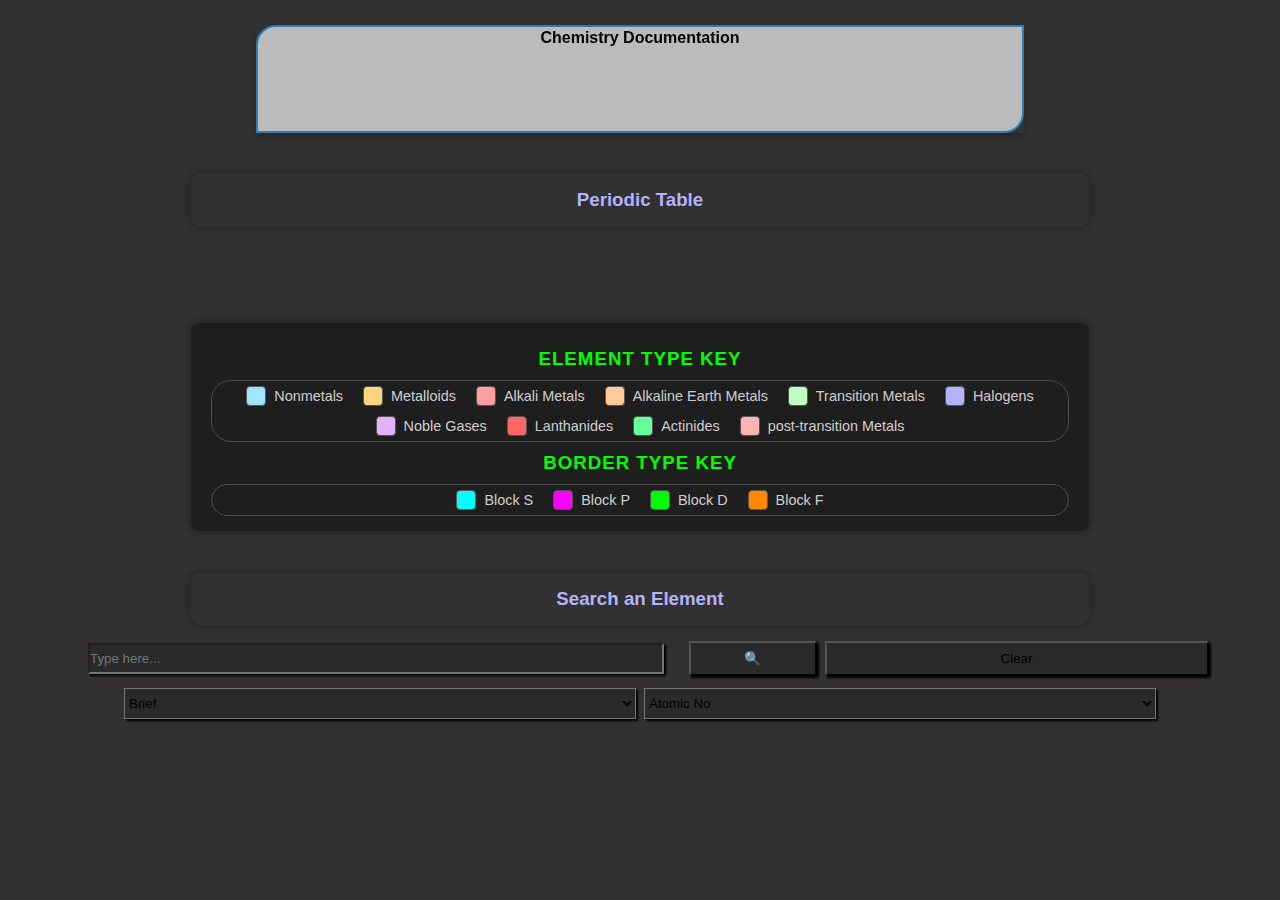
<file: Versions-temp/v1.0/single-file/chemistry-explorer.html>
<!DOCTYPE html>
<html lang="en">
<head>
  <meta charset="UTF-8" />
  <meta name="viewport" content="width=device-width, initial-scale=1.0" />
  <title>Chemistry Documentation</title>

  <style>
    :root {
      --chrome-bg: #2c2b2b;
      --panel-bg: #1f1e1e;
      --border-subtle: #2a2a2a;
      --text: #ffffff;
      --text-muted: #cfcfcf;
      --accent: #00ff00;
      --hover: #094771;
    }
    * {
      box-sizing: border-box;
      padding: 0;
      margin: 0;
    }
    body {
      background-color: rgb(50, 48, 48);
      color: white;
      height: auto;
      min-height: 100vh;
      width: 100vw;
      margin: auto;
      padding: 5px;
      font-family: Arial, sans-serif;
      overflow-y: auto;
      overflow-x: hidden;
    }
    .allContainer {
      height: 100%;
      width: 100%;
      margin: auto;
      display: flex;
      flex-direction: column;
      align-items: center;
    }
    .header {
      background-color: transparent;
      width: 60vw;
      height: 12vh;
      perspective: 1000px;
      margin: 20px;
    }
    .heading {
      position: relative;
      width: 100%;
      height: 100%;
      text-align: center;
      transition: transform 0.6s;
      transform-style: preserve-3d;
      box-shadow: 0 4px 8px 0 rgba(0, 0, 0, 0.2);
    }
    .header:hover .heading {
      transform: rotateY(180deg);
    }
    .heading-front {
      background-color: #bbb;
      color: black;
      text-align: center;
      position: absolute;
      border-top-left-radius: 20px;
      border-bottom-right-radius: 20px;
      border: 2px solid #2980b9;
      margin: auto;
      padding: 2px;
    }
    .heading-back {
      background-color: #2980b9;
      color: white;
      transform: rotateY(180deg);
      text-align: center;
      position: absolute;
      border-top-right-radius: 20px;
      border-bottom-left-radius: 20px;
      border: 2px solid #2980b9;
      margin: auto;
      padding: 2px;
    }
    .heading-front,
    .heading-back {
      position: absolute;
      width: 100%;
      height: 100%;
      -webkit-backface-visibility: hidden;
      backface-visibility: hidden;
    }

/* Periodic table grid */
.periodic-table {
  display: grid;
  grid-template-columns: repeat(18, 1fr);
  gap: 6px;
  padding: 10px;
  justify-items: center;
  max-width: 95%;
  margin: 20px auto;
}

/* Element card */
.element {
  background: var(--panel-bg);
  border: 1px solid var(--border-subtle);
  border-radius: 8px;
  padding: 8px;
  width: 55px;
  height: 55px;
  display: flex;
  flex-direction: column;
  align-items: center;
  justify-content: center;
  transition: 0.2s;
  cursor: pointer;
  position: relative;
}
.element .period-label,
.element .group-label {
  position: absolute;
  font-size: 0.5rem;
  color: rgb(145, 10, 10);
  opacity: 0.9;
}

.element .period-label {
  left: 1px;
}

.element .group-label {
  top: 2px;
  left: 0px;
}
.element:hover {
  transform: scale(1.08);
  border-color: var(--accent);
  background-color: var(--hover);
}

.symbol {
  font-size: 1.3rem;
  font-weight: bold;
  color: var(--text);
}

.number {
  font-size: 0.8rem;
  opacity: 0.8;
  color: black;
}

/* 📱 Responsive tweaks */
@media (max-width: 1200px) {
  .periodic-table {
    grid-template-columns: repeat(12, 1fr);
  }
}

@media (max-width: 900px) {
  .periodic-table {
    grid-template-columns: repeat(8, 1fr);
  }
  .element {
    width: 60px;
    height: 60px;
  }
}

@media (max-width: 600px) {
  .periodic-table {
    grid-template-columns: repeat(5, 1fr);
  }
  .element {
    width: 55px;
    height: 55px;
  }
  .symbol {
    font-size: 1.1rem;
  }
}

@media (max-width: 400px) {
  .periodic-table {
    grid-template-columns: repeat(4, 1fr);
    gap: 1px;
  }
  .element {
    width: 42px;
    height: 42px;
    padding: 6px;
  }
  .symbol {
    font-size: 1rem;
  }
  .number {
    font-size: 0.8rem;
  }
}


.legend {
  width: 90%;
  max-width: 900px;
  margin: 25px auto 40px;
  background-color: var(--panel-bg);
  border: 1px solid var(--border-subtle);
  border-radius: 10px;
  padding: 15px 20px;
  text-align: center;
  box-shadow: 0 0 10px #00000055;
}

.legend h3 {
  margin-bottom: 10px;
  color: var(--accent);
  letter-spacing: 1px;
  text-transform: uppercase;
  margin-top: 10px;
}

.legend-items1 {
  display: flex;
  flex-wrap: wrap;
  justify-content: center;
  gap: 10px 20px;
  padding: 5px;
  border: 1px solid rgb(79, 74, 74);
  border-radius: 20px;
}
.legend-items2 {
  display: flex;
  flex-wrap: wrap;
  justify-content: center;
  gap: 10px 20px;
  padding: 5px;
  border: 1px solid rgb(79, 74, 74);
  border-radius: 20px;
}

.legend-item {
  display: flex;
  align-items: center;
  font-size: 0.9rem;
  color: var(--text-muted);
}

.legend-item span {
  display: inline-block;
  width: 20px;
  height: 20px;
  margin-right: 8px;
  border-radius: 4px;
  border: 1px solid #555;
}

/* Responsive tweaks */
@media (max-width: 600px) {
  .legend-item {
    font-size: 0.8rem;
  }
  .legend-item span {
    width: 16px;
    height: 16px;
  }
}
.searchElement, .periodicTable{
  width: 90%;
  max-width: 900px;
  margin: 20px auto 10px;
  border: 1px solid var(--border-subtle);
  border-radius: 10px;
  padding: 15px 20px;
  text-align: center;
  box-shadow: 0 0 10px #00000055;
}

.headingTopic{
  color: #b3b3ff;
}
.search-element{
  width:90%;
  height: auto;
  display: flex;
  flex-direction: column;
  justify-self: center;
  align-self: center;
}
.searchbar{
  display: flex;
  flex-direction: row;
  height: 5vh;
  width: 100%;
  gap: 8px;
  padding: 3px;
  align-items: center;
  justify-content: center;
}

#searchbox{
  width: 45vw;
  background-color: var(--border-subtle);
  box-shadow: 2px 2px 2px black;
  margin: auto;
  color: white;
  height: 3.5vh;

}
#searchselect{
  background-color: var(--border-subtle);
  width: 40vw;
  height: 3.5vh;
  box-shadow: 2px 2px 2px black;
}
#searchstyleselect{
  background-color: var(--border-subtle);
  width: 40vw;
  height: 3.5vh;
  box-shadow: 2px 2px 2px black;
}
#searchbtn{

  background-color: var(--border-subtle);
  width: 10vw;
  height: 3.8vh;
  box-shadow: 2px 2px 2px black;
}

.search-result{
  background-color: var(--border-subtle);
  width: 100%;
  height: auto;
  box-shadow: 2px 2px 2px black;
}

#clearbtn{
  background-color: var(--border-subtle);
  width: 30vw;
  height: 3.8vh;
  box-shadow: 2px 2px 2px black;
}






  </style>
</head>
<body>
  <div class="allContainer">
    <div class="header">
      <div class="heading">
        <h4 class="heading-front">Chemistry Documentation</h4>
        <h6 class="heading-back">Explore the fascinating world of chemistry!</h6>
      </div>
    </div>


<div class="periodicTable">
<h3 class="headingTopic">Periodic Table</h3>
</div>

<div class="periodic-table" id="periodic-table"></div>

</div>


<div class="legend">

  <h3>Element Type Key</h3>
  <div class="legend-items1">
    <div class="legend-item"><span style="background:#a0e6ff;"></span>Nonmetals</div>
    <div class="legend-item"><span style="background:#ffd580;"></span>Metalloids</div>
    <div class="legend-item"><span style="background:#ff9e9e;"></span>Alkali Metals</div>
    <div class="legend-item"><span style="background:#ffcc99;"></span>Alkaline Earth Metals</div>
    <div class="legend-item"><span style="background:#c0ffc0;"></span>Transition Metals</div>
    <div class="legend-item"><span style="background:#b3b3ff;"></span>Halogens</div>
    <div class="legend-item"><span style="background:#e0b3ff;"></span>Noble Gases</div>
    <div class="legend-item"><span style="background:#ff6666;"></span>Lanthanides</div>
    <div class="legend-item"><span style="background:#66ff99;"></span>Actinides</div>
    <div class="legend-item"><span style="background:#ffb3b3"></span>post-transition Metals</div>
  </div>
  <h3>Border Type Key</h3>
  <div class="legend-items2">
    <div class="legend-item"><span style="background:#00ffff"></span>Block S</div>
    <div class="legend-item"><span style="background:#ff00ff"></span>Block P</div>
    <div class="legend-item"><span style="background:#00ff00"></span>Block D</div>
    <div class="legend-item"><span style="background:#ff8800"></span>Block F</div>
  </div>
  
</div>


<div class="searchElement">
  <h3 class="headingTopic">Search an Element</h3>
</div>

<div class="search-element" id="search-element">

  <div class="searchbar">
    <input type="search" id="searchbox" placeholder="Type here...">
    <button type="button" id="searchbtn">🔍</button>
        <button type="button" id="clearbtn">Clear</button>
  </div>


  <div class="searchbar">
    <select id="searchstyleselect" title="Select query style...">
      <option value="brief">Brief</option>
      <option value="detail">Detail</option>
    </select>
    <select id="searchselect" title="Select query method...">
      <option value="atomicNo">Atomic No</option>
      <option value="symbol">Symbol</option>
      <option value="name">Name</option>
    </select>
  </div>

  <div class="search-result" id="search-result">
  </div>

</div>


<div id="element-popup" style="
  display:none;
  position:fixed;
  top:0; left:0;
  width:100%; height:100%;
  background:#00000088;
  backdrop-filter: blur(3px);
  justify-content:center;
  align-items:center;
  z-index:999;
">
  <div id="popup-content" style="
    background:#1e1e1e;
    padding:20px;
    width:320px;
    border-radius:12px;
    color:white;
    box-shadow:0 0 12px black;
  "></div>
</div>



<script>
const colorMap = {
  "nonmetal": "#a0e6ff",
  "metalloid": "#ffd580",
  "alkali metal": "#ff9e9e",
  "alkaline earth metal": "#ffcc99",
  "transition metal": "#c0ffc0",
  "halogen": "#b3b3ff",
  "noble gas": "#e0b3ff",
  "lanthanide": "#ff6666",
  "actinide": "#66ff99",
  "post-transition metal": "#ffb3b3"
};

let allElements = []; // cache all elements

async function loadElements() {
  try {
    const response = await fetch("http://localhost:8080/elements.json");
    allElements = await response.json();
    renderPeriodicTable(allElements);
  } catch (error) {
    console.error("❌ Error loading JSON:", error);
  }
}

function renderPeriodicTable(elements) {
  const table = document.getElementById("periodic-table");
  table.innerHTML = "";

  elements.forEach((el) => {
    const cell = document.createElement("div");
    cell.className = "element";

    const category = (el.category || "").toLowerCase().trim();
    const color = colorMap[category] || "var(--panel-bg)";
    cell.style.backgroundColor = color;

    const blockColors = {
      s: "#00ffff",
      p: "#ff00ff",
      d: "#00ff00",
      f: "#ff8800",
    };
    const borderColor = blockColors[el.block] || "#999";
    cell.style.border = `2px solid ${borderColor}`;

    cell.title = `${el.name} (${el.atomicMass})`;

    cell.innerHTML = `
      <div class="period-label">${el.period}</div>
      <div class="group-label">${el.group}</div>
      <div class="number">${el.atomicNumber}</div>
      <div class="symbol">${el.symbol}</div>
    `;

    table.appendChild(cell);


// RIGHT-CLICK = open popup
cell.addEventListener("contextmenu", (e) => {
  e.preventDefault();
  openPopup(el);
});

// LONG PRESS = open popup
let pressTimer;
cell.addEventListener("touchstart", () => {
  pressTimer = setTimeout(() => openPopup(el), 500);
});
cell.addEventListener("touchend", () => clearTimeout(pressTimer));
  });
}

// =========================
// Popup System
// =========================
const popup = document.getElementById("element-popup");
const popupContent = document.getElementById("popup-content");

// Close popup when clicking outside it
popup.addEventListener("click", (event) => {
  if (event.target === popup) popup.style.display = "none";
});

function openPopup(el) {
  popupContent.innerHTML = `
    <h2 style="color:${colorMap[el.category.toLowerCase()] || 'white'};">
      ${el.symbol} – ${el.name}
    </h2>
    <p><strong>Atomic No:</strong> ${el.atomicNumber}</p>
    <p><strong>Atomic Mass:</strong> ${el.atomicMass}</p>
    <p><strong>Valency:</strong> ${el.valency}</p>
    <p><strong>Category:</strong> ${el.category}</p>
    <p><strong>Block:</strong> ${el.block.toUpperCase()}</p>
    <p><strong>Period:</strong> ${el.period}</p>
    <p><strong>Group:</strong> ${el.group}</p>
  `;

  popup.style.display = "flex";
}



// 🔍 SEARCH FEATURE
function searchElement() {
  const query = document.getElementById("searchbox").value.trim().toLowerCase();
  const method = document.getElementById("searchselect").value;

  if (!query) {
    renderPeriodicTable(allElements);
    return;
  }

  const results = allElements.filter((el) => {
    if (method === "name") return el.name.toLowerCase().includes(query);
    if (method === "symbol") return el.symbol.toLowerCase() === query;
    if (method === "atomicNo") return el.atomicNumber == query;
  });

  let resultDiv = document.getElementById("search-result");

  if (results.length === 0) {
    resultDiv.innerHTML = `<p style="padding:8px;color:red;">No element found!</p>`;
    renderPeriodicTable(allElements);
    return;
  }


  const styleSearch = document.getElementById("searchstyleselect").value;


  if (styleSearch == "brief"){
    // show summary
  resultDiv.innerHTML = results
    .map(
      (el) => `
      <div style="padding:8px;border-bottom:1px solid #333;">
        <strong>${el.name}</strong> (${el.symbol})<br>
        Atomic No: ${el.atomicNumber}<br>
        Atomic Mass: ${el.atomicMass}<br>
        Valency: ${el.valency}<br>
        Category: ${el.category}<br>
        Block: ${el.block.toUpperCase()}
      </div>`
    )
    .join("");


  };

  if (styleSearch == "detail"){
  // show summary
  resultDiv.innerHTML = results
    .map(
      (el) => `
      <div style="padding:8px;border-bottom:1px solid #333;">
        <strong>${el.name}</strong> (${el.symbol})<br>
        Neutrons: ${el.neutrons}<br>
        Atomic No: ${el.atomicNumber}<br>
        Atomic Mass: ${el.atomicMass}<br>
        Atomic Radius: ${el.atomicRadius}<br>
        Ionic Radius: ${el.ionicRadius}<br>
        Valency: ${el.valency}<br>
        Atomicity : ${el.atomicity}<br>
        Molecular Mass: ${el.molecularMass}<br>
        Category: ${el.category}<br>
        Phase: ${el.phase}<br>
        Standard State: ${el.standardState}<br>
        Color: ${el.color}<br>
        Block: ${el.block.toUpperCase()}<br>
        Period: ${el.period}<br>
        Group: ${el.group}<br>
        Density: ${el.density}<br>
        Melting Point: ${el.meltingPoint}<br>
        Boiling Point: ${el.boilingPoint}<br>
        Electron Configuration: ${el.electronConfiguration}<br>
        Electro-Negativity: ${el.electronegativity}<br>
        Covalent Radius: ${el.covalentRadius}<br>
        Ionization Energy: ${el.ionizationEnergy}<br>
        Electron Affinity: ${el.electronAffinity}<br>
        Oxidation States: ${el.oxidationStates}<br>
        Bonding Type: ${el.bondingType}<br>
        Crystal Structure: ${el.crystalStructure}<br>
        Isotopes: ${el.isotopes}<br>
        Radioactive: ${el.radioactive}<br>
        Toxicity: ${el.toxicity}<br>
        Occurrence: ${el.naturalOccurrence}<br>
        Origin: ${el.naturalOrManMade}<br>
        Discovered-by: ${el.discoveredBy}<br>
        Discovered-in: ${el.discoveryYear}<br>
        Uses: ${el.uses}<br>
      </div>`
    )
    .join("");
    }
document.getElementById("clearbtn").style.color = "red";

}
document.getElementById("searchbtn").addEventListener("click", searchElement);
document.getElementById("searchbox").addEventListener("keypress", (e) => {
  if (e.key === "Enter") searchElement();
});


document.getElementById("clearbtn").addEventListener("click", ()=>{   
    document.getElementById("search-result").innerHTML = '';
    document.getElementById("searchbox").value = '';
    document.getElementById("searchselect").selectedIndex = 0 ;
    document.getElementById("searchstyleselect").selectedIndex = 0;
    document.getElementById("clearbtn").style.color = "black";
    

});


loadElements();


/*There may be some inaccuracy in the information. So please verify before use.*/
//Details on elements are generated by AI and thus may be inaccurate.
</script>


</body>
</html>
</file>
<file: Versions-temp/v1.0/modular/style.css>
:root {
      --chrome-bg: #2c2b2b;
      --panel-bg: #1f1e1e;
      --border-subtle: #2a2a2a;
      --text: #ffffff;
      --text-muted: #cfcfcf;
      --accent: #00ff00;
      --hover: #094771;
    }
    * {
      box-sizing: border-box;
      padding: 0;
      margin: 0;
    }
    body {
      background-color: rgb(50, 48, 48);
      color: white;
      height: auto;
      min-height: 100vh;
      width: 100vw;
      margin: auto;
      padding: 5px;
      font-family: Arial, sans-serif;
      overflow-y: auto;
      overflow-x: hidden;
    }
    .allContainer {
      height: 100%;
      width: 100%;
      margin: auto;
      display: flex;
      flex-direction: column;
      align-items: center;
    }
    .header {
      background-color: transparent;
      width: 60vw;
      height: 12vh;
      perspective: 1000px;
      margin: 20px;
    }
    .heading {
      position: relative;
      width: 100%;
      height: 100%;
      text-align: center;
      transition: transform 0.6s;
      transform-style: preserve-3d;
      box-shadow: 0 4px 8px 0 rgba(0, 0, 0, 0.2);
    }
    .header:hover .heading {
      transform: rotateY(180deg);
    }
    .heading-front {
      background-color: #bbb;
      color: black;
      text-align: center;
      position: absolute;
      border-top-left-radius: 20px;
      border-bottom-right-radius: 20px;
      border: 2px solid #2980b9;
      margin: auto;
      padding: 2px;
    }
    .heading-back {
      background-color: #2980b9;
      color: white;
      transform: rotateY(180deg);
      text-align: center;
      position: absolute;
      border-top-right-radius: 20px;
      border-bottom-left-radius: 20px;
      border: 2px solid #2980b9;
      margin: auto;
      padding: 2px;
    }
    .heading-front,
    .heading-back {
      position: absolute;
      width: 100%;
      height: 100%;
      -webkit-backface-visibility: hidden;
      backface-visibility: hidden;
    }

/* Periodic table grid */
.periodic-table {
  display: grid;
  grid-template-columns: repeat(18, 1fr);
  gap: 6px;
  padding: 10px;
  justify-items: center;
  max-width: 95%;
  margin: 20px auto;
}

/* Element card */
.element {
  background: var(--panel-bg);
  border: 1px solid var(--border-subtle);
  border-radius: 8px;
  padding: 8px;
  width: 55px;
  height: 55px;
  display: flex;
  flex-direction: column;
  align-items: center;
  justify-content: center;
  transition: 0.2s;
  cursor: pointer;
  position: relative;
}
.element .period-label,
.element .group-label {
  position: absolute;
  font-size: 0.5rem;
  color: rgb(145, 10, 10);
  opacity: 0.9;
}

.element .period-label {
  left: 1px;
}

.element .group-label {
  top: 2px;
  left: 0px;
}
.element:hover {
  transform: scale(1.08);
  border-color: var(--accent);
  background-color: var(--hover);
}

.symbol {
  font-size: 1.3rem;
  font-weight: bold;
  color: var(--text);
}

.number {
  font-size: 0.8rem;
  opacity: 0.8;
  color: black;
}

/* 📱 Responsive tweaks */
@media (max-width: 1200px) {
  .periodic-table {
    grid-template-columns: repeat(12, 1fr);
  }
}

@media (max-width: 900px) {
  .periodic-table {
    grid-template-columns: repeat(8, 1fr);
  }
  .element {
    width: 60px;
    height: 60px;
  }
}

@media (max-width: 600px) {
  .periodic-table {
    grid-template-columns: repeat(5, 1fr);
  }
  .element {
    width: 55px;
    height: 55px;
  }
  .symbol {
    font-size: 1.1rem;
  }
}

@media (max-width: 400px) {
  .periodic-table {
    grid-template-columns: repeat(4, 1fr);
    gap: 1px;
  }
  .element {
    width: 42px;
    height: 42px;
    padding: 6px;
  }
  .symbol {
    font-size: 1rem;
  }
  .number {
    font-size: 0.8rem;
  }
}


.legend {
  width: 90%;
  max-width: 900px;
  margin: 25px auto 40px;
  background-color: var(--panel-bg);
  border: 1px solid var(--border-subtle);
  border-radius: 10px;
  padding: 15px 20px;
  text-align: center;
  box-shadow: 0 0 10px #00000055;
}

.legend h3 {
  margin-bottom: 10px;
  color: var(--accent);
  letter-spacing: 1px;
  text-transform: uppercase;
  margin-top: 10px;
}

.legend-items1 {
  display: flex;
  flex-wrap: wrap;
  justify-content: center;
  gap: 10px 20px;
  padding: 5px;
  border: 1px solid rgb(79, 74, 74);
  border-radius: 20px;
}
.legend-items2 {
  display: flex;
  flex-wrap: wrap;
  justify-content: center;
  gap: 10px 20px;
  padding: 5px;
  border: 1px solid rgb(79, 74, 74);
  border-radius: 20px;
}

.legend-item {
  display: flex;
  align-items: center;
  font-size: 0.9rem;
  color: var(--text-muted);
}

.legend-item span {
  display: inline-block;
  width: 20px;
  height: 20px;
  margin-right: 8px;
  border-radius: 4px;
  border: 1px solid #555;
}

/* Responsive tweaks */
@media (max-width: 600px) {
  .legend-item {
    font-size: 0.8rem;
  }
  .legend-item span {
    width: 16px;
    height: 16px;
  }
}
.searchElement, .periodicTable{
  width: 90%;
  max-width: 900px;
  margin: 20px auto 10px;
  border: 1px solid var(--border-subtle);
  border-radius: 10px;
  padding: 15px 20px;
  text-align: center;
  box-shadow: 0 0 10px #00000055;
}

.headingTopic{
  color: #b3b3ff;
}
.search-element{
  width:90%;
  height: auto;
  display: flex;
  flex-direction: column;
  justify-self: center;
  align-self: center;
}
.searchbar{
  display: flex;
  flex-direction: row;
  height: 5vh;
  width: 100%;
  gap: 8px;
  padding: 3px;
  align-items: center;
  justify-content: center;
}

#searchbox{
  width: 45vw;
  background-color: var(--border-subtle);
  box-shadow: 2px 2px 2px black;
  margin: auto;
  color: white;
  height: 3.5vh;

}
#searchselect{
  background-color: var(--border-subtle);
  width: 40vw;
  height: 3.5vh;
  box-shadow: 2px 2px 2px black;
}
#searchstyleselect{
  background-color: var(--border-subtle);
  width: 40vw;
  height: 3.5vh;
  box-shadow: 2px 2px 2px black;
}
#searchbtn{

  background-color: var(--border-subtle);
  width: 10vw;
  height: 3.8vh;
  box-shadow: 2px 2px 2px black;
}

.search-result{
  background-color: var(--border-subtle);
  width: 100%;
  height: auto;
  box-shadow: 2px 2px 2px black;
}

#clearbtn{
  background-color: var(--border-subtle);
  width: 30vw;
  height: 3.8vh;
  box-shadow: 2px 2px 2px black;
}
</file>
